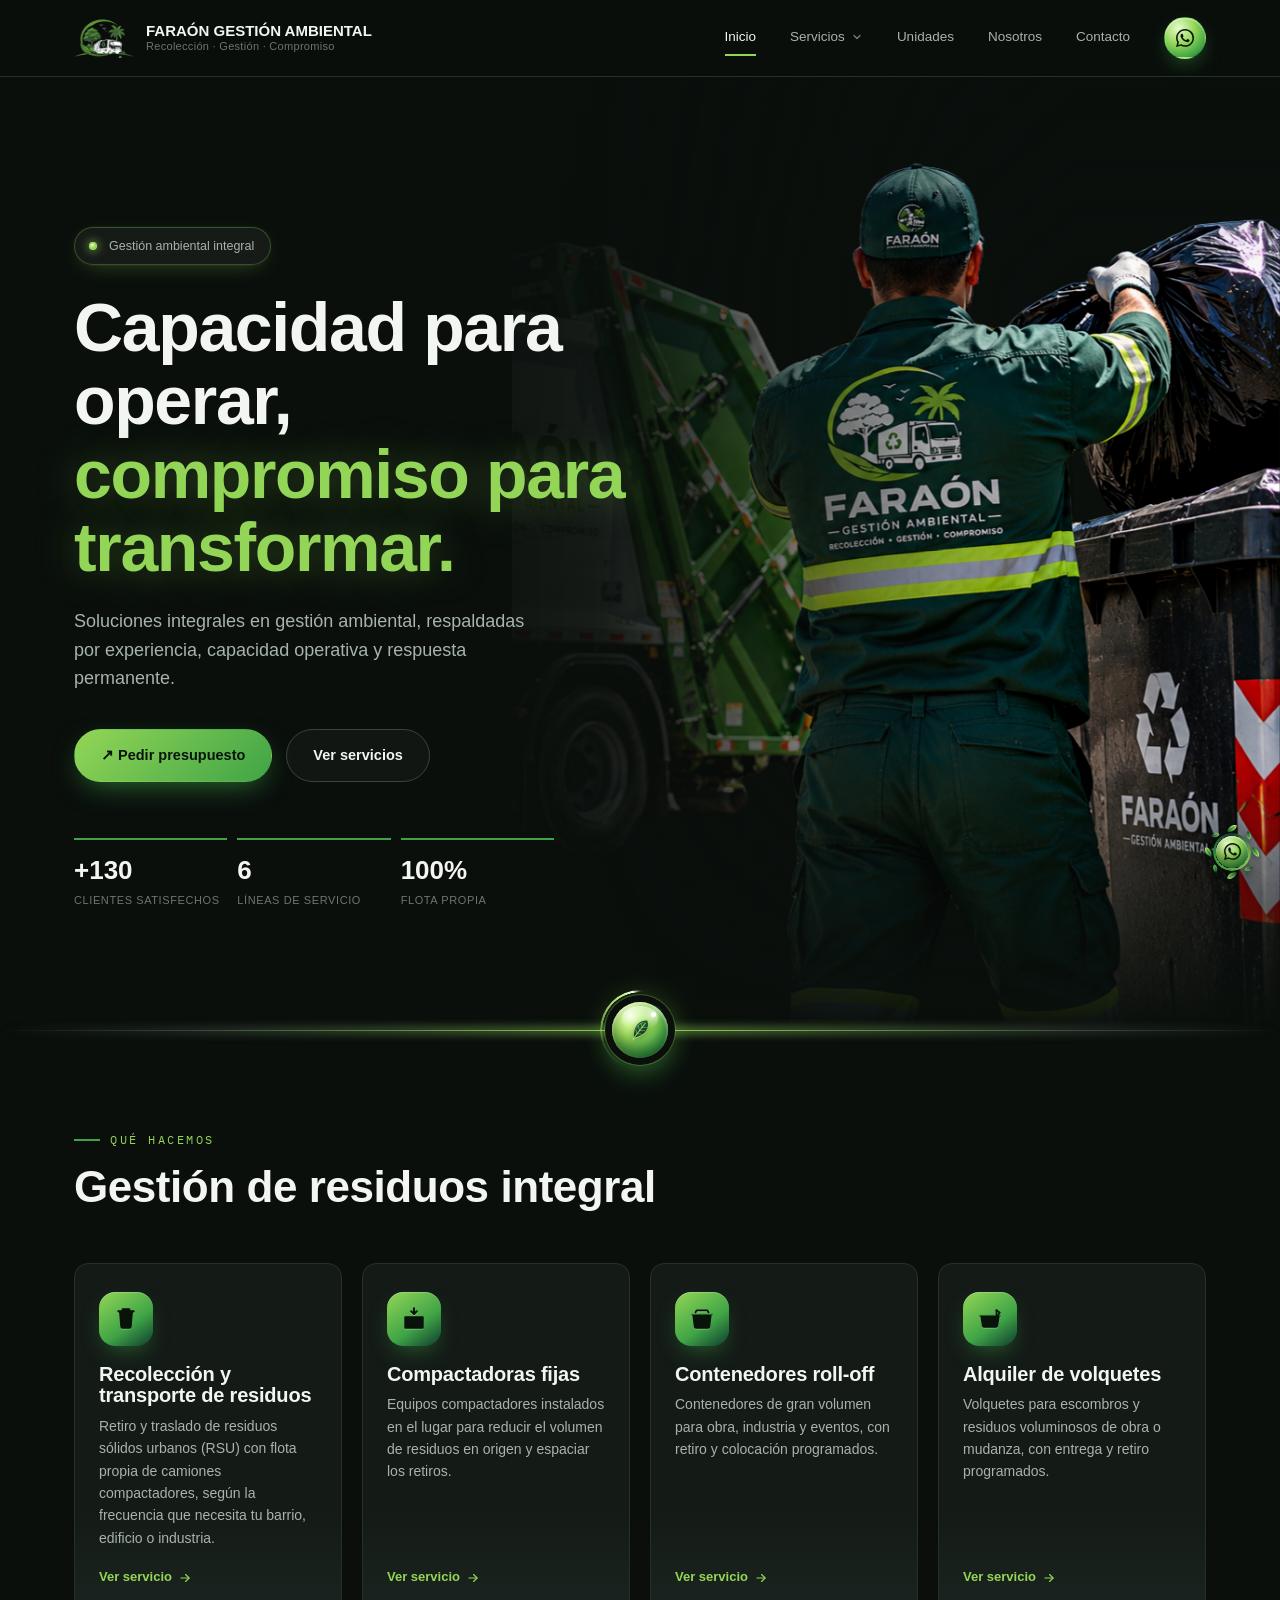
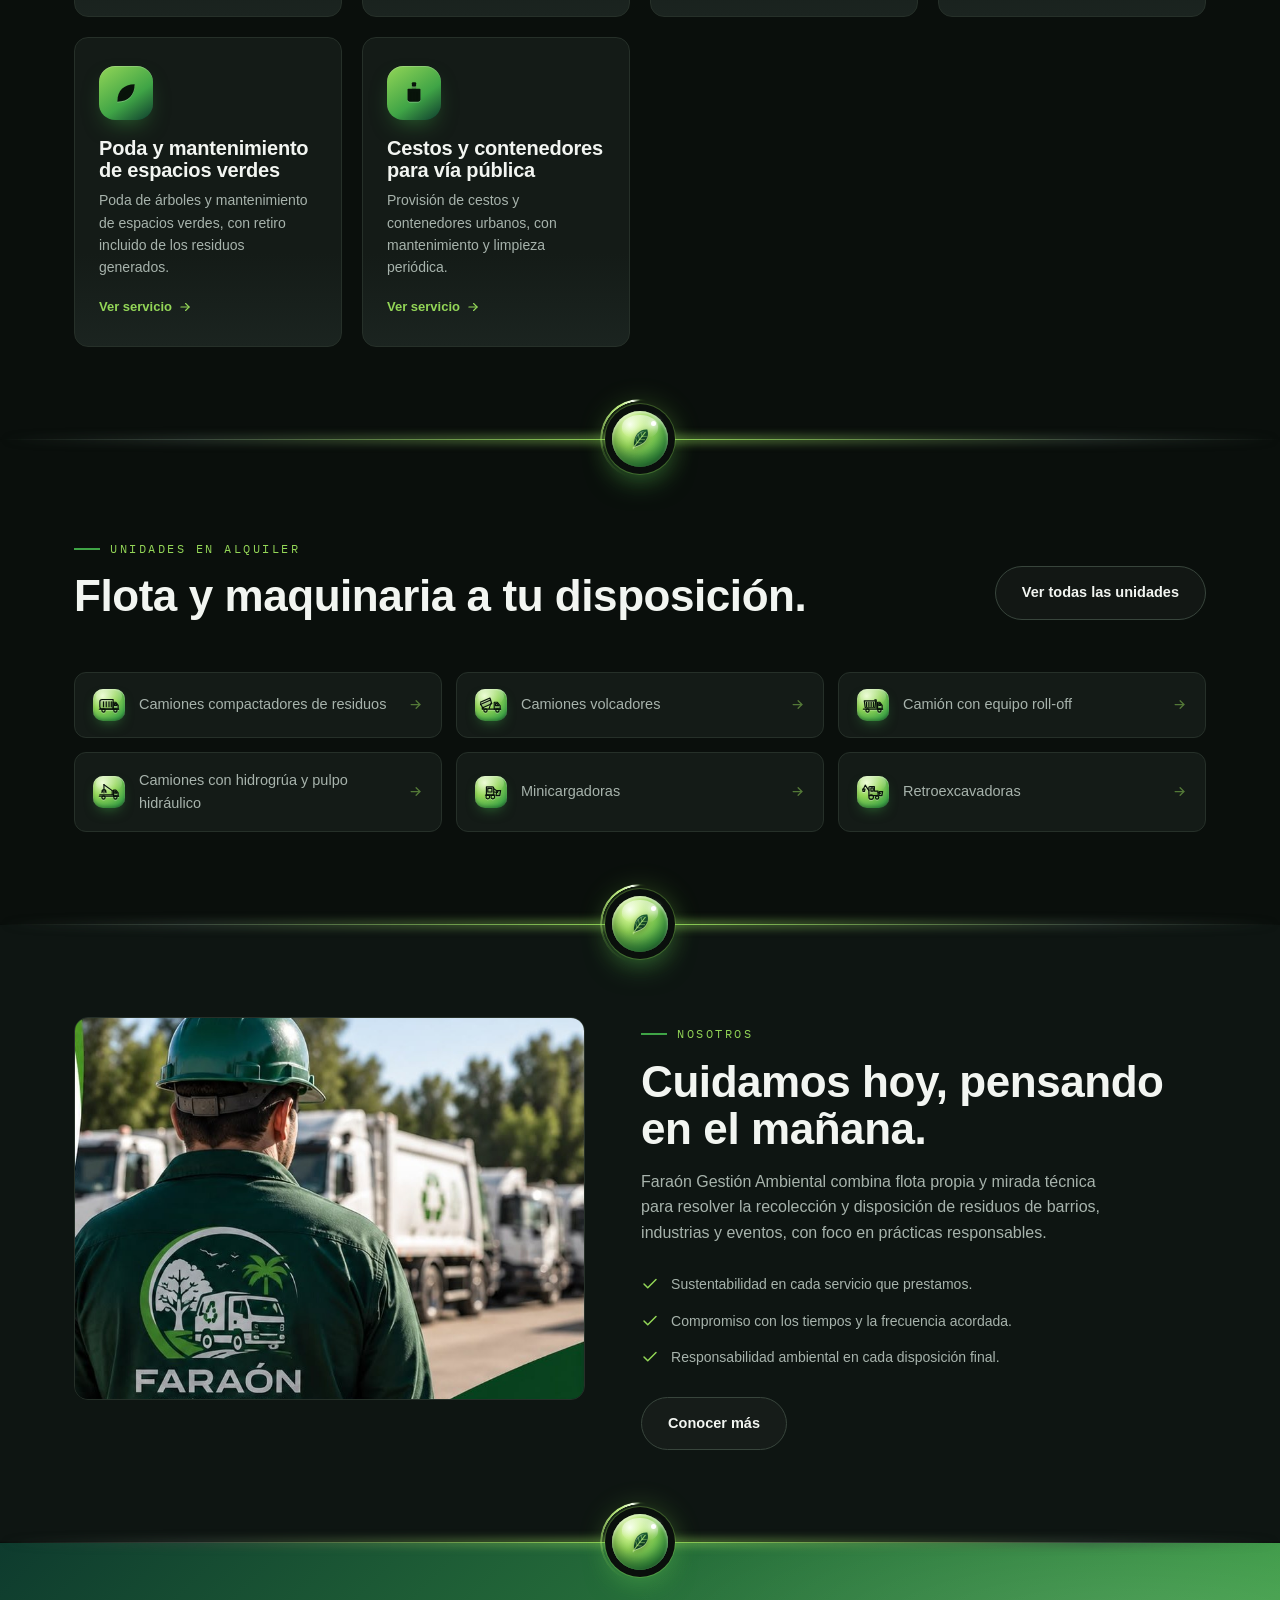
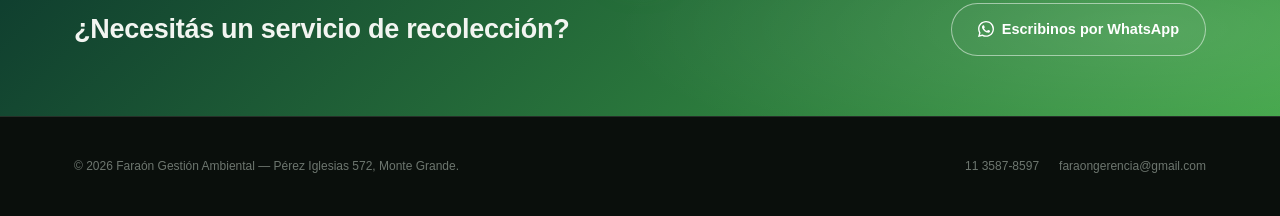
<file: index.html>
<!doctype html>
<html lang="es">
<head>
<meta charset="UTF-8" />
<meta name="viewport" content="width=device-width, initial-scale=1.0" />
<title>Faraón Gestión Ambiental — Recolección y gestión de residuos</title>
<meta name="description" content="Recolección y transporte de residuos sólidos urbanos (RSU), compactadoras fijas, contenedores roll-off, alquiler de volquetes y poda. Monte Grande, Buenos Aires." />
<link rel="icon" type="image/png" href="assets/logo-icon.png" />
<link rel="preconnect" href="https://fonts.googleapis.com" />
<link rel="preconnect" href="https://fonts.gstatic.com" crossorigin />
<link rel="stylesheet" href="https://api.fontshare.com/v2/css?f[]=clash-display@500,600,700&f[]=general-sans@400,500,600,700&display=swap" />
<link href="https://fonts.googleapis.com/css2?family=IBM+Plex+Mono:wght@500;600&display=swap" rel="stylesheet" />
<link rel="stylesheet" href="css/style.css?v=32" />
</head>
<body class="home">

<header class="site-header">
  <div class="container">
    <a href="index.html" class="brand">
      <img src="assets/logo-icon.png" alt="Faraón Gestión Ambiental" />
      <span class="brand-text">FARAÓN GESTIÓN AMBIENTAL<small>Recolección · Gestión · Compromiso</small></span>
    </a>
    <nav class="main-nav">
      <a href="index.html" class="active">Inicio</a>
      <a href="servicios.html">Servicios</a>
      <a href="unidades.html">Unidades</a>
      <a href="nosotros.html">Nosotros</a>
      <a href="contacto.html">Contacto</a>
      <a href="https://wa.me/5491135878597" class="btn btn-primary nav-whatsapp" target="_blank" rel="noopener" aria-label="WhatsApp"><svg width="18" height="18" viewBox="0 0 24 24" fill="currentColor"><path d="M17.472 14.382c-.297-.149-1.758-.867-2.03-.967-.273-.099-.471-.148-.67.15-.197.297-.767.966-.94 1.164-.173.199-.347.223-.644.075-.297-.15-1.255-.463-2.39-1.475-.883-.788-1.48-1.761-1.653-2.059-.173-.297-.018-.458.13-.606.134-.133.298-.347.446-.52.149-.174.198-.298.298-.497.099-.198.05-.371-.025-.52-.075-.149-.669-1.612-.916-2.207-.242-.579-.487-.5-.669-.51-.173-.008-.371-.01-.57-.01-.198 0-.52.074-.792.372-.272.297-1.04 1.016-1.04 2.479 0 1.462 1.065 2.875 1.213 3.074.149.198 2.096 3.2 5.077 4.487.709.306 1.262.489 1.694.625.712.227 1.36.195 1.871.118.571-.085 1.758-.719 2.006-1.413.248-.694.248-1.289.173-1.413-.074-.124-.272-.198-.57-.347m-5.421 7.403h-.004a9.87 9.87 0 0 1-5.031-1.378l-.361-.214-3.741.982.998-3.648-.235-.374a9.86 9.86 0 0 1-1.51-5.26c.001-5.45 4.436-9.884 9.888-9.884 2.64 0 5.122 1.03 6.988 2.898a9.825 9.825 0 0 1 2.893 6.994c-.003 5.45-4.437 9.884-9.885 9.884M20.52 3.449C18.24 1.245 15.24 0 12.045 0 5.463 0 .102 5.36.1 11.943c0 2.105.549 4.16 1.595 5.976L0 24l6.335-1.652c1.746.943 3.706 1.444 5.71 1.444h.005c6.585 0 11.946-5.36 11.949-11.944 0-3.19-1.24-6.19-3.502-8.4"/></svg></a>
    </nav>
    <button class="nav-toggle" aria-label="Abrir menú">
      <svg width="20" height="20" viewBox="0 0 24 24" fill="none" stroke="currentColor" stroke-width="1.8" stroke-linecap="round"><line x1="3" y1="6" x2="21" y2="6"/><line x1="3" y1="12" x2="21" y2="12"/><line x1="3" y1="18" x2="21" y2="18"/></svg>
    </button>
  </div>
</header>

<section class="hero">
  <div class="hero-photo">
    <img src="assets/camion-obrero.png" alt="Camión recolector y operario de Faraón Gestión Ambiental trabajando" />
  </div>
  <div class="hero-photo-fade"></div>
  <div class="container">
    <div class="hero-content">
      <div class="pill-badge hero-enter" style="animation-delay:.05s"><span class="dot"></span>Gestión ambiental integral</div>
      <h1 class="hero-enter" style="animation-delay:.16s">Capacidad para operar,<br /><span>compromiso para transformar.</span></h1>
      <p class="lead hero-enter" style="animation-delay:.27s">Soluciones integrales en gestión ambiental, respaldadas por experiencia, capacidad operativa y respuesta permanente.</p>
      <div class="hero-actions hero-enter" style="animation-delay:.38s">
        <a href="contacto.html" class="btn btn-primary">↗ Pedir presupuesto</a>
        <a href="servicios.html" class="btn btn-ghost">Ver servicios</a>
      </div>
      <div class="hero-stats hero-enter" style="animation-delay:.49s">
        <div class="hero-stat"><div class="num" data-count-to="130" data-prefix="+">0</div><div class="label">Clientes satisfechos</div></div>
        <div class="hero-stat"><div class="num" data-count-to="6">0</div><div class="label">Líneas de servicio</div></div>
        <div class="hero-stat"><div class="num" data-count-to="100" data-suffix="%">0</div><div class="label">Flota propia</div></div>
      </div>
    </div>
  </div>
</section>

<section>
  <div class="container">
    <div class="section-head reveal">
      <div class="eyebrow">Qué hacemos</div>
      <h2>Gestión de residuos integral</h2>
    </div>
    <div class="services-grid">
      <a href="recoleccion-rsu.html" class="service-card reveal">
        <div class="icon-badge">
          <svg width="26" height="26" viewBox="0 0 24 24" fill="currentColor"><path d="M9 2h6a1 1 0 0 1 1 1v1h3a1 1 0 1 1 0 2h-.6l-1.1 13.2A2 2 0 0 1 15.3 21H8.7a2 2 0 0 1-2-1.8L5.6 6H5a1 1 0 1 1 0-2h3V3a1 1 0 0 1 1-1Z"/><path d="M9 9v9M12 9v9M15 9v9" stroke="rgba(8,19,10,.35)" stroke-width="1.4" stroke-linecap="round"/></svg>
        </div>
        <h3>Recolección y transporte de residuos</h3>
        <p>Retiro y traslado de residuos sólidos urbanos (RSU) con flota propia de camiones compactadores, según la frecuencia que necesita tu barrio, edificio o industria.</p>
        <span class="card-more">Ver servicio <svg width="14" height="14" viewBox="0 0 24 24" fill="none" stroke="currentColor" stroke-width="2" stroke-linecap="round" stroke-linejoin="round"><line x1="5" y1="12" x2="19" y2="12"/><polyline points="13 6 19 12 13 18"/></svg></span>
      </a>
      <a href="compactadoras-fijas.html" class="service-card reveal">
        <div class="icon-badge">
          <svg width="26" height="26" viewBox="0 0 24 24" fill="currentColor"><path d="M4 9.5h16a1 1 0 0 1 1 1V20a1 1 0 0 1-1 1H4a1 1 0 0 1-1-1v-9.5a1 1 0 0 1 1-1Z"/><rect x="5.5" y="11.5" width="13" height="2.4" rx=".7" fill="rgba(8,19,10,.45)"/><path d="M7 17.2h10M7 19h10" stroke="rgba(8,19,10,.3)" stroke-width="1.2" stroke-linecap="round"/><path d="M12 2v5.2M9.4 4.8 12 7.4l2.6-2.6" fill="none" stroke="currentColor" stroke-width="1.8" stroke-linecap="round" stroke-linejoin="round"/></svg>
        </div>
        <h3>Compactadoras fijas</h3>
        <p>Equipos compactadores instalados en el lugar para reducir el volumen de residuos en origen y espaciar los retiros.</p>
        <span class="card-more">Ver servicio <svg width="14" height="14" viewBox="0 0 24 24" fill="none" stroke="currentColor" stroke-width="2" stroke-linecap="round" stroke-linejoin="round"><line x1="5" y1="12" x2="19" y2="12"/><polyline points="13 6 19 12 13 18"/></svg></span>
      </a>
      <a href="contenedores-roll-off.html" class="service-card reveal">
        <div class="icon-badge">
          <svg width="26" height="26" viewBox="0 0 24 24" fill="currentColor"><path d="M3 8h18l-1.4 11.2A2 2 0 0 1 17.6 21H6.4a2 2 0 0 1-2-1.8L3 8Z"/><path d="M2 8h20" stroke="rgba(8,19,10,.4)" stroke-width="1.6"/><path d="M6 6l1-2h10l1 2" fill="none" stroke="currentColor" stroke-width="1.6" stroke-linecap="round" stroke-linejoin="round"/></svg>
        </div>
        <h3>Contenedores roll-off</h3>
        <p>Contenedores de gran volumen para obra, industria y eventos, con retiro y colocación programados.</p>
        <span class="card-more">Ver servicio <svg width="14" height="14" viewBox="0 0 24 24" fill="none" stroke="currentColor" stroke-width="2" stroke-linecap="round" stroke-linejoin="round"><line x1="5" y1="12" x2="19" y2="12"/><polyline points="13 6 19 12 13 18"/></svg></span>
      </a>
      <a href="alquiler-volquetes.html" class="service-card reveal">
        <div class="icon-badge">
          <svg width="26" height="26" viewBox="0 0 24 24" fill="currentColor"><path d="M3 9h18l-1.5 9.4A2 2 0 0 1 17.5 20h-11a2 2 0 0 1-2-1.6L3 9Z"/><path d="M2 9h20" stroke="rgba(8,19,10,.4)" stroke-width="1.6"/><path d="M18 4l3 2.2-1.6 2.4" fill="none" stroke="currentColor" stroke-width="1.7" stroke-linecap="round" stroke-linejoin="round"/><path d="M18 4v4.4" stroke="currentColor" stroke-width="1.7" stroke-linecap="round"/></svg>
        </div>
        <h3>Alquiler de volquetes</h3>
        <p>Volquetes para escombros y residuos voluminosos de obra o mudanza, con entrega y retiro programados.</p>
        <span class="card-more">Ver servicio <svg width="14" height="14" viewBox="0 0 24 24" fill="none" stroke="currentColor" stroke-width="2" stroke-linecap="round" stroke-linejoin="round"><line x1="5" y1="12" x2="19" y2="12"/><polyline points="13 6 19 12 13 18"/></svg></span>
      </a>
      <a href="poda-espacios-verdes.html" class="service-card reveal">
        <div class="icon-badge">
          <svg width="26" height="26" viewBox="0 0 24 24" fill="currentColor"><path d="M20 4C10 4 4 10 4 20c10 0 16-6 16-16Z"/><path d="M7 17 17 7" stroke="rgba(8,19,10,.35)" stroke-width="1.4" stroke-linecap="round" fill="none"/></svg>
        </div>
        <h3>Poda y mantenimiento de espacios verdes</h3>
        <p>Poda de árboles y mantenimiento de espacios verdes, con retiro incluido de los residuos generados.</p>
        <span class="card-more">Ver servicio <svg width="14" height="14" viewBox="0 0 24 24" fill="none" stroke="currentColor" stroke-width="2" stroke-linecap="round" stroke-linejoin="round"><line x1="5" y1="12" x2="19" y2="12"/><polyline points="13 6 19 12 13 18"/></svg></span>
      </a>
      <a href="contenedores-urbanos.html" class="service-card reveal">
        <div class="icon-badge">
          <svg width="26" height="26" viewBox="0 0 24 24" fill="currentColor"><rect x="10" y="2" width="4" height="4" rx="1"/><rect x="10" y="5" width="4" height="12" rx="1" fill="rgba(8,19,10,.25)"/><path d="M6 9a1 1 0 0 1 1-1h10a1 1 0 0 1 1 1v9a2 2 0 0 1-2 2H8a2 2 0 0 1-2-2Z"/><path d="M9 12v6M12 12v6M15 12v6" stroke="rgba(8,19,10,.35)" stroke-width="1.3" stroke-linecap="round"/></svg>
        </div>
        <h3>Cestos y contenedores para vía pública</h3>
        <p>Provisión de cestos y contenedores urbanos, con mantenimiento y limpieza periódica.</p>
        <span class="card-more">Ver servicio <svg width="14" height="14" viewBox="0 0 24 24" fill="none" stroke="currentColor" stroke-width="2" stroke-linecap="round" stroke-linejoin="round"><line x1="5" y1="12" x2="19" y2="12"/><polyline points="13 6 19 12 13 18"/></svg></span>
      </a>
    </div>
  </div>
</section>

<section id="unidades-home">
  <div class="container">
    <div class="section-head reveal units-home-head">
      <div>
        <div class="eyebrow">Unidades en alquiler</div>
        <h2>Flota y maquinaria a tu disposición.</h2>
      </div>
      <a href="unidades.html" class="btn btn-ghost">Ver todas las unidades</a>
    </div>
    <div class="svc-tiles reveal">
        <a href="unidades.html#compactadores" class="svc-tile unit-tile"><span class="dd-icon"><svg width="22" height="22" viewBox="0 0 48 48" fill="none" stroke="currentColor" stroke-width="2" stroke-linecap="round" stroke-linejoin="round" aria-hidden="true"><path d="M9 12h24v21H9a5 5 0 0 1-5-5V17a5 5 0 0 1 5-5Z" fill="currentColor" fill-opacity=".14"/><path d="M12 17v11M18 17v11M24 17v11M29 17v11"/><path d="M33 18h6l5 7v8H33Z" fill="currentColor" fill-opacity=".14"/><path d="M36 21h3l2.5 4H36Z"/><path d="M3 33h42"/><circle cx="12" cy="36" r="3.5"/><circle cx="38" cy="36" r="3.5"/></svg></span><span class="svc-tile-title">Camiones compactadores de residuos</span><span class="svc-tile-arrow"><svg width="15" height="15" viewBox="0 0 24 24" fill="none" stroke="currentColor" stroke-width="2" stroke-linecap="round" stroke-linejoin="round"><line x1="5" y1="12" x2="19" y2="12"/><polyline points="13 6 19 12 13 18"/></svg></span></a>
        <a href="unidades.html#volcadores" class="svc-tile unit-tile"><span class="dd-icon"><svg width="22" height="22" viewBox="0 0 48 48" fill="none" stroke="currentColor" stroke-width="2" stroke-linecap="round" stroke-linejoin="round" aria-hidden="true"><g transform="rotate(-24 6 30)"><path d="M4 17h25l-1.5 13H6Z" fill="currentColor" fill-opacity=".14"/><path d="M4 21.5h24.5"/></g><path d="M20 32l3.5-11"/><circle cx="6" cy="30.5" r="1.3" fill="currentColor"/><path d="M31 18h7l6 8v7H31Z" fill="currentColor" fill-opacity=".14"/><path d="M34 21h3.5l3 4.5H34Z"/><path d="M5 33h40"/><circle cx="12" cy="36" r="3.5"/><circle cx="38" cy="36" r="3.5"/></svg></span><span class="svc-tile-title">Camiones volcadores</span><span class="svc-tile-arrow"><svg width="15" height="15" viewBox="0 0 24 24" fill="none" stroke="currentColor" stroke-width="2" stroke-linecap="round" stroke-linejoin="round"><line x1="5" y1="12" x2="19" y2="12"/><polyline points="13 6 19 12 13 18"/></svg></span></a>
        <a href="unidades.html#roll-off" class="svc-tile unit-tile"><span class="dd-icon"><svg width="22" height="22" viewBox="0 0 48 48" fill="none" stroke="currentColor" stroke-width="2" stroke-linecap="round" stroke-linejoin="round" aria-hidden="true"><path d="M5 15h25l-2 15H7Z" fill="currentColor" fill-opacity=".14"/><path d="M10 18v9M15 18v9M20 18v9M25 18v9"/><path d="M31 31V13h-3"/><path d="M34 18h5l5 7v8H34Z" fill="currentColor" fill-opacity=".14"/><path d="M36.5 21h2.5l2.5 4h-5Z"/><path d="M3 33h42"/><circle cx="12" cy="36" r="3.5"/><circle cx="38" cy="36" r="3.5"/></svg></span><span class="svc-tile-title">Camión con equipo roll-off</span><span class="svc-tile-arrow"><svg width="15" height="15" viewBox="0 0 24 24" fill="none" stroke="currentColor" stroke-width="2" stroke-linecap="round" stroke-linejoin="round"><line x1="5" y1="12" x2="19" y2="12"/><polyline points="13 6 19 12 13 18"/></svg></span></a>
        <a href="unidades.html#hidrogrua" class="svc-tile unit-tile"><span class="dd-icon"><svg width="22" height="22" viewBox="0 0 48 48" fill="none" stroke="currentColor" stroke-width="2" stroke-linecap="round" stroke-linejoin="round" aria-hidden="true"><path d="M34 20h5l5 6v7H34Z" fill="currentColor" fill-opacity=".14"/><path d="M36.5 23h2.5l2.5 3.5h-5Z"/><path d="M4 30h30"/><path d="M31 30v-9"/><path d="M31 21 13 8" stroke-width="2.6"/><path d="M13 8v11.5"/><path d="M8.5 22c1-4 8-4 9 0M10 22l-1.5 3.5M13 21.5V26M16 22l1.5 3.5"/><path d="M3 33h42"/><circle cx="12" cy="36" r="3.5"/><circle cx="38" cy="36" r="3.5"/></svg></span><span class="svc-tile-title">Camiones con hidrogrúa y pulpo hidráulico</span><span class="svc-tile-arrow"><svg width="15" height="15" viewBox="0 0 24 24" fill="none" stroke="currentColor" stroke-width="2" stroke-linecap="round" stroke-linejoin="round"><line x1="5" y1="12" x2="19" y2="12"/><polyline points="13 6 19 12 13 18"/></svg></span></a>
        <a href="unidades.html#minicargadoras" class="svc-tile unit-tile"><span class="dd-icon"><svg width="22" height="22" viewBox="0 0 48 48" fill="none" stroke="currentColor" stroke-width="2" stroke-linecap="round" stroke-linejoin="round" aria-hidden="true"><path d="M14 13h13a3 3 0 0 1 3 3v15H14Z" fill="currentColor" fill-opacity=".14"/><path d="M17 16h9v8h-9Z"/><path d="M30 17l9 6"/><path d="M30 24l8 1"/><path d="M37 21h8l-2 11h-8Z" fill="currentColor" fill-opacity=".14"/><path d="M12 31h20"/><circle cx="17" cy="35" r="4"/><circle cx="28" cy="35" r="4"/></svg></span><span class="svc-tile-title">Minicargadoras</span><span class="svc-tile-arrow"><svg width="15" height="15" viewBox="0 0 24 24" fill="none" stroke="currentColor" stroke-width="2" stroke-linecap="round" stroke-linejoin="round"><line x1="5" y1="12" x2="19" y2="12"/><polyline points="13 6 19 12 13 18"/></svg></span></a>
        <a href="unidades.html#retroexcavadoras" class="svc-tile unit-tile"><span class="dd-icon"><svg width="22" height="22" viewBox="0 0 48 48" fill="none" stroke="currentColor" stroke-width="2" stroke-linecap="round" stroke-linejoin="round" aria-hidden="true"><path d="M17 12h10v10h8v10H15V14a2 2 0 0 1 2-2Z" fill="currentColor" fill-opacity=".14"/><path d="M19.5 15h5v7h-5Z"/><path d="M35 25l5 2"/><path d="M38 23h7l-1.5 9H37Z" fill="currentColor" fill-opacity=".14"/><path d="M15 21 7 9l-4 9"/><path d="M1.5 17.5h5l-1 5h-3.5Z" fill="currentColor" fill-opacity=".14"/><circle cx="20" cy="35" r="5"/><circle cx="33" cy="36" r="3.5"/></svg></span><span class="svc-tile-title">Retroexcavadoras</span><span class="svc-tile-arrow"><svg width="15" height="15" viewBox="0 0 24 24" fill="none" stroke="currentColor" stroke-width="2" stroke-linecap="round" stroke-linejoin="round"><line x1="5" y1="12" x2="19" y2="12"/><polyline points="13 6 19 12 13 18"/></svg></span></a>
    </div>
  </div>
</section>

<section class="alt">
  <div class="container about-grid">
    <div class="about-art reveal-scale">
      <img src="assets/nosotros-foto.jpg" alt="Operario de Faraón Gestión Ambiental frente a la flota de camiones recolectores" style="position:absolute; inset:0; width:100%; height:100%; object-fit:cover;" />
    </div>
    <div class="reveal">
      <div class="eyebrow">Nosotros</div>
      <h2>Cuidamos hoy, pensando en el mañana.</h2>
      <p style="margin-top:16px; max-width:460px;">Faraón Gestión Ambiental combina flota propia y mirada técnica para resolver la recolección y disposición de residuos de barrios, industrias y eventos, con foco en prácticas responsables.</p>
      <ul class="about-list">
        <li><svg width="18" height="18" viewBox="0 0 24 24" fill="none" stroke="currentColor" stroke-width="2" stroke-linecap="round" stroke-linejoin="round"><polyline points="20 6 9 17 4 12"/></svg> Sustentabilidad en cada servicio que prestamos.</li>
        <li><svg width="18" height="18" viewBox="0 0 24 24" fill="none" stroke="currentColor" stroke-width="2" stroke-linecap="round" stroke-linejoin="round"><polyline points="20 6 9 17 4 12"/></svg> Compromiso con los tiempos y la frecuencia acordada.</li>
        <li><svg width="18" height="18" viewBox="0 0 24 24" fill="none" stroke="currentColor" stroke-width="2" stroke-linecap="round" stroke-linejoin="round"><polyline points="20 6 9 17 4 12"/></svg> Responsabilidad ambiental en cada disposición final.</li>
      </ul>
      <a href="nosotros.html" class="btn btn-ghost" style="margin-top:28px;">Conocer más</a>
    </div>
  </div>
</section>

<section class="cta-strip">
  <div class="container reveal">
    <h2>¿Necesitás un servicio de recolección?</h2>
    <a href="https://wa.me/5491135878597" class="btn btn-ghost" target="_blank" rel="noopener"><svg width="16" height="16" viewBox="0 0 24 24" fill="currentColor"><path d="M17.472 14.382c-.297-.149-1.758-.867-2.03-.967-.273-.099-.471-.148-.67.15-.197.297-.767.966-.94 1.164-.173.199-.347.223-.644.075-.297-.15-1.255-.463-2.39-1.475-.883-.788-1.48-1.761-1.653-2.059-.173-.297-.018-.458.13-.606.134-.133.298-.347.446-.52.149-.174.198-.298.298-.497.099-.198.05-.371-.025-.52-.075-.149-.669-1.612-.916-2.207-.242-.579-.487-.5-.669-.51-.173-.008-.371-.01-.57-.01-.198 0-.52.074-.792.372-.272.297-1.04 1.016-1.04 2.479 0 1.462 1.065 2.875 1.213 3.074.149.198 2.096 3.2 5.077 4.487.709.306 1.262.489 1.694.625.712.227 1.36.195 1.871.118.571-.085 1.758-.719 2.006-1.413.248-.694.248-1.289.173-1.413-.074-.124-.272-.198-.57-.347m-5.421 7.403h-.004a9.87 9.87 0 0 1-5.031-1.378l-.361-.214-3.741.982.998-3.648-.235-.374a9.86 9.86 0 0 1-1.51-5.26c.001-5.45 4.436-9.884 9.888-9.884 2.64 0 5.122 1.03 6.988 2.898a9.825 9.825 0 0 1 2.893 6.994c-.003 5.45-4.437 9.884-9.885 9.884M20.52 3.449C18.24 1.245 15.24 0 12.045 0 5.463 0 .102 5.36.1 11.943c0 2.105.549 4.16 1.595 5.976L0 24l6.335-1.652c1.746.943 3.706 1.444 5.71 1.444h.005c6.585 0 11.946-5.36 11.949-11.944 0-3.19-1.24-6.19-3.502-8.4"/></svg> Escribinos por WhatsApp</a>
  </div>
</section>

<footer>
  <div class="container">
    <p>&copy; 2026 Faraón Gestión Ambiental — Pérez Iglesias 572, Monte Grande.</p>
    <div class="footer-links">
      <a href="tel:+541135878597">11 3587-8597</a>
      <a href="mailto:faraongerencia@gmail.com">faraongerencia@gmail.com</a>
    </div>
  </div>
</footer>

<script src="js/main.js?v=22"></script>
</body>
</html>
</file>
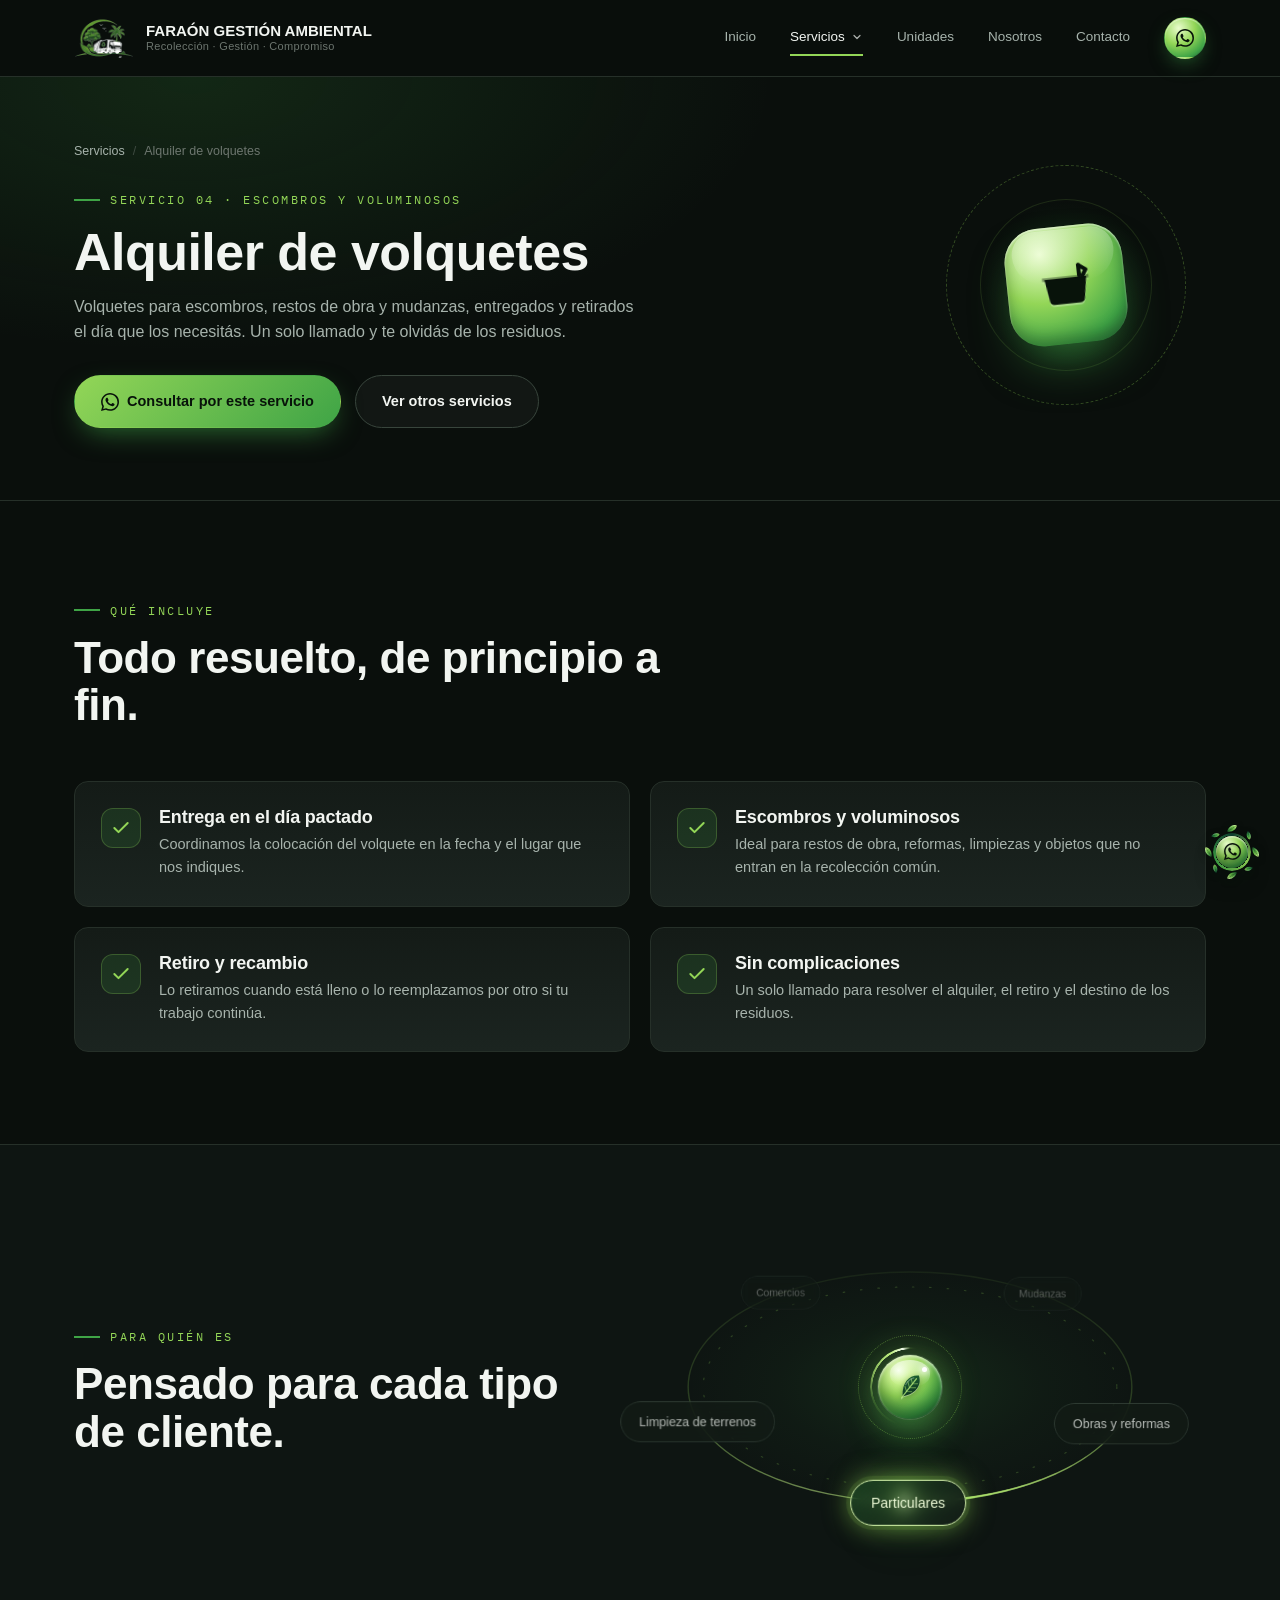
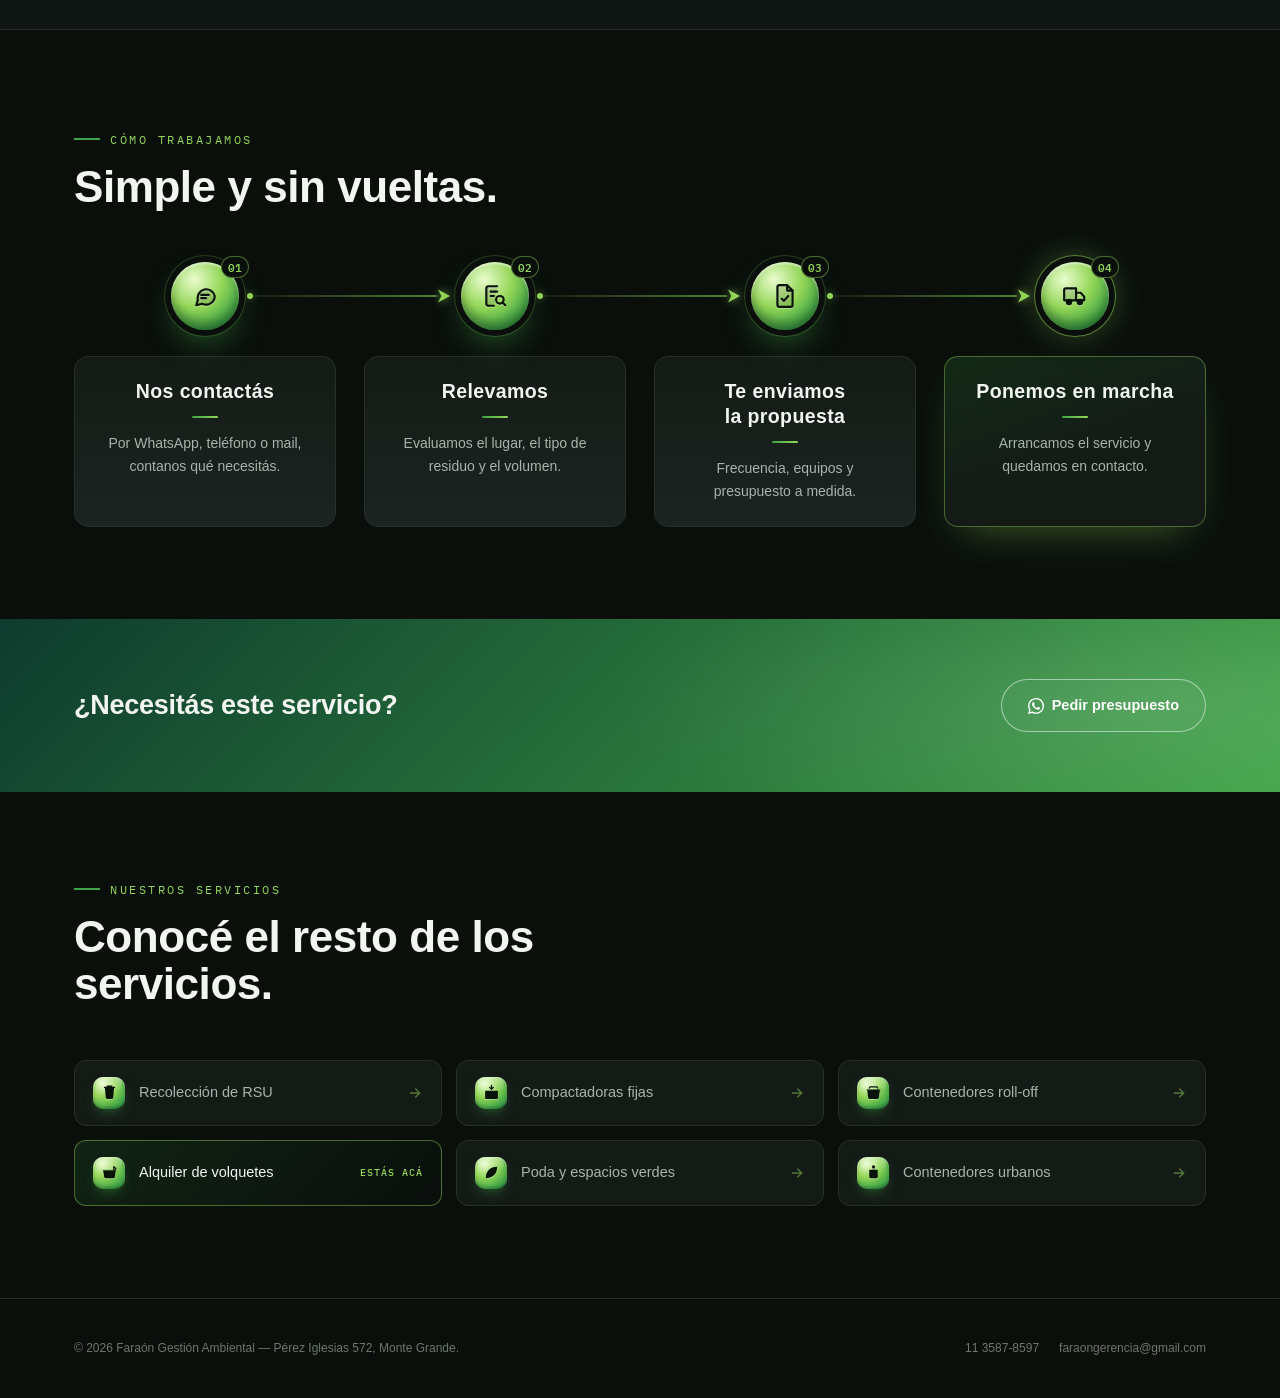
<file: alquiler-volquetes.html>
<!doctype html>
<html lang="es">
<head>
<meta charset="UTF-8" />
<meta name="viewport" content="width=device-width, initial-scale=1.0" />
<title>Alquiler de volquetes — Faraón Gestión Ambiental</title>
<meta name="description" content="Volquetes para escombros, restos de obra y mudanzas, entregados y retirados el día que los necesitás. Un solo llamado y te olvidás de los residuos." />
<link rel="icon" type="image/png" href="assets/logo-icon.png" />
<link rel="preconnect" href="https://fonts.googleapis.com" />
<link rel="preconnect" href="https://fonts.gstatic.com" crossorigin />
<link rel="stylesheet" href="https://api.fontshare.com/v2/css?f[]=clash-display@500,600,700&f[]=general-sans@400,500,600,700&display=swap" />
<link href="https://fonts.googleapis.com/css2?family=IBM+Plex+Mono:wght@500;600&display=swap" rel="stylesheet" />
<link rel="stylesheet" href="css/style.css?v=32" />
</head>
<body>

<header class="site-header">
  <div class="container">
    <a href="index.html" class="brand">
      <img src="assets/logo-icon.png" alt="Faraón Gestión Ambiental" />
      <span class="brand-text">FARAÓN GESTIÓN AMBIENTAL<small>Recolección · Gestión · Compromiso</small></span>
    </a>
    <nav class="main-nav">
      <a href="index.html">Inicio</a>
      <a href="servicios.html" class="active">Servicios</a>
      <a href="unidades.html">Unidades</a>
      <a href="nosotros.html">Nosotros</a>
      <a href="contacto.html">Contacto</a>
      <a href="https://wa.me/5491135878597" class="btn btn-primary nav-whatsapp" target="_blank" rel="noopener" aria-label="WhatsApp"><svg width="18" height="18" viewBox="0 0 24 24" fill="currentColor"><path d="M17.472 14.382c-.297-.149-1.758-.867-2.03-.967-.273-.099-.471-.148-.67.15-.197.297-.767.966-.94 1.164-.173.199-.347.223-.644.075-.297-.15-1.255-.463-2.39-1.475-.883-.788-1.48-1.761-1.653-2.059-.173-.297-.018-.458.13-.606.134-.133.298-.347.446-.52.149-.174.198-.298.298-.497.099-.198.05-.371-.025-.52-.075-.149-.669-1.612-.916-2.207-.242-.579-.487-.5-.669-.51-.173-.008-.371-.01-.57-.01-.198 0-.52.074-.792.372-.272.297-1.04 1.016-1.04 2.479 0 1.462 1.065 2.875 1.213 3.074.149.198 2.096 3.2 5.077 4.487.709.306 1.262.489 1.694.625.712.227 1.36.195 1.871.118.571-.085 1.758-.719 2.006-1.413.248-.694.248-1.289.173-1.413-.074-.124-.272-.198-.57-.347m-5.421 7.403h-.004a9.87 9.87 0 0 1-5.031-1.378l-.361-.214-3.741.982.998-3.648-.235-.374a9.86 9.86 0 0 1-1.51-5.26c.001-5.45 4.436-9.884 9.888-9.884 2.64 0 5.122 1.03 6.988 2.898a9.825 9.825 0 0 1 2.893 6.994c-.003 5.45-4.437 9.884-9.885 9.884M20.52 3.449C18.24 1.245 15.24 0 12.045 0 5.463 0 .102 5.36.1 11.943c0 2.105.549 4.16 1.595 5.976L0 24l6.335-1.652c1.746.943 3.706 1.444 5.71 1.444h.005c6.585 0 11.946-5.36 11.949-11.944 0-3.19-1.24-6.19-3.502-8.4"/></svg></a>
    </nav>
    <button class="nav-toggle" aria-label="Abrir menú">
      <svg width="20" height="20" viewBox="0 0 24 24" fill="none" stroke="currentColor" stroke-width="1.8" stroke-linecap="round"><line x1="3" y1="6" x2="21" y2="6"/><line x1="3" y1="12" x2="21" y2="12"/><line x1="3" y1="18" x2="21" y2="18"/></svg>
    </button>
  </div>
</header>

<section class="page-hero svc-hero">
  <div class="container svc-hero-grid">
    <div>
      <nav class="breadcrumb" aria-label="Ubicación"><a href="servicios.html">Servicios</a><span>/</span>Alquiler de volquetes</nav>
      <div class="eyebrow">Servicio 04 · Escombros y voluminosos</div>
      <h1>Alquiler de volquetes</h1>
      <p>Volquetes para escombros, restos de obra y mudanzas, entregados y retirados el día que los necesitás. Un solo llamado y te olvidás de los residuos.</p>
      <div class="hero-actions">
        <a href="https://wa.me/5491135878597?text=Hola%21%20Quiero%20consultar%20por%20el%20servicio%20de%20alquiler%20de%20volquetes." class="btn btn-primary" target="_blank" rel="noopener"><svg width="18" height="18" viewBox="0 0 24 24" fill="currentColor"><path d="M17.472 14.382c-.297-.149-1.758-.867-2.03-.967-.273-.099-.471-.148-.67.15-.197.297-.767.966-.94 1.164-.173.199-.347.223-.644.075-.297-.15-1.255-.463-2.39-1.475-.883-.788-1.48-1.761-1.653-2.059-.173-.297-.018-.458.13-.606.134-.133.298-.347.446-.52.149-.174.198-.298.298-.497.099-.198.05-.371-.025-.52-.075-.149-.669-1.612-.916-2.207-.242-.579-.487-.5-.669-.51-.173-.008-.371-.01-.57-.01-.198 0-.52.074-.792.372-.272.297-1.04 1.016-1.04 2.479 0 1.462 1.065 2.875 1.213 3.074.149.198 2.096 3.2 5.077 4.487.709.306 1.262.489 1.694.625.712.227 1.36.195 1.871.118.571-.085 1.758-.719 2.006-1.413.248-.694.248-1.289.173-1.413-.074-.124-.272-.198-.57-.347m-5.421 7.403h-.004a9.87 9.87 0 0 1-5.031-1.378l-.361-.214-3.741.982.998-3.648-.235-.374a9.86 9.86 0 0 1-1.51-5.26c.001-5.45 4.436-9.884 9.888-9.884 2.64 0 5.122 1.03 6.988 2.898a9.825 9.825 0 0 1 2.893 6.994c-.003 5.45-4.437 9.884-9.885 9.884M20.52 3.449C18.24 1.245 15.24 0 12.045 0 5.463 0 .102 5.36.1 11.943c0 2.105.549 4.16 1.595 5.976L0 24l6.335-1.652c1.746.943 3.706 1.444 5.71 1.444h.005c6.585 0 11.946-5.36 11.949-11.944 0-3.19-1.24-6.19-3.502-8.4"/></svg> Consultar por este servicio</a>
        <a href="#otros-servicios" class="btn btn-ghost">Ver otros servicios</a>
      </div>
    </div>
    <div class="svc-hero-art" aria-hidden="true">
      <span class="svc-hero-ring"></span><span class="svc-hero-ring r2"></span>
      <span class="svc-hero-badge"><svg width="56" height="56" viewBox="0 0 24 24" fill="currentColor"><path d="M3 9h18l-1.5 9.4A2 2 0 0 1 17.5 20h-11a2 2 0 0 1-2-1.6L3 9Z"/><path d="M2 9h20" stroke="rgba(8,19,10,.4)" stroke-width="1.6"/><path d="M18 4l3 2.2-1.6 2.4" fill="none" stroke="currentColor" stroke-width="1.7" stroke-linecap="round" stroke-linejoin="round"/><path d="M18 4v4.4" stroke="currentColor" stroke-width="1.7" stroke-linecap="round"/></svg></span>
    </div>
  </div>
</section>

<section>
  <div class="container">
    <div class="section-head reveal">
      <div class="eyebrow">Qué incluye</div>
      <h2>Todo resuelto, de principio a fin.</h2>
    </div>
    <div class="svc-features">
        <div class="svc-feature reveal"><span class="svc-feature-check"><svg width="20" height="20" viewBox="0 0 24 24" fill="none" stroke="currentColor" stroke-width="2.4" stroke-linecap="round" stroke-linejoin="round"><polyline points="20 6 9 17 4 12"/></svg></span><div><h3>Entrega en el día pactado</h3><p>Coordinamos la colocación del volquete en la fecha y el lugar que nos indiques.</p></div></div>
        <div class="svc-feature reveal"><span class="svc-feature-check"><svg width="20" height="20" viewBox="0 0 24 24" fill="none" stroke="currentColor" stroke-width="2.4" stroke-linecap="round" stroke-linejoin="round"><polyline points="20 6 9 17 4 12"/></svg></span><div><h3>Escombros y voluminosos</h3><p>Ideal para restos de obra, reformas, limpiezas y objetos que no entran en la recolección común.</p></div></div>
        <div class="svc-feature reveal"><span class="svc-feature-check"><svg width="20" height="20" viewBox="0 0 24 24" fill="none" stroke="currentColor" stroke-width="2.4" stroke-linecap="round" stroke-linejoin="round"><polyline points="20 6 9 17 4 12"/></svg></span><div><h3>Retiro y recambio</h3><p>Lo retiramos cuando está lleno o lo reemplazamos por otro si tu trabajo continúa.</p></div></div>
        <div class="svc-feature reveal"><span class="svc-feature-check"><svg width="20" height="20" viewBox="0 0 24 24" fill="none" stroke="currentColor" stroke-width="2.4" stroke-linecap="round" stroke-linejoin="round"><polyline points="20 6 9 17 4 12"/></svg></span><div><h3>Sin complicaciones</h3><p>Un solo llamado para resolver el alquiler, el retiro y el destino de los residuos.</p></div></div>
    </div>
  </div>
</section>

<section class="alt">
  <div class="container svc-audience reveal">
    <div>
      <div class="eyebrow">Para quién es</div>
      <h2>Pensado para cada tipo de cliente.</h2>
    </div>
    <div class="svc-tags"><span class="svc-tag">Particulares</span><span class="svc-tag">Obras y reformas</span><span class="svc-tag">Mudanzas</span><span class="svc-tag">Comercios</span><span class="svc-tag">Limpieza de terrenos</span></div>
  </div>
</section>

<section>
  <div class="container">
    <div class="section-head reveal">
      <div class="eyebrow">Cómo trabajamos</div>
      <h2>Simple y sin vueltas.</h2>
    </div>
    <div class="svc-steps">
        <div class="svc-step reveal"><span class="step-link" aria-hidden="true"><span class="step-flow"></span><svg class="step-arrow" width="14" height="16" viewBox="0 0 14 16"><path d="M1 1.5 13 8 1 14.5 4.4 8Z"/></svg></span><div class="step-node"><span class="step-icon"><svg width="26" height="26" viewBox="0 0 24 24" fill="none" stroke="currentColor" stroke-width="2" stroke-linecap="round" stroke-linejoin="round"><path d="M21 12a8 8 0 0 1-11.6 7.1L4 20.5l1.4-4.9A8 8 0 1 1 21 12Z" fill="rgba(8,19,10,.12)"/><path d="M8.5 11h7M8.5 14h4.5"/></svg></span><span class="step-num">01</span></div><div class="step-body"><h3>Nos contactás</h3><p>Por WhatsApp, teléfono o mail, contanos qué necesitás.</p></div></div>
        <div class="svc-step reveal"><span class="step-link" aria-hidden="true"><span class="step-flow"></span><svg class="step-arrow" width="14" height="16" viewBox="0 0 14 16"><path d="M1 1.5 13 8 1 14.5 4.4 8Z"/></svg></span><div class="step-node"><span class="step-icon"><svg width="26" height="26" viewBox="0 0 24 24" fill="none" stroke="currentColor" stroke-width="2" stroke-linecap="round" stroke-linejoin="round"><path d="M14 3H6a2 2 0 0 0-2 2v14a2 2 0 0 0 2 2h5" fill="rgba(8,19,10,.12)"/><path d="M8 8h6M8 12h3"/><circle cx="16.5" cy="15.5" r="3.5"/><path d="m19 18 2.5 2.5"/></svg></span><span class="step-num">02</span></div><div class="step-body"><h3>Relevamos</h3><p>Evaluamos el lugar, el tipo de residuo y el volumen.</p></div></div>
        <div class="svc-step reveal"><span class="step-link" aria-hidden="true"><span class="step-flow"></span><svg class="step-arrow" width="14" height="16" viewBox="0 0 14 16"><path d="M1 1.5 13 8 1 14.5 4.4 8Z"/></svg></span><div class="step-node"><span class="step-icon"><svg width="26" height="26" viewBox="0 0 24 24" fill="none" stroke="currentColor" stroke-width="2" stroke-linecap="round" stroke-linejoin="round"><path d="M14 2H7a2 2 0 0 0-2 2v16a2 2 0 0 0 2 2h10a2 2 0 0 0 2-2V7Z" fill="rgba(8,19,10,.12)"/><path d="M14 2v5h5"/><path d="m9 14.5 2 2 4-4.5"/></svg></span><span class="step-num">03</span></div><div class="step-body"><h3>Te enviamos la propuesta</h3><p>Frecuencia, equipos y presupuesto a medida.</p></div></div>
        <div class="svc-step reveal is-final"><div class="step-node"><span class="step-icon"><svg width="26" height="26" viewBox="0 0 24 24" fill="none" stroke="currentColor" stroke-width="2" stroke-linecap="round" stroke-linejoin="round"><path d="M2 6.5A1.5 1.5 0 0 1 3.5 5H13v11H2Z" fill="rgba(8,19,10,.12)"/><path d="M13 9h4.2l3.3 3.6V16H13"/><circle cx="6.5" cy="17.5" r="2" fill="currentColor"/><circle cx="16.5" cy="17.5" r="2" fill="currentColor"/></svg></span><span class="step-num">04</span></div><div class="step-body"><h3>Ponemos en marcha</h3><p>Arrancamos el servicio y quedamos en contacto.</p></div></div>
    </div>
  </div>
</section>

<section class="cta-strip">
  <div class="container reveal">
    <h2>¿Necesitás este servicio?</h2>
    <a href="https://wa.me/5491135878597?text=Hola%21%20Quiero%20consultar%20por%20el%20servicio%20de%20alquiler%20de%20volquetes." class="btn btn-ghost" target="_blank" rel="noopener"><svg width="16" height="16" viewBox="0 0 24 24" fill="currentColor"><path d="M17.472 14.382c-.297-.149-1.758-.867-2.03-.967-.273-.099-.471-.148-.67.15-.197.297-.767.966-.94 1.164-.173.199-.347.223-.644.075-.297-.15-1.255-.463-2.39-1.475-.883-.788-1.48-1.761-1.653-2.059-.173-.297-.018-.458.13-.606.134-.133.298-.347.446-.52.149-.174.198-.298.298-.497.099-.198.05-.371-.025-.52-.075-.149-.669-1.612-.916-2.207-.242-.579-.487-.5-.669-.51-.173-.008-.371-.01-.57-.01-.198 0-.52.074-.792.372-.272.297-1.04 1.016-1.04 2.479 0 1.462 1.065 2.875 1.213 3.074.149.198 2.096 3.2 5.077 4.487.709.306 1.262.489 1.694.625.712.227 1.36.195 1.871.118.571-.085 1.758-.719 2.006-1.413.248-.694.248-1.289.173-1.413-.074-.124-.272-.198-.57-.347m-5.421 7.403h-.004a9.87 9.87 0 0 1-5.031-1.378l-.361-.214-3.741.982.998-3.648-.235-.374a9.86 9.86 0 0 1-1.51-5.26c.001-5.45 4.436-9.884 9.888-9.884 2.64 0 5.122 1.03 6.988 2.898a9.825 9.825 0 0 1 2.893 6.994c-.003 5.45-4.437 9.884-9.885 9.884M20.52 3.449C18.24 1.245 15.24 0 12.045 0 5.463 0 .102 5.36.1 11.943c0 2.105.549 4.16 1.595 5.976L0 24l6.335-1.652c1.746.943 3.706 1.444 5.71 1.444h.005c6.585 0 11.946-5.36 11.949-11.944 0-3.19-1.24-6.19-3.502-8.4"/></svg> Pedir presupuesto</a>
  </div>
</section>

<section id="otros-servicios" class="svc-others">
  <div class="container">
    <div class="section-head reveal">
      <div class="eyebrow">Nuestros servicios</div>
      <h2>Conocé el resto de los servicios.</h2>
    </div>
    <div class="svc-tiles reveal">
        <a href="recoleccion-rsu.html" class="svc-tile"><span class="dd-icon"><svg width="17" height="17" viewBox="0 0 24 24" fill="currentColor"><path d="M9 2h6a1 1 0 0 1 1 1v1h3a1 1 0 1 1 0 2h-.6l-1.1 13.2A2 2 0 0 1 15.3 21H8.7a2 2 0 0 1-2-1.8L5.6 6H5a1 1 0 1 1 0-2h3V3a1 1 0 0 1 1-1Z"/><path d="M9 9v9M12 9v9M15 9v9" stroke="rgba(8,19,10,.35)" stroke-width="1.4" stroke-linecap="round"/></svg></span><span class="svc-tile-title">Recolección de RSU</span><span class="svc-tile-arrow"><svg width="16" height="16" viewBox="0 0 24 24" fill="none" stroke="currentColor" stroke-width="2" stroke-linecap="round" stroke-linejoin="round"><line x1="5" y1="12" x2="19" y2="12"/><polyline points="13 6 19 12 13 18"/></svg></span></a>
        <a href="compactadoras-fijas.html" class="svc-tile"><span class="dd-icon"><svg width="17" height="17" viewBox="0 0 24 24" fill="currentColor"><path d="M4 9.5h16a1 1 0 0 1 1 1V20a1 1 0 0 1-1 1H4a1 1 0 0 1-1-1v-9.5a1 1 0 0 1 1-1Z"/><rect x="5.5" y="11.5" width="13" height="2.4" rx=".7" fill="rgba(8,19,10,.45)"/><path d="M7 17.2h10M7 19h10" stroke="rgba(8,19,10,.3)" stroke-width="1.2" stroke-linecap="round"/><path d="M12 2v5.2M9.4 4.8 12 7.4l2.6-2.6" fill="none" stroke="currentColor" stroke-width="1.8" stroke-linecap="round" stroke-linejoin="round"/></svg></span><span class="svc-tile-title">Compactadoras fijas</span><span class="svc-tile-arrow"><svg width="16" height="16" viewBox="0 0 24 24" fill="none" stroke="currentColor" stroke-width="2" stroke-linecap="round" stroke-linejoin="round"><line x1="5" y1="12" x2="19" y2="12"/><polyline points="13 6 19 12 13 18"/></svg></span></a>
        <a href="contenedores-roll-off.html" class="svc-tile"><span class="dd-icon"><svg width="17" height="17" viewBox="0 0 24 24" fill="currentColor"><path d="M3 8h18l-1.4 11.2A2 2 0 0 1 17.6 21H6.4a2 2 0 0 1-2-1.8L3 8Z"/><path d="M2 8h20" stroke="rgba(8,19,10,.4)" stroke-width="1.6"/><path d="M6 6l1-2h10l1 2" fill="none" stroke="currentColor" stroke-width="1.6" stroke-linecap="round" stroke-linejoin="round"/></svg></span><span class="svc-tile-title">Contenedores roll-off</span><span class="svc-tile-arrow"><svg width="16" height="16" viewBox="0 0 24 24" fill="none" stroke="currentColor" stroke-width="2" stroke-linecap="round" stroke-linejoin="round"><line x1="5" y1="12" x2="19" y2="12"/><polyline points="13 6 19 12 13 18"/></svg></span></a>
        <span class="svc-tile current" aria-current="page"><span class="dd-icon"><svg width="17" height="17" viewBox="0 0 24 24" fill="currentColor"><path d="M3 9h18l-1.5 9.4A2 2 0 0 1 17.5 20h-11a2 2 0 0 1-2-1.6L3 9Z"/><path d="M2 9h20" stroke="rgba(8,19,10,.4)" stroke-width="1.6"/><path d="M18 4l3 2.2-1.6 2.4" fill="none" stroke="currentColor" stroke-width="1.7" stroke-linecap="round" stroke-linejoin="round"/><path d="M18 4v4.4" stroke="currentColor" stroke-width="1.7" stroke-linecap="round"/></svg></span><span class="svc-tile-title">Alquiler de volquetes</span><span class="svc-tile-here">Estás acá</span></span>
        <a href="poda-espacios-verdes.html" class="svc-tile"><span class="dd-icon"><svg width="17" height="17" viewBox="0 0 24 24" fill="currentColor"><path d="M20 4C10 4 4 10 4 20c10 0 16-6 16-16Z"/><path d="M7 17 17 7" stroke="rgba(8,19,10,.35)" stroke-width="1.4" stroke-linecap="round" fill="none"/></svg></span><span class="svc-tile-title">Poda y espacios verdes</span><span class="svc-tile-arrow"><svg width="16" height="16" viewBox="0 0 24 24" fill="none" stroke="currentColor" stroke-width="2" stroke-linecap="round" stroke-linejoin="round"><line x1="5" y1="12" x2="19" y2="12"/><polyline points="13 6 19 12 13 18"/></svg></span></a>
        <a href="contenedores-urbanos.html" class="svc-tile"><span class="dd-icon"><svg width="17" height="17" viewBox="0 0 24 24" fill="currentColor"><rect x="10" y="2" width="4" height="4" rx="1"/><rect x="10" y="5" width="4" height="12" rx="1" fill="rgba(8,19,10,.25)"/><path d="M6 9a1 1 0 0 1 1-1h10a1 1 0 0 1 1 1v9a2 2 0 0 1-2 2H8a2 2 0 0 1-2-2Z"/><path d="M9 12v6M12 12v6M15 12v6" stroke="rgba(8,19,10,.35)" stroke-width="1.3" stroke-linecap="round"/></svg></span><span class="svc-tile-title">Contenedores urbanos</span><span class="svc-tile-arrow"><svg width="16" height="16" viewBox="0 0 24 24" fill="none" stroke="currentColor" stroke-width="2" stroke-linecap="round" stroke-linejoin="round"><line x1="5" y1="12" x2="19" y2="12"/><polyline points="13 6 19 12 13 18"/></svg></span></a>
    </div>
  </div>
</section>

<footer>
  <div class="container">
    <p>&copy; 2026 Faraón Gestión Ambiental — Pérez Iglesias 572, Monte Grande.</p>
    <div class="footer-links">
      <a href="tel:+541135878597">11 3587-8597</a>
      <a href="mailto:faraongerencia@gmail.com">faraongerencia@gmail.com</a>
    </div>
  </div>
</footer>

<script src="js/main.js?v=22"></script>
</body>
</html>
</file>
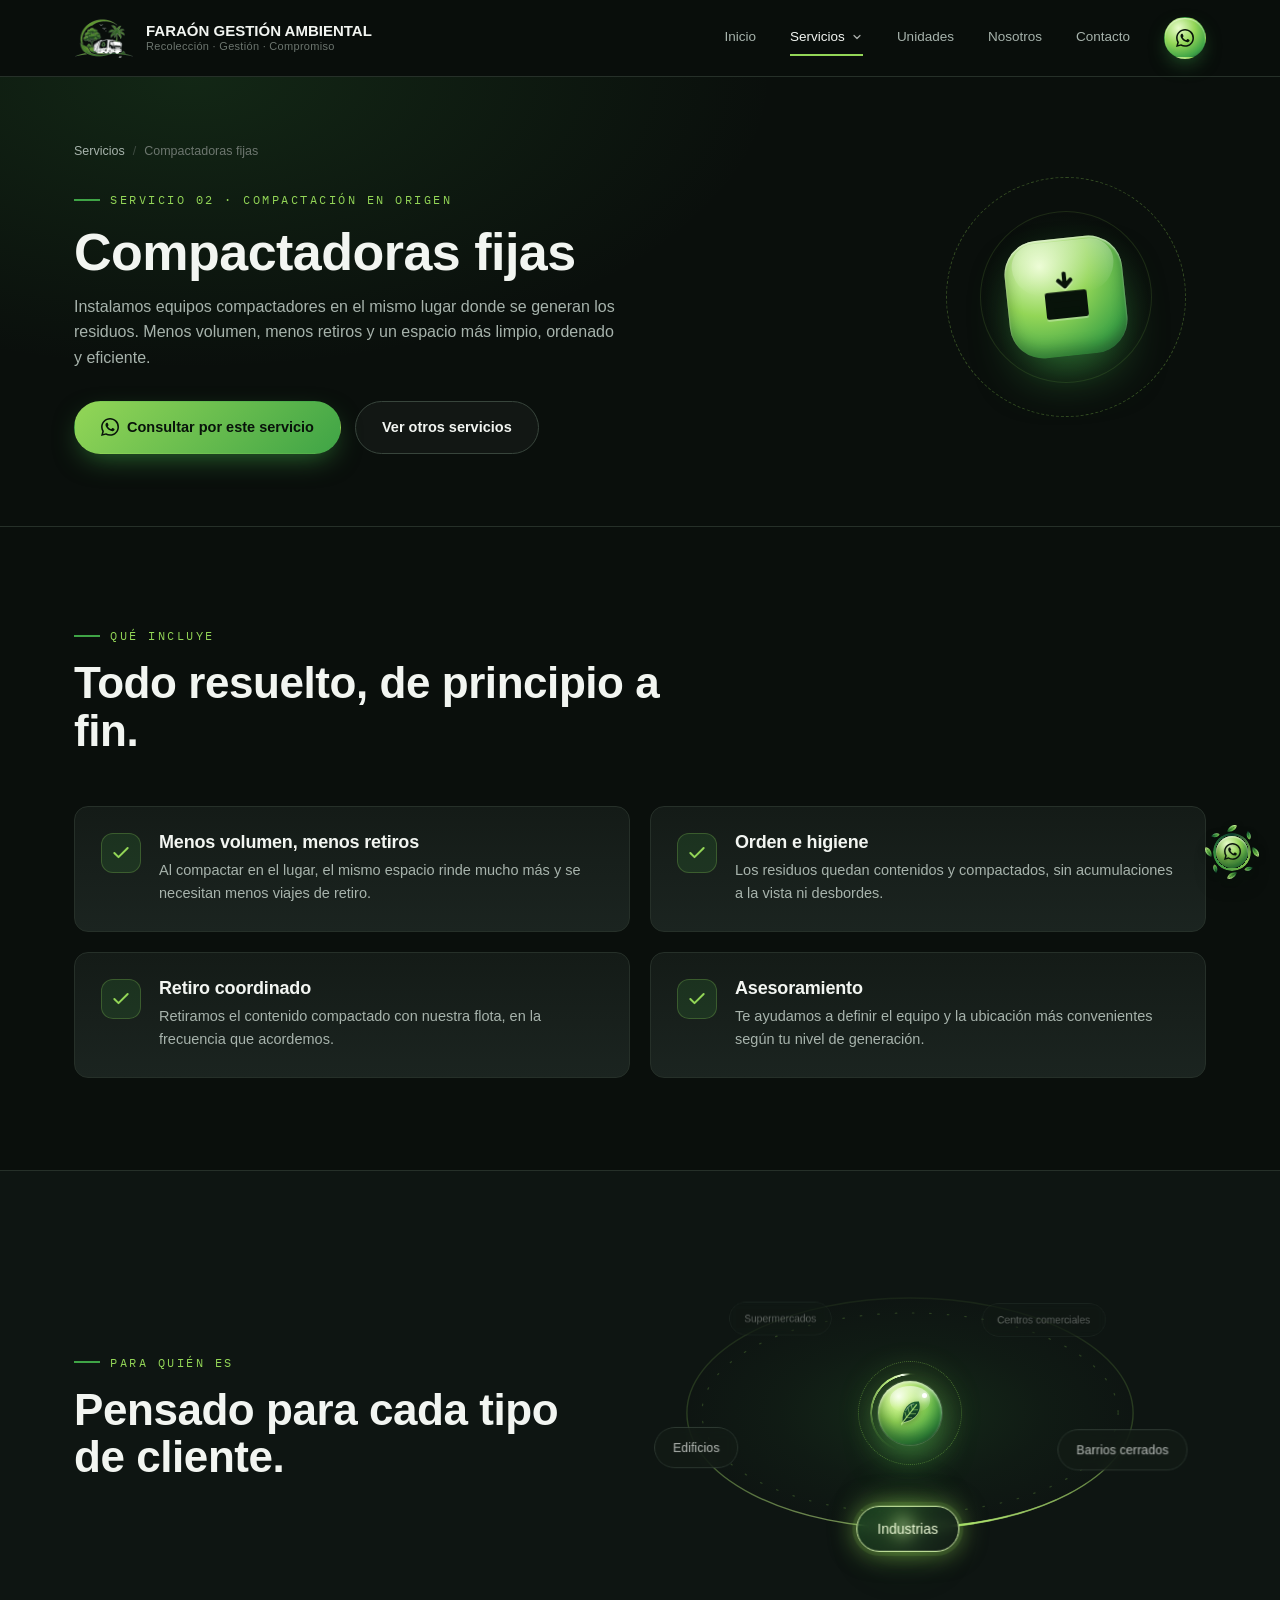
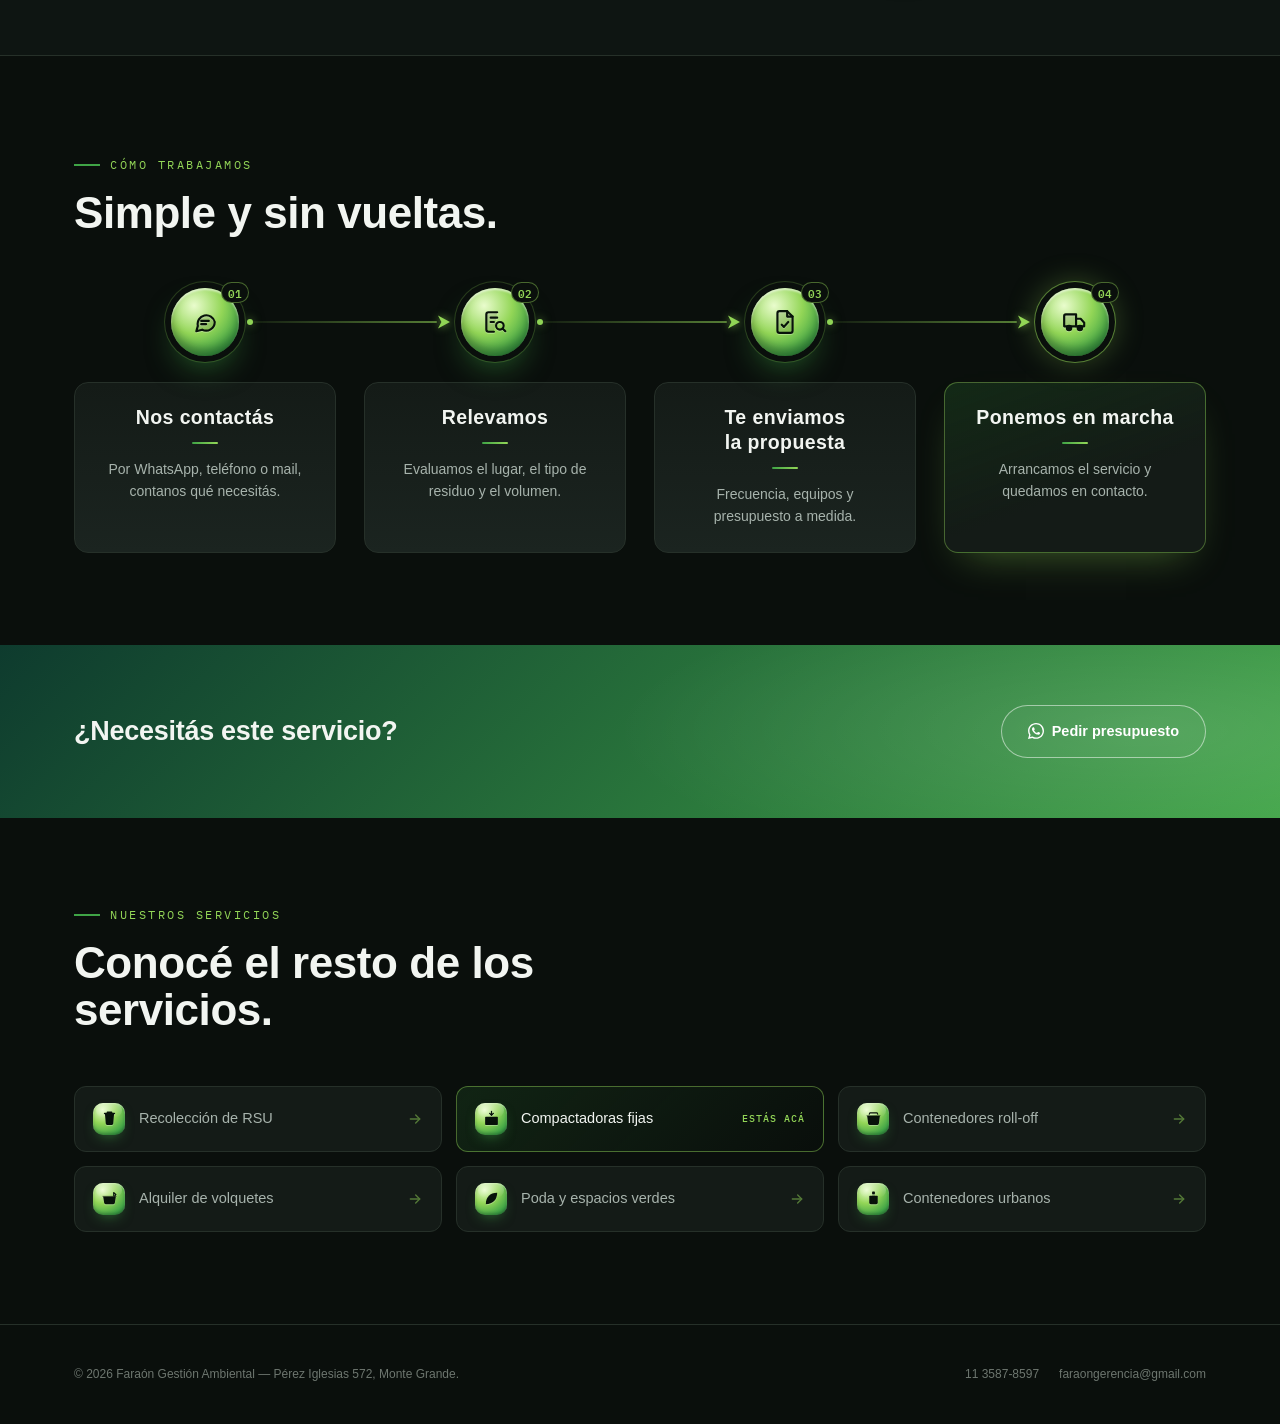
<file: compactadoras-fijas.html>
<!doctype html>
<html lang="es">
<head>
<meta charset="UTF-8" />
<meta name="viewport" content="width=device-width, initial-scale=1.0" />
<title>Compactadoras fijas — Faraón Gestión Ambiental</title>
<meta name="description" content="Instalamos equipos compactadores en el mismo lugar donde se generan los residuos. Menos volumen, menos retiros y un espacio más limpio, ordenado y eficiente." />
<link rel="icon" type="image/png" href="assets/logo-icon.png" />
<link rel="preconnect" href="https://fonts.googleapis.com" />
<link rel="preconnect" href="https://fonts.gstatic.com" crossorigin />
<link rel="stylesheet" href="https://api.fontshare.com/v2/css?f[]=clash-display@500,600,700&f[]=general-sans@400,500,600,700&display=swap" />
<link href="https://fonts.googleapis.com/css2?family=IBM+Plex+Mono:wght@500;600&display=swap" rel="stylesheet" />
<link rel="stylesheet" href="css/style.css?v=32" />
</head>
<body>

<header class="site-header">
  <div class="container">
    <a href="index.html" class="brand">
      <img src="assets/logo-icon.png" alt="Faraón Gestión Ambiental" />
      <span class="brand-text">FARAÓN GESTIÓN AMBIENTAL<small>Recolección · Gestión · Compromiso</small></span>
    </a>
    <nav class="main-nav">
      <a href="index.html">Inicio</a>
      <a href="servicios.html" class="active">Servicios</a>
      <a href="unidades.html">Unidades</a>
      <a href="nosotros.html">Nosotros</a>
      <a href="contacto.html">Contacto</a>
      <a href="https://wa.me/5491135878597" class="btn btn-primary nav-whatsapp" target="_blank" rel="noopener" aria-label="WhatsApp"><svg width="18" height="18" viewBox="0 0 24 24" fill="currentColor"><path d="M17.472 14.382c-.297-.149-1.758-.867-2.03-.967-.273-.099-.471-.148-.67.15-.197.297-.767.966-.94 1.164-.173.199-.347.223-.644.075-.297-.15-1.255-.463-2.39-1.475-.883-.788-1.48-1.761-1.653-2.059-.173-.297-.018-.458.13-.606.134-.133.298-.347.446-.52.149-.174.198-.298.298-.497.099-.198.05-.371-.025-.52-.075-.149-.669-1.612-.916-2.207-.242-.579-.487-.5-.669-.51-.173-.008-.371-.01-.57-.01-.198 0-.52.074-.792.372-.272.297-1.04 1.016-1.04 2.479 0 1.462 1.065 2.875 1.213 3.074.149.198 2.096 3.2 5.077 4.487.709.306 1.262.489 1.694.625.712.227 1.36.195 1.871.118.571-.085 1.758-.719 2.006-1.413.248-.694.248-1.289.173-1.413-.074-.124-.272-.198-.57-.347m-5.421 7.403h-.004a9.87 9.87 0 0 1-5.031-1.378l-.361-.214-3.741.982.998-3.648-.235-.374a9.86 9.86 0 0 1-1.51-5.26c.001-5.45 4.436-9.884 9.888-9.884 2.64 0 5.122 1.03 6.988 2.898a9.825 9.825 0 0 1 2.893 6.994c-.003 5.45-4.437 9.884-9.885 9.884M20.52 3.449C18.24 1.245 15.24 0 12.045 0 5.463 0 .102 5.36.1 11.943c0 2.105.549 4.16 1.595 5.976L0 24l6.335-1.652c1.746.943 3.706 1.444 5.71 1.444h.005c6.585 0 11.946-5.36 11.949-11.944 0-3.19-1.24-6.19-3.502-8.4"/></svg></a>
    </nav>
    <button class="nav-toggle" aria-label="Abrir menú">
      <svg width="20" height="20" viewBox="0 0 24 24" fill="none" stroke="currentColor" stroke-width="1.8" stroke-linecap="round"><line x1="3" y1="6" x2="21" y2="6"/><line x1="3" y1="12" x2="21" y2="12"/><line x1="3" y1="18" x2="21" y2="18"/></svg>
    </button>
  </div>
</header>

<section class="page-hero svc-hero">
  <div class="container svc-hero-grid">
    <div>
      <nav class="breadcrumb" aria-label="Ubicación"><a href="servicios.html">Servicios</a><span>/</span>Compactadoras fijas</nav>
      <div class="eyebrow">Servicio 02 · Compactación en origen</div>
      <h1>Compactadoras fijas</h1>
      <p>Instalamos equipos compactadores en el mismo lugar donde se generan los residuos. Menos volumen, menos retiros y un espacio más limpio, ordenado y eficiente.</p>
      <div class="hero-actions">
        <a href="https://wa.me/5491135878597?text=Hola%21%20Quiero%20consultar%20por%20el%20servicio%20de%20compactadoras%20fijas." class="btn btn-primary" target="_blank" rel="noopener"><svg width="18" height="18" viewBox="0 0 24 24" fill="currentColor"><path d="M17.472 14.382c-.297-.149-1.758-.867-2.03-.967-.273-.099-.471-.148-.67.15-.197.297-.767.966-.94 1.164-.173.199-.347.223-.644.075-.297-.15-1.255-.463-2.39-1.475-.883-.788-1.48-1.761-1.653-2.059-.173-.297-.018-.458.13-.606.134-.133.298-.347.446-.52.149-.174.198-.298.298-.497.099-.198.05-.371-.025-.52-.075-.149-.669-1.612-.916-2.207-.242-.579-.487-.5-.669-.51-.173-.008-.371-.01-.57-.01-.198 0-.52.074-.792.372-.272.297-1.04 1.016-1.04 2.479 0 1.462 1.065 2.875 1.213 3.074.149.198 2.096 3.2 5.077 4.487.709.306 1.262.489 1.694.625.712.227 1.36.195 1.871.118.571-.085 1.758-.719 2.006-1.413.248-.694.248-1.289.173-1.413-.074-.124-.272-.198-.57-.347m-5.421 7.403h-.004a9.87 9.87 0 0 1-5.031-1.378l-.361-.214-3.741.982.998-3.648-.235-.374a9.86 9.86 0 0 1-1.51-5.26c.001-5.45 4.436-9.884 9.888-9.884 2.64 0 5.122 1.03 6.988 2.898a9.825 9.825 0 0 1 2.893 6.994c-.003 5.45-4.437 9.884-9.885 9.884M20.52 3.449C18.24 1.245 15.24 0 12.045 0 5.463 0 .102 5.36.1 11.943c0 2.105.549 4.16 1.595 5.976L0 24l6.335-1.652c1.746.943 3.706 1.444 5.71 1.444h.005c6.585 0 11.946-5.36 11.949-11.944 0-3.19-1.24-6.19-3.502-8.4"/></svg> Consultar por este servicio</a>
        <a href="#otros-servicios" class="btn btn-ghost">Ver otros servicios</a>
      </div>
    </div>
    <div class="svc-hero-art" aria-hidden="true">
      <span class="svc-hero-ring"></span><span class="svc-hero-ring r2"></span>
      <span class="svc-hero-badge"><svg width="56" height="56" viewBox="0 0 24 24" fill="currentColor"><path d="M4 9.5h16a1 1 0 0 1 1 1V20a1 1 0 0 1-1 1H4a1 1 0 0 1-1-1v-9.5a1 1 0 0 1 1-1Z"/><rect x="5.5" y="11.5" width="13" height="2.4" rx=".7" fill="rgba(8,19,10,.45)"/><path d="M7 17.2h10M7 19h10" stroke="rgba(8,19,10,.3)" stroke-width="1.2" stroke-linecap="round"/><path d="M12 2v5.2M9.4 4.8 12 7.4l2.6-2.6" fill="none" stroke="currentColor" stroke-width="1.8" stroke-linecap="round" stroke-linejoin="round"/></svg></span>
    </div>
  </div>
</section>

<section>
  <div class="container">
    <div class="section-head reveal">
      <div class="eyebrow">Qué incluye</div>
      <h2>Todo resuelto, de principio a fin.</h2>
    </div>
    <div class="svc-features">
        <div class="svc-feature reveal"><span class="svc-feature-check"><svg width="20" height="20" viewBox="0 0 24 24" fill="none" stroke="currentColor" stroke-width="2.4" stroke-linecap="round" stroke-linejoin="round"><polyline points="20 6 9 17 4 12"/></svg></span><div><h3>Menos volumen, menos retiros</h3><p>Al compactar en el lugar, el mismo espacio rinde mucho más y se necesitan menos viajes de retiro.</p></div></div>
        <div class="svc-feature reveal"><span class="svc-feature-check"><svg width="20" height="20" viewBox="0 0 24 24" fill="none" stroke="currentColor" stroke-width="2.4" stroke-linecap="round" stroke-linejoin="round"><polyline points="20 6 9 17 4 12"/></svg></span><div><h3>Orden e higiene</h3><p>Los residuos quedan contenidos y compactados, sin acumulaciones a la vista ni desbordes.</p></div></div>
        <div class="svc-feature reveal"><span class="svc-feature-check"><svg width="20" height="20" viewBox="0 0 24 24" fill="none" stroke="currentColor" stroke-width="2.4" stroke-linecap="round" stroke-linejoin="round"><polyline points="20 6 9 17 4 12"/></svg></span><div><h3>Retiro coordinado</h3><p>Retiramos el contenido compactado con nuestra flota, en la frecuencia que acordemos.</p></div></div>
        <div class="svc-feature reveal"><span class="svc-feature-check"><svg width="20" height="20" viewBox="0 0 24 24" fill="none" stroke="currentColor" stroke-width="2.4" stroke-linecap="round" stroke-linejoin="round"><polyline points="20 6 9 17 4 12"/></svg></span><div><h3>Asesoramiento</h3><p>Te ayudamos a definir el equipo y la ubicación más convenientes según tu nivel de generación.</p></div></div>
    </div>
  </div>
</section>

<section class="alt">
  <div class="container svc-audience reveal">
    <div>
      <div class="eyebrow">Para quién es</div>
      <h2>Pensado para cada tipo de cliente.</h2>
    </div>
    <div class="svc-tags"><span class="svc-tag">Industrias</span><span class="svc-tag">Barrios cerrados</span><span class="svc-tag">Centros comerciales</span><span class="svc-tag">Supermercados</span><span class="svc-tag">Edificios</span></div>
  </div>
</section>

<section>
  <div class="container">
    <div class="section-head reveal">
      <div class="eyebrow">Cómo trabajamos</div>
      <h2>Simple y sin vueltas.</h2>
    </div>
    <div class="svc-steps">
        <div class="svc-step reveal"><span class="step-link" aria-hidden="true"><span class="step-flow"></span><svg class="step-arrow" width="14" height="16" viewBox="0 0 14 16"><path d="M1 1.5 13 8 1 14.5 4.4 8Z"/></svg></span><div class="step-node"><span class="step-icon"><svg width="26" height="26" viewBox="0 0 24 24" fill="none" stroke="currentColor" stroke-width="2" stroke-linecap="round" stroke-linejoin="round"><path d="M21 12a8 8 0 0 1-11.6 7.1L4 20.5l1.4-4.9A8 8 0 1 1 21 12Z" fill="rgba(8,19,10,.12)"/><path d="M8.5 11h7M8.5 14h4.5"/></svg></span><span class="step-num">01</span></div><div class="step-body"><h3>Nos contactás</h3><p>Por WhatsApp, teléfono o mail, contanos qué necesitás.</p></div></div>
        <div class="svc-step reveal"><span class="step-link" aria-hidden="true"><span class="step-flow"></span><svg class="step-arrow" width="14" height="16" viewBox="0 0 14 16"><path d="M1 1.5 13 8 1 14.5 4.4 8Z"/></svg></span><div class="step-node"><span class="step-icon"><svg width="26" height="26" viewBox="0 0 24 24" fill="none" stroke="currentColor" stroke-width="2" stroke-linecap="round" stroke-linejoin="round"><path d="M14 3H6a2 2 0 0 0-2 2v14a2 2 0 0 0 2 2h5" fill="rgba(8,19,10,.12)"/><path d="M8 8h6M8 12h3"/><circle cx="16.5" cy="15.5" r="3.5"/><path d="m19 18 2.5 2.5"/></svg></span><span class="step-num">02</span></div><div class="step-body"><h3>Relevamos</h3><p>Evaluamos el lugar, el tipo de residuo y el volumen.</p></div></div>
        <div class="svc-step reveal"><span class="step-link" aria-hidden="true"><span class="step-flow"></span><svg class="step-arrow" width="14" height="16" viewBox="0 0 14 16"><path d="M1 1.5 13 8 1 14.5 4.4 8Z"/></svg></span><div class="step-node"><span class="step-icon"><svg width="26" height="26" viewBox="0 0 24 24" fill="none" stroke="currentColor" stroke-width="2" stroke-linecap="round" stroke-linejoin="round"><path d="M14 2H7a2 2 0 0 0-2 2v16a2 2 0 0 0 2 2h10a2 2 0 0 0 2-2V7Z" fill="rgba(8,19,10,.12)"/><path d="M14 2v5h5"/><path d="m9 14.5 2 2 4-4.5"/></svg></span><span class="step-num">03</span></div><div class="step-body"><h3>Te enviamos la propuesta</h3><p>Frecuencia, equipos y presupuesto a medida.</p></div></div>
        <div class="svc-step reveal is-final"><div class="step-node"><span class="step-icon"><svg width="26" height="26" viewBox="0 0 24 24" fill="none" stroke="currentColor" stroke-width="2" stroke-linecap="round" stroke-linejoin="round"><path d="M2 6.5A1.5 1.5 0 0 1 3.5 5H13v11H2Z" fill="rgba(8,19,10,.12)"/><path d="M13 9h4.2l3.3 3.6V16H13"/><circle cx="6.5" cy="17.5" r="2" fill="currentColor"/><circle cx="16.5" cy="17.5" r="2" fill="currentColor"/></svg></span><span class="step-num">04</span></div><div class="step-body"><h3>Ponemos en marcha</h3><p>Arrancamos el servicio y quedamos en contacto.</p></div></div>
    </div>
  </div>
</section>

<section class="cta-strip">
  <div class="container reveal">
    <h2>¿Necesitás este servicio?</h2>
    <a href="https://wa.me/5491135878597?text=Hola%21%20Quiero%20consultar%20por%20el%20servicio%20de%20compactadoras%20fijas." class="btn btn-ghost" target="_blank" rel="noopener"><svg width="16" height="16" viewBox="0 0 24 24" fill="currentColor"><path d="M17.472 14.382c-.297-.149-1.758-.867-2.03-.967-.273-.099-.471-.148-.67.15-.197.297-.767.966-.94 1.164-.173.199-.347.223-.644.075-.297-.15-1.255-.463-2.39-1.475-.883-.788-1.48-1.761-1.653-2.059-.173-.297-.018-.458.13-.606.134-.133.298-.347.446-.52.149-.174.198-.298.298-.497.099-.198.05-.371-.025-.52-.075-.149-.669-1.612-.916-2.207-.242-.579-.487-.5-.669-.51-.173-.008-.371-.01-.57-.01-.198 0-.52.074-.792.372-.272.297-1.04 1.016-1.04 2.479 0 1.462 1.065 2.875 1.213 3.074.149.198 2.096 3.2 5.077 4.487.709.306 1.262.489 1.694.625.712.227 1.36.195 1.871.118.571-.085 1.758-.719 2.006-1.413.248-.694.248-1.289.173-1.413-.074-.124-.272-.198-.57-.347m-5.421 7.403h-.004a9.87 9.87 0 0 1-5.031-1.378l-.361-.214-3.741.982.998-3.648-.235-.374a9.86 9.86 0 0 1-1.51-5.26c.001-5.45 4.436-9.884 9.888-9.884 2.64 0 5.122 1.03 6.988 2.898a9.825 9.825 0 0 1 2.893 6.994c-.003 5.45-4.437 9.884-9.885 9.884M20.52 3.449C18.24 1.245 15.24 0 12.045 0 5.463 0 .102 5.36.1 11.943c0 2.105.549 4.16 1.595 5.976L0 24l6.335-1.652c1.746.943 3.706 1.444 5.71 1.444h.005c6.585 0 11.946-5.36 11.949-11.944 0-3.19-1.24-6.19-3.502-8.4"/></svg> Pedir presupuesto</a>
  </div>
</section>

<section id="otros-servicios" class="svc-others">
  <div class="container">
    <div class="section-head reveal">
      <div class="eyebrow">Nuestros servicios</div>
      <h2>Conocé el resto de los servicios.</h2>
    </div>
    <div class="svc-tiles reveal">
        <a href="recoleccion-rsu.html" class="svc-tile"><span class="dd-icon"><svg width="17" height="17" viewBox="0 0 24 24" fill="currentColor"><path d="M9 2h6a1 1 0 0 1 1 1v1h3a1 1 0 1 1 0 2h-.6l-1.1 13.2A2 2 0 0 1 15.3 21H8.7a2 2 0 0 1-2-1.8L5.6 6H5a1 1 0 1 1 0-2h3V3a1 1 0 0 1 1-1Z"/><path d="M9 9v9M12 9v9M15 9v9" stroke="rgba(8,19,10,.35)" stroke-width="1.4" stroke-linecap="round"/></svg></span><span class="svc-tile-title">Recolección de RSU</span><span class="svc-tile-arrow"><svg width="16" height="16" viewBox="0 0 24 24" fill="none" stroke="currentColor" stroke-width="2" stroke-linecap="round" stroke-linejoin="round"><line x1="5" y1="12" x2="19" y2="12"/><polyline points="13 6 19 12 13 18"/></svg></span></a>
        <span class="svc-tile current" aria-current="page"><span class="dd-icon"><svg width="17" height="17" viewBox="0 0 24 24" fill="currentColor"><path d="M4 9.5h16a1 1 0 0 1 1 1V20a1 1 0 0 1-1 1H4a1 1 0 0 1-1-1v-9.5a1 1 0 0 1 1-1Z"/><rect x="5.5" y="11.5" width="13" height="2.4" rx=".7" fill="rgba(8,19,10,.45)"/><path d="M7 17.2h10M7 19h10" stroke="rgba(8,19,10,.3)" stroke-width="1.2" stroke-linecap="round"/><path d="M12 2v5.2M9.4 4.8 12 7.4l2.6-2.6" fill="none" stroke="currentColor" stroke-width="1.8" stroke-linecap="round" stroke-linejoin="round"/></svg></span><span class="svc-tile-title">Compactadoras fijas</span><span class="svc-tile-here">Estás acá</span></span>
        <a href="contenedores-roll-off.html" class="svc-tile"><span class="dd-icon"><svg width="17" height="17" viewBox="0 0 24 24" fill="currentColor"><path d="M3 8h18l-1.4 11.2A2 2 0 0 1 17.6 21H6.4a2 2 0 0 1-2-1.8L3 8Z"/><path d="M2 8h20" stroke="rgba(8,19,10,.4)" stroke-width="1.6"/><path d="M6 6l1-2h10l1 2" fill="none" stroke="currentColor" stroke-width="1.6" stroke-linecap="round" stroke-linejoin="round"/></svg></span><span class="svc-tile-title">Contenedores roll-off</span><span class="svc-tile-arrow"><svg width="16" height="16" viewBox="0 0 24 24" fill="none" stroke="currentColor" stroke-width="2" stroke-linecap="round" stroke-linejoin="round"><line x1="5" y1="12" x2="19" y2="12"/><polyline points="13 6 19 12 13 18"/></svg></span></a>
        <a href="alquiler-volquetes.html" class="svc-tile"><span class="dd-icon"><svg width="17" height="17" viewBox="0 0 24 24" fill="currentColor"><path d="M3 9h18l-1.5 9.4A2 2 0 0 1 17.5 20h-11a2 2 0 0 1-2-1.6L3 9Z"/><path d="M2 9h20" stroke="rgba(8,19,10,.4)" stroke-width="1.6"/><path d="M18 4l3 2.2-1.6 2.4" fill="none" stroke="currentColor" stroke-width="1.7" stroke-linecap="round" stroke-linejoin="round"/><path d="M18 4v4.4" stroke="currentColor" stroke-width="1.7" stroke-linecap="round"/></svg></span><span class="svc-tile-title">Alquiler de volquetes</span><span class="svc-tile-arrow"><svg width="16" height="16" viewBox="0 0 24 24" fill="none" stroke="currentColor" stroke-width="2" stroke-linecap="round" stroke-linejoin="round"><line x1="5" y1="12" x2="19" y2="12"/><polyline points="13 6 19 12 13 18"/></svg></span></a>
        <a href="poda-espacios-verdes.html" class="svc-tile"><span class="dd-icon"><svg width="17" height="17" viewBox="0 0 24 24" fill="currentColor"><path d="M20 4C10 4 4 10 4 20c10 0 16-6 16-16Z"/><path d="M7 17 17 7" stroke="rgba(8,19,10,.35)" stroke-width="1.4" stroke-linecap="round" fill="none"/></svg></span><span class="svc-tile-title">Poda y espacios verdes</span><span class="svc-tile-arrow"><svg width="16" height="16" viewBox="0 0 24 24" fill="none" stroke="currentColor" stroke-width="2" stroke-linecap="round" stroke-linejoin="round"><line x1="5" y1="12" x2="19" y2="12"/><polyline points="13 6 19 12 13 18"/></svg></span></a>
        <a href="contenedores-urbanos.html" class="svc-tile"><span class="dd-icon"><svg width="17" height="17" viewBox="0 0 24 24" fill="currentColor"><rect x="10" y="2" width="4" height="4" rx="1"/><rect x="10" y="5" width="4" height="12" rx="1" fill="rgba(8,19,10,.25)"/><path d="M6 9a1 1 0 0 1 1-1h10a1 1 0 0 1 1 1v9a2 2 0 0 1-2 2H8a2 2 0 0 1-2-2Z"/><path d="M9 12v6M12 12v6M15 12v6" stroke="rgba(8,19,10,.35)" stroke-width="1.3" stroke-linecap="round"/></svg></span><span class="svc-tile-title">Contenedores urbanos</span><span class="svc-tile-arrow"><svg width="16" height="16" viewBox="0 0 24 24" fill="none" stroke="currentColor" stroke-width="2" stroke-linecap="round" stroke-linejoin="round"><line x1="5" y1="12" x2="19" y2="12"/><polyline points="13 6 19 12 13 18"/></svg></span></a>
    </div>
  </div>
</section>

<footer>
  <div class="container">
    <p>&copy; 2026 Faraón Gestión Ambiental — Pérez Iglesias 572, Monte Grande.</p>
    <div class="footer-links">
      <a href="tel:+541135878597">11 3587-8597</a>
      <a href="mailto:faraongerencia@gmail.com">faraongerencia@gmail.com</a>
    </div>
  </div>
</footer>

<script src="js/main.js?v=22"></script>
</body>
</html>
</file>
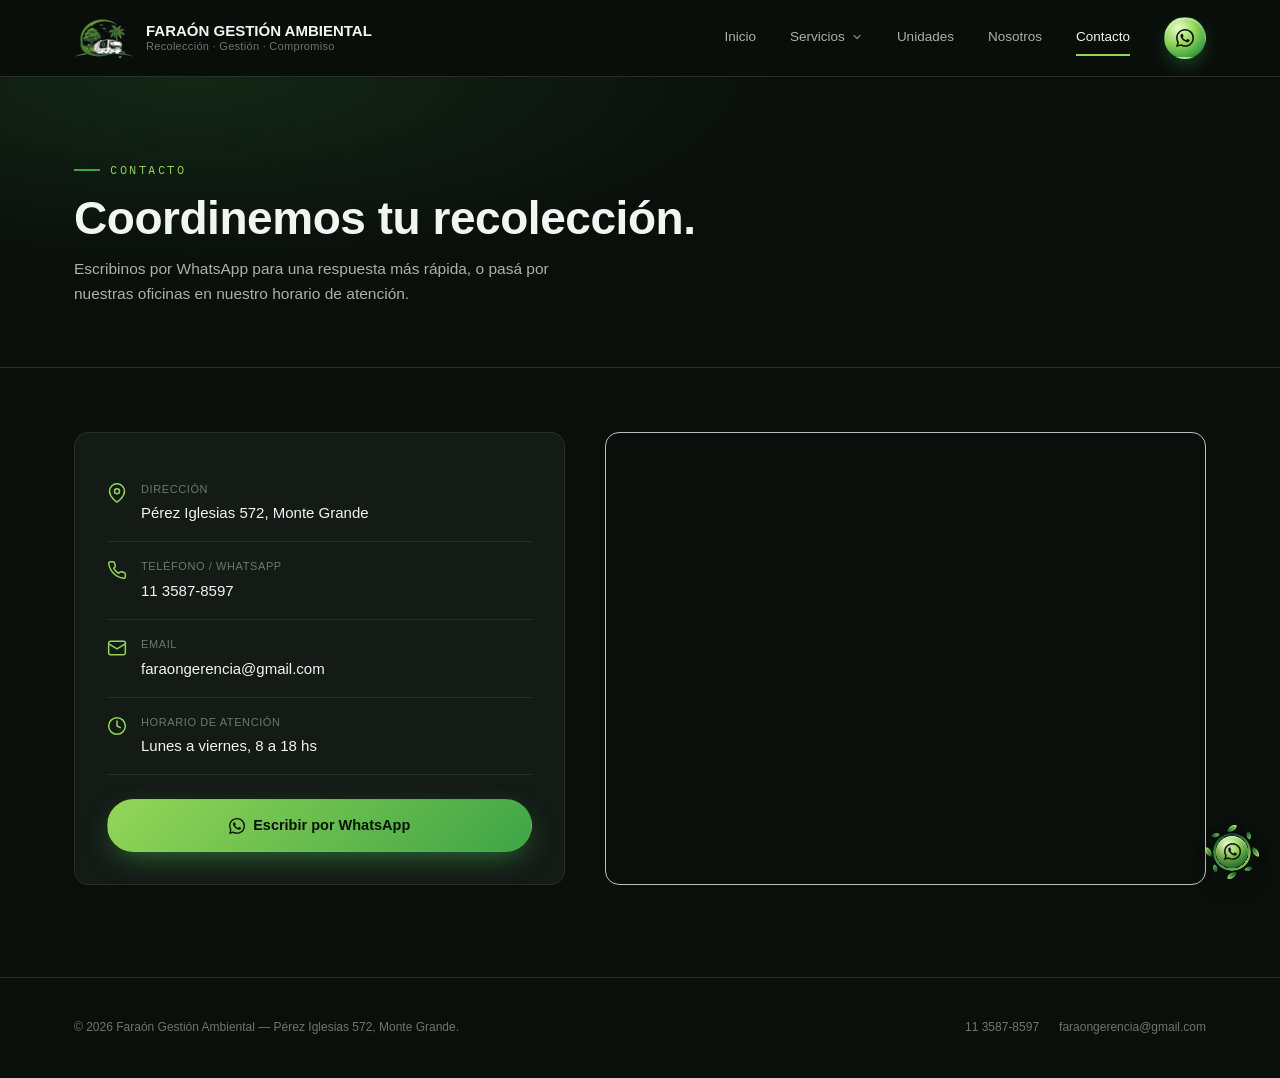
<file: contacto.html>
<!doctype html>
<html lang="es">
<head>
<meta charset="UTF-8" />
<meta name="viewport" content="width=device-width, initial-scale=1.0" />
<title>Contacto — Faraón Gestión Ambiental</title>
<meta name="description" content="Pérez Iglesias 572, Monte Grande. Tel/WhatsApp 11 3587-8597. Lunes a viernes de 8 a 18 hs." />
<link rel="icon" type="image/png" href="assets/logo-icon.png" />
<link rel="preconnect" href="https://fonts.googleapis.com" />
<link rel="preconnect" href="https://fonts.gstatic.com" crossorigin />
<link rel="stylesheet" href="https://api.fontshare.com/v2/css?f[]=clash-display@500,600,700&f[]=general-sans@400,500,600,700&display=swap" />
<link href="https://fonts.googleapis.com/css2?family=IBM+Plex+Mono:wght@500;600&display=swap" rel="stylesheet" />
<link rel="stylesheet" href="css/style.css?v=32" />
</head>
<body>

<header class="site-header">
  <div class="container">
    <a href="index.html" class="brand">
      <img src="assets/logo-icon.png" alt="Faraón Gestión Ambiental" />
      <span class="brand-text">FARAÓN GESTIÓN AMBIENTAL<small>Recolección · Gestión · Compromiso</small></span>
    </a>
    <nav class="main-nav">
      <a href="index.html">Inicio</a>
      <a href="servicios.html">Servicios</a>
      <a href="unidades.html">Unidades</a>
      <a href="nosotros.html">Nosotros</a>
      <a href="contacto.html" class="active">Contacto</a>
      <a href="https://wa.me/5491135878597" class="btn btn-primary nav-whatsapp" target="_blank" rel="noopener" aria-label="WhatsApp"><svg width="18" height="18" viewBox="0 0 24 24" fill="currentColor"><path d="M17.472 14.382c-.297-.149-1.758-.867-2.03-.967-.273-.099-.471-.148-.67.15-.197.297-.767.966-.94 1.164-.173.199-.347.223-.644.075-.297-.15-1.255-.463-2.39-1.475-.883-.788-1.48-1.761-1.653-2.059-.173-.297-.018-.458.13-.606.134-.133.298-.347.446-.52.149-.174.198-.298.298-.497.099-.198.05-.371-.025-.52-.075-.149-.669-1.612-.916-2.207-.242-.579-.487-.5-.669-.51-.173-.008-.371-.01-.57-.01-.198 0-.52.074-.792.372-.272.297-1.04 1.016-1.04 2.479 0 1.462 1.065 2.875 1.213 3.074.149.198 2.096 3.2 5.077 4.487.709.306 1.262.489 1.694.625.712.227 1.36.195 1.871.118.571-.085 1.758-.719 2.006-1.413.248-.694.248-1.289.173-1.413-.074-.124-.272-.198-.57-.347m-5.421 7.403h-.004a9.87 9.87 0 0 1-5.031-1.378l-.361-.214-3.741.982.998-3.648-.235-.374a9.86 9.86 0 0 1-1.51-5.26c.001-5.45 4.436-9.884 9.888-9.884 2.64 0 5.122 1.03 6.988 2.898a9.825 9.825 0 0 1 2.893 6.994c-.003 5.45-4.437 9.884-9.885 9.884M20.52 3.449C18.24 1.245 15.24 0 12.045 0 5.463 0 .102 5.36.1 11.943c0 2.105.549 4.16 1.595 5.976L0 24l6.335-1.652c1.746.943 3.706 1.444 5.71 1.444h.005c6.585 0 11.946-5.36 11.949-11.944 0-3.19-1.24-6.19-3.502-8.4"/></svg></a>
    </nav>
    <button class="nav-toggle" aria-label="Abrir menú">
      <svg width="20" height="20" viewBox="0 0 24 24" fill="none" stroke="currentColor" stroke-width="1.8" stroke-linecap="round"><line x1="3" y1="6" x2="21" y2="6"/><line x1="3" y1="12" x2="21" y2="12"/><line x1="3" y1="18" x2="21" y2="18"/></svg>
    </button>
  </div>
</header>

<section class="page-hero">
  <div class="container">
    <div class="eyebrow">Contacto</div>
    <h1 style="font-size: clamp(30px, 4.5vw, 46px);">Coordinemos tu recolección.</h1>
    <p>Escribinos por WhatsApp para una respuesta más rápida, o pasá por nuestras oficinas en nuestro horario de atención.</p>
  </div>
</section>

<section style="padding-top:64px;">
  <div class="container contact-grid">
    <div class="contact-card reveal">
      <div class="contact-row">
        <svg width="20" height="20" viewBox="0 0 24 24" fill="none" stroke="currentColor" stroke-width="1.8" stroke-linecap="round" stroke-linejoin="round"><path d="M21 10c0 7-9 13-9 13s-9-6-9-13a9 9 0 0 1 18 0Z"/><circle cx="12" cy="10" r="3"/></svg>
        <div><div class="label">Dirección</div><div class="value">Pérez Iglesias 572, Monte Grande</div></div>
      </div>
      <div class="contact-row">
        <svg width="20" height="20" viewBox="0 0 24 24" fill="none" stroke="currentColor" stroke-width="1.8" stroke-linecap="round" stroke-linejoin="round"><path d="M22 16.92v3a2 2 0 0 1-2.18 2 19.79 19.79 0 0 1-8.63-3.07 19.5 19.5 0 0 1-6-6 19.79 19.79 0 0 1-3.07-8.67A2 2 0 0 1 4.11 2h3a2 2 0 0 1 2 1.72c.127.96.361 1.903.7 2.81a2 2 0 0 1-.45 2.11L8.09 9.91a16 16 0 0 0 6 6l1.27-1.27a2 2 0 0 1 2.11-.45c.907.339 1.85.573 2.81.7A2 2 0 0 1 22 16.92Z"/></svg>
        <div><div class="label">Teléfono / WhatsApp</div><div class="value"><a href="tel:+541135878597">11 3587-8597</a></div></div>
      </div>
      <div class="contact-row">
        <svg width="20" height="20" viewBox="0 0 24 24" fill="none" stroke="currentColor" stroke-width="1.8" stroke-linecap="round" stroke-linejoin="round"><rect x="2" y="4" width="20" height="16" rx="2"/><path d="m2 7 10 6 10-6"/></svg>
        <div><div class="label">Email</div><div class="value"><a href="mailto:faraongerencia@gmail.com">faraongerencia@gmail.com</a></div></div>
      </div>
      <div class="contact-row">
        <svg width="20" height="20" viewBox="0 0 24 24" fill="none" stroke="currentColor" stroke-width="1.8" stroke-linecap="round" stroke-linejoin="round"><circle cx="12" cy="12" r="10"/><polyline points="12 6 12 12 16 14"/></svg>
        <div><div class="label">Horario de atención</div><div class="value">Lunes a viernes, 8 a 18 hs</div></div>
      </div>
      <a href="https://wa.me/5491135878597" target="_blank" rel="noopener" class="btn btn-primary" style="width:100%; justify-content:center; margin-top:24px;"><svg width="16" height="16" viewBox="0 0 24 24" fill="currentColor"><path d="M17.472 14.382c-.297-.149-1.758-.867-2.03-.967-.273-.099-.471-.148-.67.15-.197.297-.767.966-.94 1.164-.173.199-.347.223-.644.075-.297-.15-1.255-.463-2.39-1.475-.883-.788-1.48-1.761-1.653-2.059-.173-.297-.018-.458.13-.606.134-.133.298-.347.446-.52.149-.174.198-.298.298-.497.099-.198.05-.371-.025-.52-.075-.149-.669-1.612-.916-2.207-.242-.579-.487-.5-.669-.51-.173-.008-.371-.01-.57-.01-.198 0-.52.074-.792.372-.272.297-1.04 1.016-1.04 2.479 0 1.462 1.065 2.875 1.213 3.074.149.198 2.096 3.2 5.077 4.487.709.306 1.262.489 1.694.625.712.227 1.36.195 1.871.118.571-.085 1.758-.719 2.006-1.413.248-.694.248-1.289.173-1.413-.074-.124-.272-.198-.57-.347m-5.421 7.403h-.004a9.87 9.87 0 0 1-5.031-1.378l-.361-.214-3.741.982.998-3.648-.235-.374a9.86 9.86 0 0 1-1.51-5.26c.001-5.45 4.436-9.884 9.888-9.884 2.64 0 5.122 1.03 6.988 2.898a9.825 9.825 0 0 1 2.893 6.994c-.003 5.45-4.437 9.884-9.885 9.884M20.52 3.449C18.24 1.245 15.24 0 12.045 0 5.463 0 .102 5.36.1 11.943c0 2.105.549 4.16 1.595 5.976L0 24l6.335-1.652c1.746.943 3.706 1.444 5.71 1.444h.005c6.585 0 11.946-5.36 11.949-11.944 0-3.19-1.24-6.19-3.502-8.4"/></svg> Escribir por WhatsApp</a>
    </div>
    <div class="map-frame reveal">
      <iframe title="Ubicación Faraón Gestión Ambiental" loading="lazy" src="https://www.google.com/maps?q=P%C3%A9rez%20Iglesias%20572%2C%20Monte%20Grande%2C%20Buenos%20Aires&output=embed"></iframe>
    </div>
  </div>
</section>

<footer>
  <div class="container">
    <p>&copy; 2026 Faraón Gestión Ambiental — Pérez Iglesias 572, Monte Grande.</p>
    <div class="footer-links">
      <a href="tel:+541135878597">11 3587-8597</a>
      <a href="mailto:faraongerencia@gmail.com">faraongerencia@gmail.com</a>
    </div>
  </div>
</footer>

<script src="js/main.js?v=22"></script>
</body>
</html>
</file>
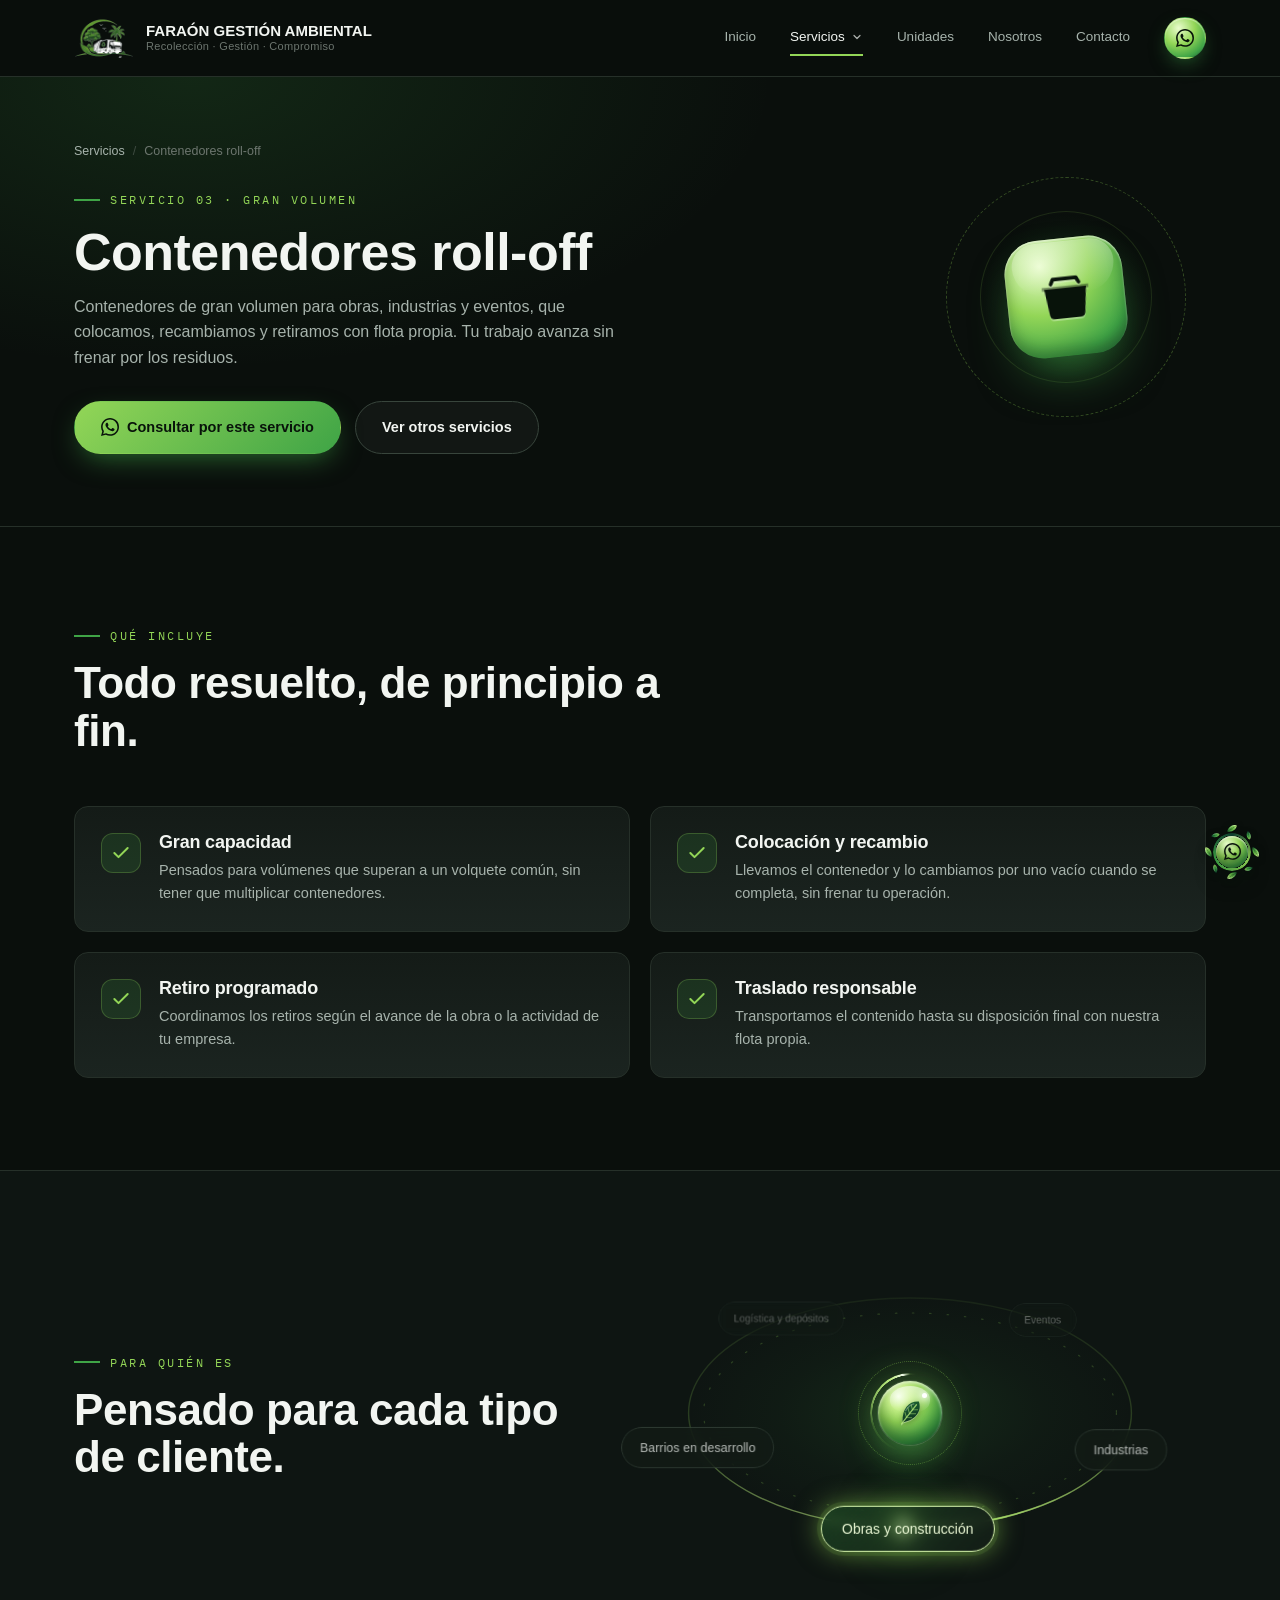
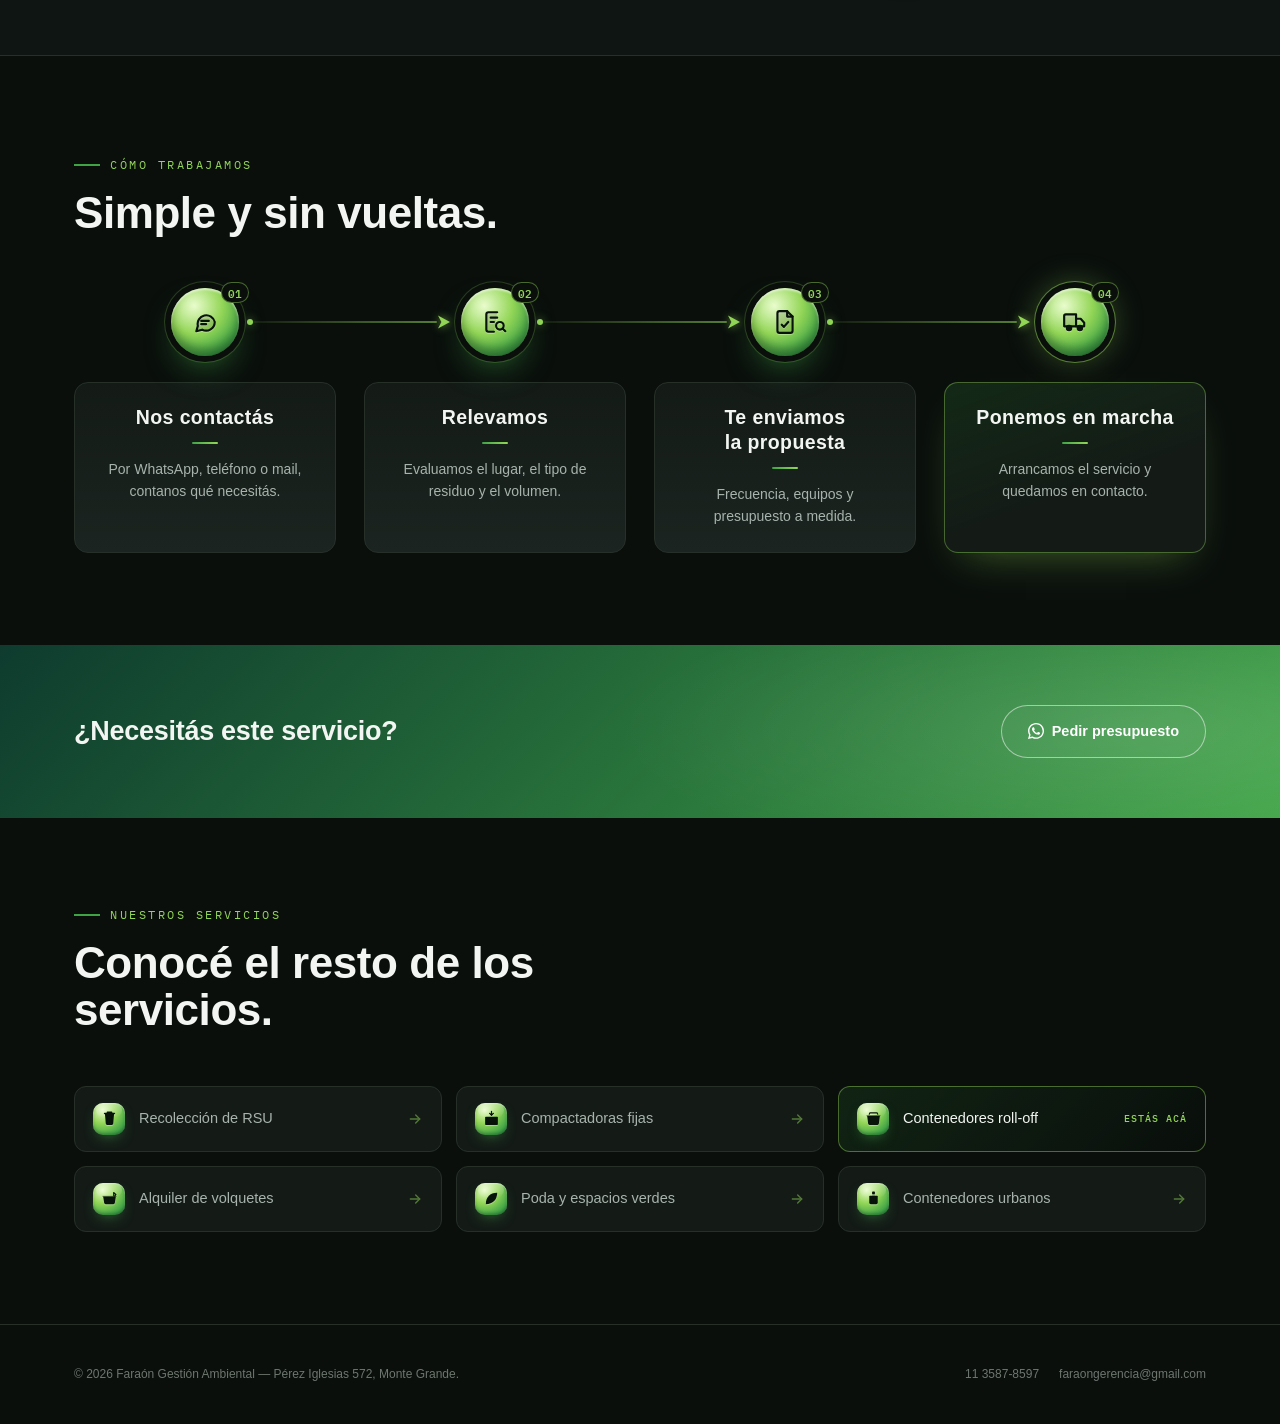
<file: contenedores-roll-off.html>
<!doctype html>
<html lang="es">
<head>
<meta charset="UTF-8" />
<meta name="viewport" content="width=device-width, initial-scale=1.0" />
<title>Contenedores roll-off — Faraón Gestión Ambiental</title>
<meta name="description" content="Contenedores de gran volumen para obras, industrias y eventos, que colocamos, recambiamos y retiramos con flota propia. Tu trabajo avanza sin frenar por los residuos." />
<link rel="icon" type="image/png" href="assets/logo-icon.png" />
<link rel="preconnect" href="https://fonts.googleapis.com" />
<link rel="preconnect" href="https://fonts.gstatic.com" crossorigin />
<link rel="stylesheet" href="https://api.fontshare.com/v2/css?f[]=clash-display@500,600,700&f[]=general-sans@400,500,600,700&display=swap" />
<link href="https://fonts.googleapis.com/css2?family=IBM+Plex+Mono:wght@500;600&display=swap" rel="stylesheet" />
<link rel="stylesheet" href="css/style.css?v=32" />
</head>
<body>

<header class="site-header">
  <div class="container">
    <a href="index.html" class="brand">
      <img src="assets/logo-icon.png" alt="Faraón Gestión Ambiental" />
      <span class="brand-text">FARAÓN GESTIÓN AMBIENTAL<small>Recolección · Gestión · Compromiso</small></span>
    </a>
    <nav class="main-nav">
      <a href="index.html">Inicio</a>
      <a href="servicios.html" class="active">Servicios</a>
      <a href="unidades.html">Unidades</a>
      <a href="nosotros.html">Nosotros</a>
      <a href="contacto.html">Contacto</a>
      <a href="https://wa.me/5491135878597" class="btn btn-primary nav-whatsapp" target="_blank" rel="noopener" aria-label="WhatsApp"><svg width="18" height="18" viewBox="0 0 24 24" fill="currentColor"><path d="M17.472 14.382c-.297-.149-1.758-.867-2.03-.967-.273-.099-.471-.148-.67.15-.197.297-.767.966-.94 1.164-.173.199-.347.223-.644.075-.297-.15-1.255-.463-2.39-1.475-.883-.788-1.48-1.761-1.653-2.059-.173-.297-.018-.458.13-.606.134-.133.298-.347.446-.52.149-.174.198-.298.298-.497.099-.198.05-.371-.025-.52-.075-.149-.669-1.612-.916-2.207-.242-.579-.487-.5-.669-.51-.173-.008-.371-.01-.57-.01-.198 0-.52.074-.792.372-.272.297-1.04 1.016-1.04 2.479 0 1.462 1.065 2.875 1.213 3.074.149.198 2.096 3.2 5.077 4.487.709.306 1.262.489 1.694.625.712.227 1.36.195 1.871.118.571-.085 1.758-.719 2.006-1.413.248-.694.248-1.289.173-1.413-.074-.124-.272-.198-.57-.347m-5.421 7.403h-.004a9.87 9.87 0 0 1-5.031-1.378l-.361-.214-3.741.982.998-3.648-.235-.374a9.86 9.86 0 0 1-1.51-5.26c.001-5.45 4.436-9.884 9.888-9.884 2.64 0 5.122 1.03 6.988 2.898a9.825 9.825 0 0 1 2.893 6.994c-.003 5.45-4.437 9.884-9.885 9.884M20.52 3.449C18.24 1.245 15.24 0 12.045 0 5.463 0 .102 5.36.1 11.943c0 2.105.549 4.16 1.595 5.976L0 24l6.335-1.652c1.746.943 3.706 1.444 5.71 1.444h.005c6.585 0 11.946-5.36 11.949-11.944 0-3.19-1.24-6.19-3.502-8.4"/></svg></a>
    </nav>
    <button class="nav-toggle" aria-label="Abrir menú">
      <svg width="20" height="20" viewBox="0 0 24 24" fill="none" stroke="currentColor" stroke-width="1.8" stroke-linecap="round"><line x1="3" y1="6" x2="21" y2="6"/><line x1="3" y1="12" x2="21" y2="12"/><line x1="3" y1="18" x2="21" y2="18"/></svg>
    </button>
  </div>
</header>

<section class="page-hero svc-hero">
  <div class="container svc-hero-grid">
    <div>
      <nav class="breadcrumb" aria-label="Ubicación"><a href="servicios.html">Servicios</a><span>/</span>Contenedores roll-off</nav>
      <div class="eyebrow">Servicio 03 · Gran volumen</div>
      <h1>Contenedores roll-off</h1>
      <p>Contenedores de gran volumen para obras, industrias y eventos, que colocamos, recambiamos y retiramos con flota propia. Tu trabajo avanza sin frenar por los residuos.</p>
      <div class="hero-actions">
        <a href="https://wa.me/5491135878597?text=Hola%21%20Quiero%20consultar%20por%20el%20servicio%20de%20contenedores%20roll-off." class="btn btn-primary" target="_blank" rel="noopener"><svg width="18" height="18" viewBox="0 0 24 24" fill="currentColor"><path d="M17.472 14.382c-.297-.149-1.758-.867-2.03-.967-.273-.099-.471-.148-.67.15-.197.297-.767.966-.94 1.164-.173.199-.347.223-.644.075-.297-.15-1.255-.463-2.39-1.475-.883-.788-1.48-1.761-1.653-2.059-.173-.297-.018-.458.13-.606.134-.133.298-.347.446-.52.149-.174.198-.298.298-.497.099-.198.05-.371-.025-.52-.075-.149-.669-1.612-.916-2.207-.242-.579-.487-.5-.669-.51-.173-.008-.371-.01-.57-.01-.198 0-.52.074-.792.372-.272.297-1.04 1.016-1.04 2.479 0 1.462 1.065 2.875 1.213 3.074.149.198 2.096 3.2 5.077 4.487.709.306 1.262.489 1.694.625.712.227 1.36.195 1.871.118.571-.085 1.758-.719 2.006-1.413.248-.694.248-1.289.173-1.413-.074-.124-.272-.198-.57-.347m-5.421 7.403h-.004a9.87 9.87 0 0 1-5.031-1.378l-.361-.214-3.741.982.998-3.648-.235-.374a9.86 9.86 0 0 1-1.51-5.26c.001-5.45 4.436-9.884 9.888-9.884 2.64 0 5.122 1.03 6.988 2.898a9.825 9.825 0 0 1 2.893 6.994c-.003 5.45-4.437 9.884-9.885 9.884M20.52 3.449C18.24 1.245 15.24 0 12.045 0 5.463 0 .102 5.36.1 11.943c0 2.105.549 4.16 1.595 5.976L0 24l6.335-1.652c1.746.943 3.706 1.444 5.71 1.444h.005c6.585 0 11.946-5.36 11.949-11.944 0-3.19-1.24-6.19-3.502-8.4"/></svg> Consultar por este servicio</a>
        <a href="#otros-servicios" class="btn btn-ghost">Ver otros servicios</a>
      </div>
    </div>
    <div class="svc-hero-art" aria-hidden="true">
      <span class="svc-hero-ring"></span><span class="svc-hero-ring r2"></span>
      <span class="svc-hero-badge"><svg width="56" height="56" viewBox="0 0 24 24" fill="currentColor"><path d="M3 8h18l-1.4 11.2A2 2 0 0 1 17.6 21H6.4a2 2 0 0 1-2-1.8L3 8Z"/><path d="M2 8h20" stroke="rgba(8,19,10,.4)" stroke-width="1.6"/><path d="M6 6l1-2h10l1 2" fill="none" stroke="currentColor" stroke-width="1.6" stroke-linecap="round" stroke-linejoin="round"/></svg></span>
    </div>
  </div>
</section>

<section>
  <div class="container">
    <div class="section-head reveal">
      <div class="eyebrow">Qué incluye</div>
      <h2>Todo resuelto, de principio a fin.</h2>
    </div>
    <div class="svc-features">
        <div class="svc-feature reveal"><span class="svc-feature-check"><svg width="20" height="20" viewBox="0 0 24 24" fill="none" stroke="currentColor" stroke-width="2.4" stroke-linecap="round" stroke-linejoin="round"><polyline points="20 6 9 17 4 12"/></svg></span><div><h3>Gran capacidad</h3><p>Pensados para volúmenes que superan a un volquete común, sin tener que multiplicar contenedores.</p></div></div>
        <div class="svc-feature reveal"><span class="svc-feature-check"><svg width="20" height="20" viewBox="0 0 24 24" fill="none" stroke="currentColor" stroke-width="2.4" stroke-linecap="round" stroke-linejoin="round"><polyline points="20 6 9 17 4 12"/></svg></span><div><h3>Colocación y recambio</h3><p>Llevamos el contenedor y lo cambiamos por uno vacío cuando se completa, sin frenar tu operación.</p></div></div>
        <div class="svc-feature reveal"><span class="svc-feature-check"><svg width="20" height="20" viewBox="0 0 24 24" fill="none" stroke="currentColor" stroke-width="2.4" stroke-linecap="round" stroke-linejoin="round"><polyline points="20 6 9 17 4 12"/></svg></span><div><h3>Retiro programado</h3><p>Coordinamos los retiros según el avance de la obra o la actividad de tu empresa.</p></div></div>
        <div class="svc-feature reveal"><span class="svc-feature-check"><svg width="20" height="20" viewBox="0 0 24 24" fill="none" stroke="currentColor" stroke-width="2.4" stroke-linecap="round" stroke-linejoin="round"><polyline points="20 6 9 17 4 12"/></svg></span><div><h3>Traslado responsable</h3><p>Transportamos el contenido hasta su disposición final con nuestra flota propia.</p></div></div>
    </div>
  </div>
</section>

<section class="alt">
  <div class="container svc-audience reveal">
    <div>
      <div class="eyebrow">Para quién es</div>
      <h2>Pensado para cada tipo de cliente.</h2>
    </div>
    <div class="svc-tags"><span class="svc-tag">Obras y construcción</span><span class="svc-tag">Industrias</span><span class="svc-tag">Eventos</span><span class="svc-tag">Logística y depósitos</span><span class="svc-tag">Barrios en desarrollo</span></div>
  </div>
</section>

<section>
  <div class="container">
    <div class="section-head reveal">
      <div class="eyebrow">Cómo trabajamos</div>
      <h2>Simple y sin vueltas.</h2>
    </div>
    <div class="svc-steps">
        <div class="svc-step reveal"><span class="step-link" aria-hidden="true"><span class="step-flow"></span><svg class="step-arrow" width="14" height="16" viewBox="0 0 14 16"><path d="M1 1.5 13 8 1 14.5 4.4 8Z"/></svg></span><div class="step-node"><span class="step-icon"><svg width="26" height="26" viewBox="0 0 24 24" fill="none" stroke="currentColor" stroke-width="2" stroke-linecap="round" stroke-linejoin="round"><path d="M21 12a8 8 0 0 1-11.6 7.1L4 20.5l1.4-4.9A8 8 0 1 1 21 12Z" fill="rgba(8,19,10,.12)"/><path d="M8.5 11h7M8.5 14h4.5"/></svg></span><span class="step-num">01</span></div><div class="step-body"><h3>Nos contactás</h3><p>Por WhatsApp, teléfono o mail, contanos qué necesitás.</p></div></div>
        <div class="svc-step reveal"><span class="step-link" aria-hidden="true"><span class="step-flow"></span><svg class="step-arrow" width="14" height="16" viewBox="0 0 14 16"><path d="M1 1.5 13 8 1 14.5 4.4 8Z"/></svg></span><div class="step-node"><span class="step-icon"><svg width="26" height="26" viewBox="0 0 24 24" fill="none" stroke="currentColor" stroke-width="2" stroke-linecap="round" stroke-linejoin="round"><path d="M14 3H6a2 2 0 0 0-2 2v14a2 2 0 0 0 2 2h5" fill="rgba(8,19,10,.12)"/><path d="M8 8h6M8 12h3"/><circle cx="16.5" cy="15.5" r="3.5"/><path d="m19 18 2.5 2.5"/></svg></span><span class="step-num">02</span></div><div class="step-body"><h3>Relevamos</h3><p>Evaluamos el lugar, el tipo de residuo y el volumen.</p></div></div>
        <div class="svc-step reveal"><span class="step-link" aria-hidden="true"><span class="step-flow"></span><svg class="step-arrow" width="14" height="16" viewBox="0 0 14 16"><path d="M1 1.5 13 8 1 14.5 4.4 8Z"/></svg></span><div class="step-node"><span class="step-icon"><svg width="26" height="26" viewBox="0 0 24 24" fill="none" stroke="currentColor" stroke-width="2" stroke-linecap="round" stroke-linejoin="round"><path d="M14 2H7a2 2 0 0 0-2 2v16a2 2 0 0 0 2 2h10a2 2 0 0 0 2-2V7Z" fill="rgba(8,19,10,.12)"/><path d="M14 2v5h5"/><path d="m9 14.5 2 2 4-4.5"/></svg></span><span class="step-num">03</span></div><div class="step-body"><h3>Te enviamos la propuesta</h3><p>Frecuencia, equipos y presupuesto a medida.</p></div></div>
        <div class="svc-step reveal is-final"><div class="step-node"><span class="step-icon"><svg width="26" height="26" viewBox="0 0 24 24" fill="none" stroke="currentColor" stroke-width="2" stroke-linecap="round" stroke-linejoin="round"><path d="M2 6.5A1.5 1.5 0 0 1 3.5 5H13v11H2Z" fill="rgba(8,19,10,.12)"/><path d="M13 9h4.2l3.3 3.6V16H13"/><circle cx="6.5" cy="17.5" r="2" fill="currentColor"/><circle cx="16.5" cy="17.5" r="2" fill="currentColor"/></svg></span><span class="step-num">04</span></div><div class="step-body"><h3>Ponemos en marcha</h3><p>Arrancamos el servicio y quedamos en contacto.</p></div></div>
    </div>
  </div>
</section>

<section class="cta-strip">
  <div class="container reveal">
    <h2>¿Necesitás este servicio?</h2>
    <a href="https://wa.me/5491135878597?text=Hola%21%20Quiero%20consultar%20por%20el%20servicio%20de%20contenedores%20roll-off." class="btn btn-ghost" target="_blank" rel="noopener"><svg width="16" height="16" viewBox="0 0 24 24" fill="currentColor"><path d="M17.472 14.382c-.297-.149-1.758-.867-2.03-.967-.273-.099-.471-.148-.67.15-.197.297-.767.966-.94 1.164-.173.199-.347.223-.644.075-.297-.15-1.255-.463-2.39-1.475-.883-.788-1.48-1.761-1.653-2.059-.173-.297-.018-.458.13-.606.134-.133.298-.347.446-.52.149-.174.198-.298.298-.497.099-.198.05-.371-.025-.52-.075-.149-.669-1.612-.916-2.207-.242-.579-.487-.5-.669-.51-.173-.008-.371-.01-.57-.01-.198 0-.52.074-.792.372-.272.297-1.04 1.016-1.04 2.479 0 1.462 1.065 2.875 1.213 3.074.149.198 2.096 3.2 5.077 4.487.709.306 1.262.489 1.694.625.712.227 1.36.195 1.871.118.571-.085 1.758-.719 2.006-1.413.248-.694.248-1.289.173-1.413-.074-.124-.272-.198-.57-.347m-5.421 7.403h-.004a9.87 9.87 0 0 1-5.031-1.378l-.361-.214-3.741.982.998-3.648-.235-.374a9.86 9.86 0 0 1-1.51-5.26c.001-5.45 4.436-9.884 9.888-9.884 2.64 0 5.122 1.03 6.988 2.898a9.825 9.825 0 0 1 2.893 6.994c-.003 5.45-4.437 9.884-9.885 9.884M20.52 3.449C18.24 1.245 15.24 0 12.045 0 5.463 0 .102 5.36.1 11.943c0 2.105.549 4.16 1.595 5.976L0 24l6.335-1.652c1.746.943 3.706 1.444 5.71 1.444h.005c6.585 0 11.946-5.36 11.949-11.944 0-3.19-1.24-6.19-3.502-8.4"/></svg> Pedir presupuesto</a>
  </div>
</section>

<section id="otros-servicios" class="svc-others">
  <div class="container">
    <div class="section-head reveal">
      <div class="eyebrow">Nuestros servicios</div>
      <h2>Conocé el resto de los servicios.</h2>
    </div>
    <div class="svc-tiles reveal">
        <a href="recoleccion-rsu.html" class="svc-tile"><span class="dd-icon"><svg width="17" height="17" viewBox="0 0 24 24" fill="currentColor"><path d="M9 2h6a1 1 0 0 1 1 1v1h3a1 1 0 1 1 0 2h-.6l-1.1 13.2A2 2 0 0 1 15.3 21H8.7a2 2 0 0 1-2-1.8L5.6 6H5a1 1 0 1 1 0-2h3V3a1 1 0 0 1 1-1Z"/><path d="M9 9v9M12 9v9M15 9v9" stroke="rgba(8,19,10,.35)" stroke-width="1.4" stroke-linecap="round"/></svg></span><span class="svc-tile-title">Recolección de RSU</span><span class="svc-tile-arrow"><svg width="16" height="16" viewBox="0 0 24 24" fill="none" stroke="currentColor" stroke-width="2" stroke-linecap="round" stroke-linejoin="round"><line x1="5" y1="12" x2="19" y2="12"/><polyline points="13 6 19 12 13 18"/></svg></span></a>
        <a href="compactadoras-fijas.html" class="svc-tile"><span class="dd-icon"><svg width="17" height="17" viewBox="0 0 24 24" fill="currentColor"><path d="M4 9.5h16a1 1 0 0 1 1 1V20a1 1 0 0 1-1 1H4a1 1 0 0 1-1-1v-9.5a1 1 0 0 1 1-1Z"/><rect x="5.5" y="11.5" width="13" height="2.4" rx=".7" fill="rgba(8,19,10,.45)"/><path d="M7 17.2h10M7 19h10" stroke="rgba(8,19,10,.3)" stroke-width="1.2" stroke-linecap="round"/><path d="M12 2v5.2M9.4 4.8 12 7.4l2.6-2.6" fill="none" stroke="currentColor" stroke-width="1.8" stroke-linecap="round" stroke-linejoin="round"/></svg></span><span class="svc-tile-title">Compactadoras fijas</span><span class="svc-tile-arrow"><svg width="16" height="16" viewBox="0 0 24 24" fill="none" stroke="currentColor" stroke-width="2" stroke-linecap="round" stroke-linejoin="round"><line x1="5" y1="12" x2="19" y2="12"/><polyline points="13 6 19 12 13 18"/></svg></span></a>
        <span class="svc-tile current" aria-current="page"><span class="dd-icon"><svg width="17" height="17" viewBox="0 0 24 24" fill="currentColor"><path d="M3 8h18l-1.4 11.2A2 2 0 0 1 17.6 21H6.4a2 2 0 0 1-2-1.8L3 8Z"/><path d="M2 8h20" stroke="rgba(8,19,10,.4)" stroke-width="1.6"/><path d="M6 6l1-2h10l1 2" fill="none" stroke="currentColor" stroke-width="1.6" stroke-linecap="round" stroke-linejoin="round"/></svg></span><span class="svc-tile-title">Contenedores roll-off</span><span class="svc-tile-here">Estás acá</span></span>
        <a href="alquiler-volquetes.html" class="svc-tile"><span class="dd-icon"><svg width="17" height="17" viewBox="0 0 24 24" fill="currentColor"><path d="M3 9h18l-1.5 9.4A2 2 0 0 1 17.5 20h-11a2 2 0 0 1-2-1.6L3 9Z"/><path d="M2 9h20" stroke="rgba(8,19,10,.4)" stroke-width="1.6"/><path d="M18 4l3 2.2-1.6 2.4" fill="none" stroke="currentColor" stroke-width="1.7" stroke-linecap="round" stroke-linejoin="round"/><path d="M18 4v4.4" stroke="currentColor" stroke-width="1.7" stroke-linecap="round"/></svg></span><span class="svc-tile-title">Alquiler de volquetes</span><span class="svc-tile-arrow"><svg width="16" height="16" viewBox="0 0 24 24" fill="none" stroke="currentColor" stroke-width="2" stroke-linecap="round" stroke-linejoin="round"><line x1="5" y1="12" x2="19" y2="12"/><polyline points="13 6 19 12 13 18"/></svg></span></a>
        <a href="poda-espacios-verdes.html" class="svc-tile"><span class="dd-icon"><svg width="17" height="17" viewBox="0 0 24 24" fill="currentColor"><path d="M20 4C10 4 4 10 4 20c10 0 16-6 16-16Z"/><path d="M7 17 17 7" stroke="rgba(8,19,10,.35)" stroke-width="1.4" stroke-linecap="round" fill="none"/></svg></span><span class="svc-tile-title">Poda y espacios verdes</span><span class="svc-tile-arrow"><svg width="16" height="16" viewBox="0 0 24 24" fill="none" stroke="currentColor" stroke-width="2" stroke-linecap="round" stroke-linejoin="round"><line x1="5" y1="12" x2="19" y2="12"/><polyline points="13 6 19 12 13 18"/></svg></span></a>
        <a href="contenedores-urbanos.html" class="svc-tile"><span class="dd-icon"><svg width="17" height="17" viewBox="0 0 24 24" fill="currentColor"><rect x="10" y="2" width="4" height="4" rx="1"/><rect x="10" y="5" width="4" height="12" rx="1" fill="rgba(8,19,10,.25)"/><path d="M6 9a1 1 0 0 1 1-1h10a1 1 0 0 1 1 1v9a2 2 0 0 1-2 2H8a2 2 0 0 1-2-2Z"/><path d="M9 12v6M12 12v6M15 12v6" stroke="rgba(8,19,10,.35)" stroke-width="1.3" stroke-linecap="round"/></svg></span><span class="svc-tile-title">Contenedores urbanos</span><span class="svc-tile-arrow"><svg width="16" height="16" viewBox="0 0 24 24" fill="none" stroke="currentColor" stroke-width="2" stroke-linecap="round" stroke-linejoin="round"><line x1="5" y1="12" x2="19" y2="12"/><polyline points="13 6 19 12 13 18"/></svg></span></a>
    </div>
  </div>
</section>

<footer>
  <div class="container">
    <p>&copy; 2026 Faraón Gestión Ambiental — Pérez Iglesias 572, Monte Grande.</p>
    <div class="footer-links">
      <a href="tel:+541135878597">11 3587-8597</a>
      <a href="mailto:faraongerencia@gmail.com">faraongerencia@gmail.com</a>
    </div>
  </div>
</footer>

<script src="js/main.js?v=22"></script>
</body>
</html>
</file>
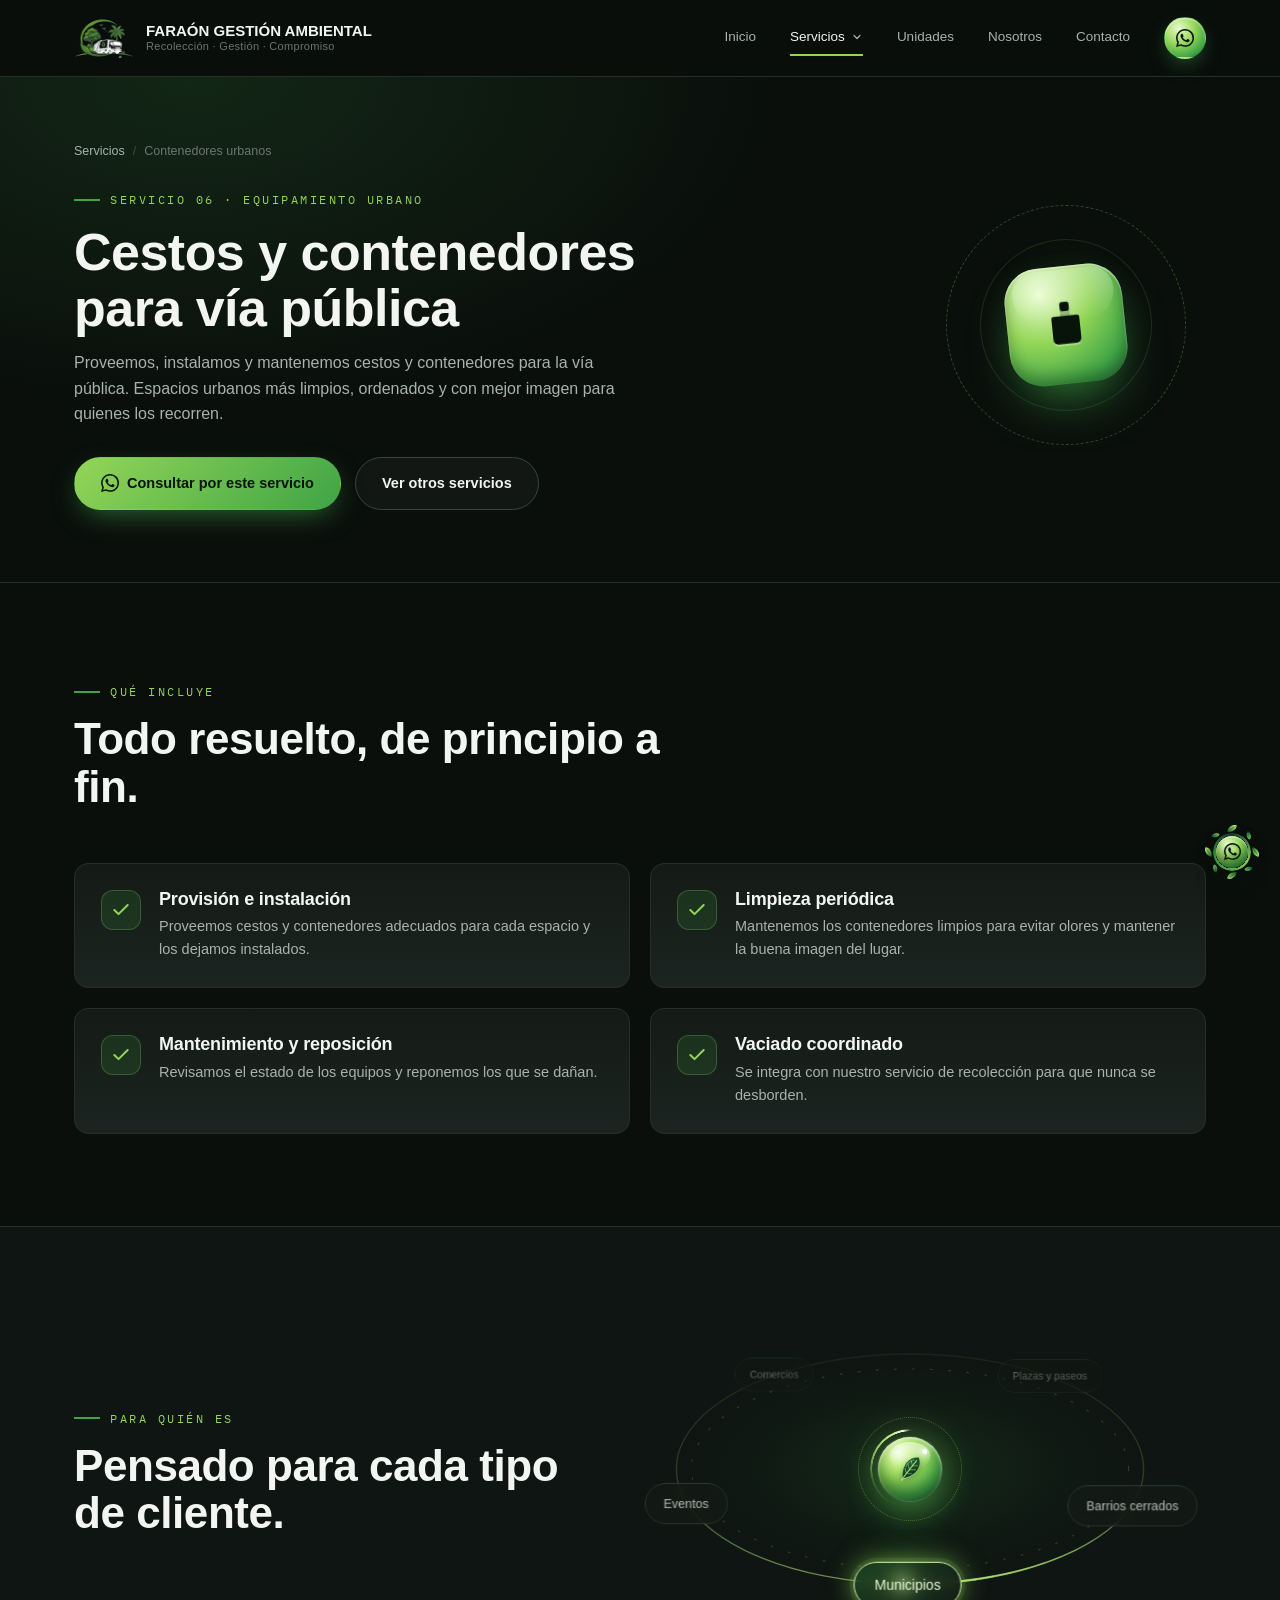
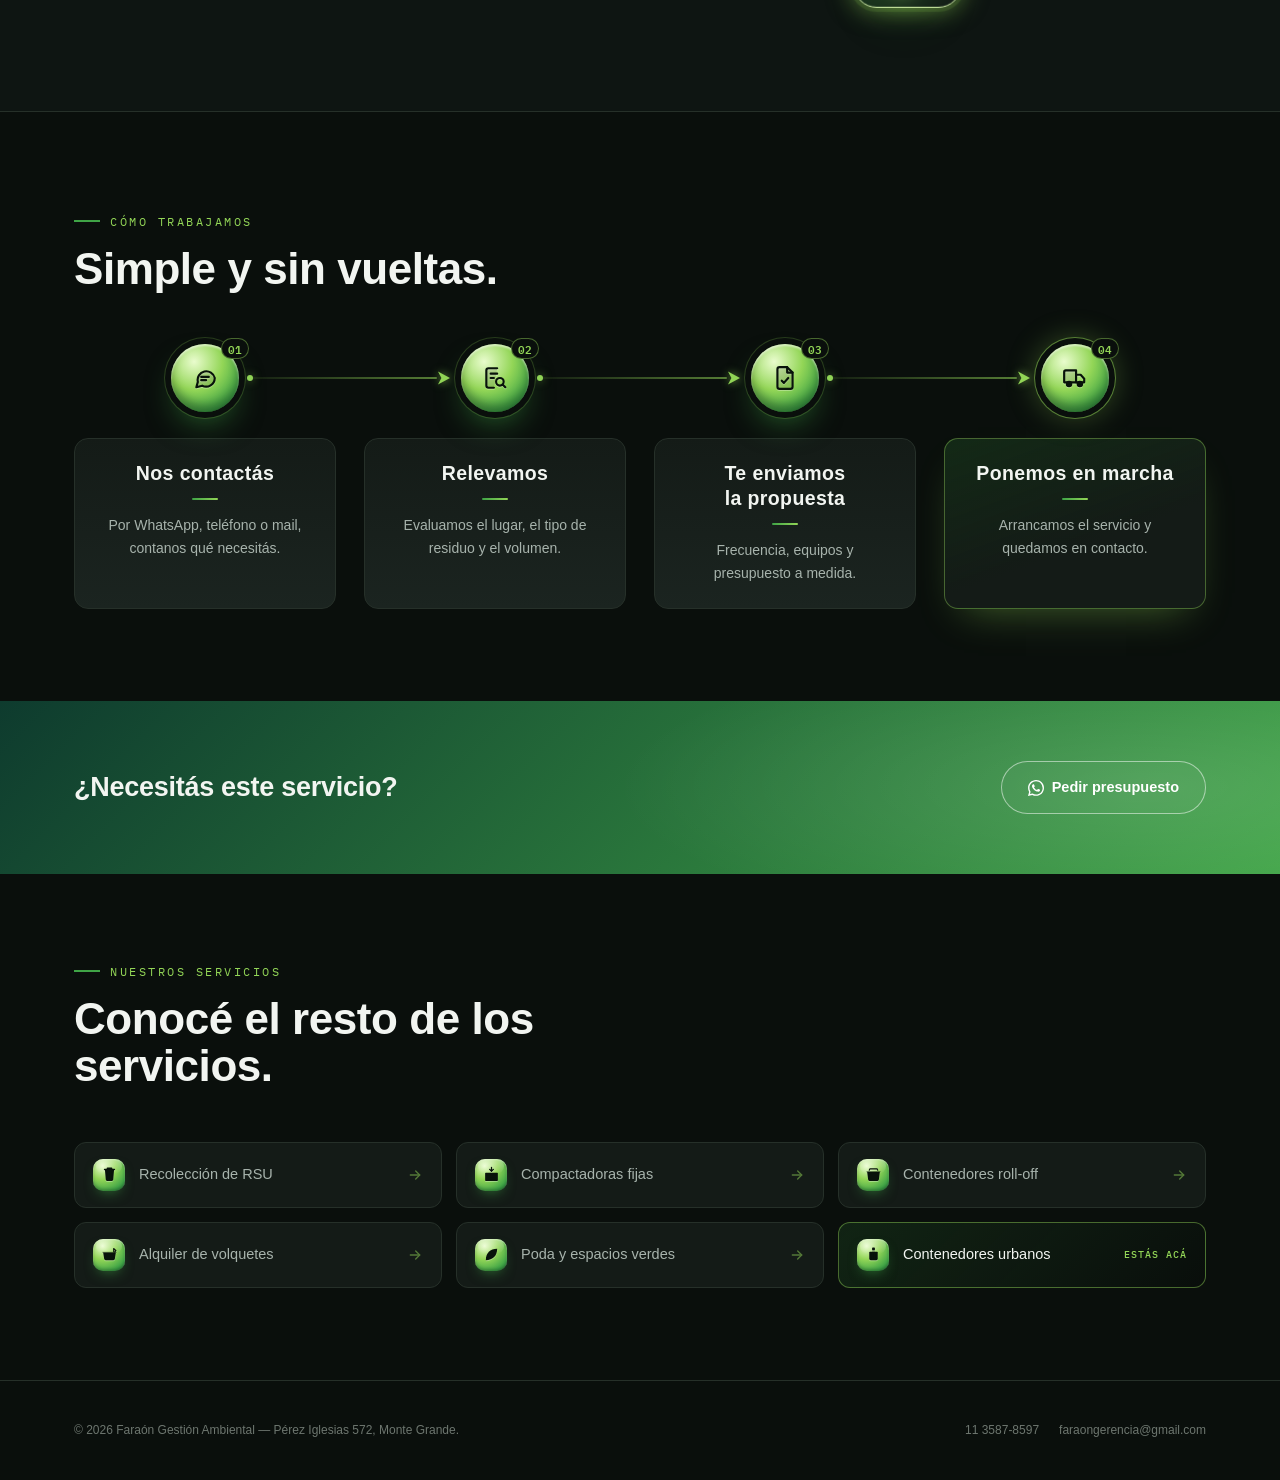
<file: contenedores-urbanos.html>
<!doctype html>
<html lang="es">
<head>
<meta charset="UTF-8" />
<meta name="viewport" content="width=device-width, initial-scale=1.0" />
<title>Cestos y contenedores para vía pública — Faraón Gestión Ambiental</title>
<meta name="description" content="Proveemos, instalamos y mantenemos cestos y contenedores para la vía pública. Espacios urbanos más limpios, ordenados y con mejor imagen para quienes los recorren." />
<link rel="icon" type="image/png" href="assets/logo-icon.png" />
<link rel="preconnect" href="https://fonts.googleapis.com" />
<link rel="preconnect" href="https://fonts.gstatic.com" crossorigin />
<link rel="stylesheet" href="https://api.fontshare.com/v2/css?f[]=clash-display@500,600,700&f[]=general-sans@400,500,600,700&display=swap" />
<link href="https://fonts.googleapis.com/css2?family=IBM+Plex+Mono:wght@500;600&display=swap" rel="stylesheet" />
<link rel="stylesheet" href="css/style.css?v=32" />
</head>
<body>

<header class="site-header">
  <div class="container">
    <a href="index.html" class="brand">
      <img src="assets/logo-icon.png" alt="Faraón Gestión Ambiental" />
      <span class="brand-text">FARAÓN GESTIÓN AMBIENTAL<small>Recolección · Gestión · Compromiso</small></span>
    </a>
    <nav class="main-nav">
      <a href="index.html">Inicio</a>
      <a href="servicios.html" class="active">Servicios</a>
      <a href="unidades.html">Unidades</a>
      <a href="nosotros.html">Nosotros</a>
      <a href="contacto.html">Contacto</a>
      <a href="https://wa.me/5491135878597" class="btn btn-primary nav-whatsapp" target="_blank" rel="noopener" aria-label="WhatsApp"><svg width="18" height="18" viewBox="0 0 24 24" fill="currentColor"><path d="M17.472 14.382c-.297-.149-1.758-.867-2.03-.967-.273-.099-.471-.148-.67.15-.197.297-.767.966-.94 1.164-.173.199-.347.223-.644.075-.297-.15-1.255-.463-2.39-1.475-.883-.788-1.48-1.761-1.653-2.059-.173-.297-.018-.458.13-.606.134-.133.298-.347.446-.52.149-.174.198-.298.298-.497.099-.198.05-.371-.025-.52-.075-.149-.669-1.612-.916-2.207-.242-.579-.487-.5-.669-.51-.173-.008-.371-.01-.57-.01-.198 0-.52.074-.792.372-.272.297-1.04 1.016-1.04 2.479 0 1.462 1.065 2.875 1.213 3.074.149.198 2.096 3.2 5.077 4.487.709.306 1.262.489 1.694.625.712.227 1.36.195 1.871.118.571-.085 1.758-.719 2.006-1.413.248-.694.248-1.289.173-1.413-.074-.124-.272-.198-.57-.347m-5.421 7.403h-.004a9.87 9.87 0 0 1-5.031-1.378l-.361-.214-3.741.982.998-3.648-.235-.374a9.86 9.86 0 0 1-1.51-5.26c.001-5.45 4.436-9.884 9.888-9.884 2.64 0 5.122 1.03 6.988 2.898a9.825 9.825 0 0 1 2.893 6.994c-.003 5.45-4.437 9.884-9.885 9.884M20.52 3.449C18.24 1.245 15.24 0 12.045 0 5.463 0 .102 5.36.1 11.943c0 2.105.549 4.16 1.595 5.976L0 24l6.335-1.652c1.746.943 3.706 1.444 5.71 1.444h.005c6.585 0 11.946-5.36 11.949-11.944 0-3.19-1.24-6.19-3.502-8.4"/></svg></a>
    </nav>
    <button class="nav-toggle" aria-label="Abrir menú">
      <svg width="20" height="20" viewBox="0 0 24 24" fill="none" stroke="currentColor" stroke-width="1.8" stroke-linecap="round"><line x1="3" y1="6" x2="21" y2="6"/><line x1="3" y1="12" x2="21" y2="12"/><line x1="3" y1="18" x2="21" y2="18"/></svg>
    </button>
  </div>
</header>

<section class="page-hero svc-hero">
  <div class="container svc-hero-grid">
    <div>
      <nav class="breadcrumb" aria-label="Ubicación"><a href="servicios.html">Servicios</a><span>/</span>Contenedores urbanos</nav>
      <div class="eyebrow">Servicio 06 · Equipamiento urbano</div>
      <h1>Cestos y contenedores para vía pública</h1>
      <p>Proveemos, instalamos y mantenemos cestos y contenedores para la vía pública. Espacios urbanos más limpios, ordenados y con mejor imagen para quienes los recorren.</p>
      <div class="hero-actions">
        <a href="https://wa.me/5491135878597?text=Hola%21%20Quiero%20consultar%20por%20el%20servicio%20de%20cestos%20y%20contenedores%20para%20v%C3%ADa%20p%C3%BAblica." class="btn btn-primary" target="_blank" rel="noopener"><svg width="18" height="18" viewBox="0 0 24 24" fill="currentColor"><path d="M17.472 14.382c-.297-.149-1.758-.867-2.03-.967-.273-.099-.471-.148-.67.15-.197.297-.767.966-.94 1.164-.173.199-.347.223-.644.075-.297-.15-1.255-.463-2.39-1.475-.883-.788-1.48-1.761-1.653-2.059-.173-.297-.018-.458.13-.606.134-.133.298-.347.446-.52.149-.174.198-.298.298-.497.099-.198.05-.371-.025-.52-.075-.149-.669-1.612-.916-2.207-.242-.579-.487-.5-.669-.51-.173-.008-.371-.01-.57-.01-.198 0-.52.074-.792.372-.272.297-1.04 1.016-1.04 2.479 0 1.462 1.065 2.875 1.213 3.074.149.198 2.096 3.2 5.077 4.487.709.306 1.262.489 1.694.625.712.227 1.36.195 1.871.118.571-.085 1.758-.719 2.006-1.413.248-.694.248-1.289.173-1.413-.074-.124-.272-.198-.57-.347m-5.421 7.403h-.004a9.87 9.87 0 0 1-5.031-1.378l-.361-.214-3.741.982.998-3.648-.235-.374a9.86 9.86 0 0 1-1.51-5.26c.001-5.45 4.436-9.884 9.888-9.884 2.64 0 5.122 1.03 6.988 2.898a9.825 9.825 0 0 1 2.893 6.994c-.003 5.45-4.437 9.884-9.885 9.884M20.52 3.449C18.24 1.245 15.24 0 12.045 0 5.463 0 .102 5.36.1 11.943c0 2.105.549 4.16 1.595 5.976L0 24l6.335-1.652c1.746.943 3.706 1.444 5.71 1.444h.005c6.585 0 11.946-5.36 11.949-11.944 0-3.19-1.24-6.19-3.502-8.4"/></svg> Consultar por este servicio</a>
        <a href="#otros-servicios" class="btn btn-ghost">Ver otros servicios</a>
      </div>
    </div>
    <div class="svc-hero-art" aria-hidden="true">
      <span class="svc-hero-ring"></span><span class="svc-hero-ring r2"></span>
      <span class="svc-hero-badge"><svg width="56" height="56" viewBox="0 0 24 24" fill="currentColor"><rect x="10" y="2" width="4" height="4" rx="1"/><rect x="10" y="5" width="4" height="12" rx="1" fill="rgba(8,19,10,.25)"/><path d="M6 9a1 1 0 0 1 1-1h10a1 1 0 0 1 1 1v9a2 2 0 0 1-2 2H8a2 2 0 0 1-2-2Z"/><path d="M9 12v6M12 12v6M15 12v6" stroke="rgba(8,19,10,.35)" stroke-width="1.3" stroke-linecap="round"/></svg></span>
    </div>
  </div>
</section>

<section>
  <div class="container">
    <div class="section-head reveal">
      <div class="eyebrow">Qué incluye</div>
      <h2>Todo resuelto, de principio a fin.</h2>
    </div>
    <div class="svc-features">
        <div class="svc-feature reveal"><span class="svc-feature-check"><svg width="20" height="20" viewBox="0 0 24 24" fill="none" stroke="currentColor" stroke-width="2.4" stroke-linecap="round" stroke-linejoin="round"><polyline points="20 6 9 17 4 12"/></svg></span><div><h3>Provisión e instalación</h3><p>Proveemos cestos y contenedores adecuados para cada espacio y los dejamos instalados.</p></div></div>
        <div class="svc-feature reveal"><span class="svc-feature-check"><svg width="20" height="20" viewBox="0 0 24 24" fill="none" stroke="currentColor" stroke-width="2.4" stroke-linecap="round" stroke-linejoin="round"><polyline points="20 6 9 17 4 12"/></svg></span><div><h3>Limpieza periódica</h3><p>Mantenemos los contenedores limpios para evitar olores y mantener la buena imagen del lugar.</p></div></div>
        <div class="svc-feature reveal"><span class="svc-feature-check"><svg width="20" height="20" viewBox="0 0 24 24" fill="none" stroke="currentColor" stroke-width="2.4" stroke-linecap="round" stroke-linejoin="round"><polyline points="20 6 9 17 4 12"/></svg></span><div><h3>Mantenimiento y reposición</h3><p>Revisamos el estado de los equipos y reponemos los que se dañan.</p></div></div>
        <div class="svc-feature reveal"><span class="svc-feature-check"><svg width="20" height="20" viewBox="0 0 24 24" fill="none" stroke="currentColor" stroke-width="2.4" stroke-linecap="round" stroke-linejoin="round"><polyline points="20 6 9 17 4 12"/></svg></span><div><h3>Vaciado coordinado</h3><p>Se integra con nuestro servicio de recolección para que nunca se desborden.</p></div></div>
    </div>
  </div>
</section>

<section class="alt">
  <div class="container svc-audience reveal">
    <div>
      <div class="eyebrow">Para quién es</div>
      <h2>Pensado para cada tipo de cliente.</h2>
    </div>
    <div class="svc-tags"><span class="svc-tag">Municipios</span><span class="svc-tag">Barrios cerrados</span><span class="svc-tag">Plazas y paseos</span><span class="svc-tag">Comercios</span><span class="svc-tag">Eventos</span></div>
  </div>
</section>

<section>
  <div class="container">
    <div class="section-head reveal">
      <div class="eyebrow">Cómo trabajamos</div>
      <h2>Simple y sin vueltas.</h2>
    </div>
    <div class="svc-steps">
        <div class="svc-step reveal"><span class="step-link" aria-hidden="true"><span class="step-flow"></span><svg class="step-arrow" width="14" height="16" viewBox="0 0 14 16"><path d="M1 1.5 13 8 1 14.5 4.4 8Z"/></svg></span><div class="step-node"><span class="step-icon"><svg width="26" height="26" viewBox="0 0 24 24" fill="none" stroke="currentColor" stroke-width="2" stroke-linecap="round" stroke-linejoin="round"><path d="M21 12a8 8 0 0 1-11.6 7.1L4 20.5l1.4-4.9A8 8 0 1 1 21 12Z" fill="rgba(8,19,10,.12)"/><path d="M8.5 11h7M8.5 14h4.5"/></svg></span><span class="step-num">01</span></div><div class="step-body"><h3>Nos contactás</h3><p>Por WhatsApp, teléfono o mail, contanos qué necesitás.</p></div></div>
        <div class="svc-step reveal"><span class="step-link" aria-hidden="true"><span class="step-flow"></span><svg class="step-arrow" width="14" height="16" viewBox="0 0 14 16"><path d="M1 1.5 13 8 1 14.5 4.4 8Z"/></svg></span><div class="step-node"><span class="step-icon"><svg width="26" height="26" viewBox="0 0 24 24" fill="none" stroke="currentColor" stroke-width="2" stroke-linecap="round" stroke-linejoin="round"><path d="M14 3H6a2 2 0 0 0-2 2v14a2 2 0 0 0 2 2h5" fill="rgba(8,19,10,.12)"/><path d="M8 8h6M8 12h3"/><circle cx="16.5" cy="15.5" r="3.5"/><path d="m19 18 2.5 2.5"/></svg></span><span class="step-num">02</span></div><div class="step-body"><h3>Relevamos</h3><p>Evaluamos el lugar, el tipo de residuo y el volumen.</p></div></div>
        <div class="svc-step reveal"><span class="step-link" aria-hidden="true"><span class="step-flow"></span><svg class="step-arrow" width="14" height="16" viewBox="0 0 14 16"><path d="M1 1.5 13 8 1 14.5 4.4 8Z"/></svg></span><div class="step-node"><span class="step-icon"><svg width="26" height="26" viewBox="0 0 24 24" fill="none" stroke="currentColor" stroke-width="2" stroke-linecap="round" stroke-linejoin="round"><path d="M14 2H7a2 2 0 0 0-2 2v16a2 2 0 0 0 2 2h10a2 2 0 0 0 2-2V7Z" fill="rgba(8,19,10,.12)"/><path d="M14 2v5h5"/><path d="m9 14.5 2 2 4-4.5"/></svg></span><span class="step-num">03</span></div><div class="step-body"><h3>Te enviamos la propuesta</h3><p>Frecuencia, equipos y presupuesto a medida.</p></div></div>
        <div class="svc-step reveal is-final"><div class="step-node"><span class="step-icon"><svg width="26" height="26" viewBox="0 0 24 24" fill="none" stroke="currentColor" stroke-width="2" stroke-linecap="round" stroke-linejoin="round"><path d="M2 6.5A1.5 1.5 0 0 1 3.5 5H13v11H2Z" fill="rgba(8,19,10,.12)"/><path d="M13 9h4.2l3.3 3.6V16H13"/><circle cx="6.5" cy="17.5" r="2" fill="currentColor"/><circle cx="16.5" cy="17.5" r="2" fill="currentColor"/></svg></span><span class="step-num">04</span></div><div class="step-body"><h3>Ponemos en marcha</h3><p>Arrancamos el servicio y quedamos en contacto.</p></div></div>
    </div>
  </div>
</section>

<section class="cta-strip">
  <div class="container reveal">
    <h2>¿Necesitás este servicio?</h2>
    <a href="https://wa.me/5491135878597?text=Hola%21%20Quiero%20consultar%20por%20el%20servicio%20de%20cestos%20y%20contenedores%20para%20v%C3%ADa%20p%C3%BAblica." class="btn btn-ghost" target="_blank" rel="noopener"><svg width="16" height="16" viewBox="0 0 24 24" fill="currentColor"><path d="M17.472 14.382c-.297-.149-1.758-.867-2.03-.967-.273-.099-.471-.148-.67.15-.197.297-.767.966-.94 1.164-.173.199-.347.223-.644.075-.297-.15-1.255-.463-2.39-1.475-.883-.788-1.48-1.761-1.653-2.059-.173-.297-.018-.458.13-.606.134-.133.298-.347.446-.52.149-.174.198-.298.298-.497.099-.198.05-.371-.025-.52-.075-.149-.669-1.612-.916-2.207-.242-.579-.487-.5-.669-.51-.173-.008-.371-.01-.57-.01-.198 0-.52.074-.792.372-.272.297-1.04 1.016-1.04 2.479 0 1.462 1.065 2.875 1.213 3.074.149.198 2.096 3.2 5.077 4.487.709.306 1.262.489 1.694.625.712.227 1.36.195 1.871.118.571-.085 1.758-.719 2.006-1.413.248-.694.248-1.289.173-1.413-.074-.124-.272-.198-.57-.347m-5.421 7.403h-.004a9.87 9.87 0 0 1-5.031-1.378l-.361-.214-3.741.982.998-3.648-.235-.374a9.86 9.86 0 0 1-1.51-5.26c.001-5.45 4.436-9.884 9.888-9.884 2.64 0 5.122 1.03 6.988 2.898a9.825 9.825 0 0 1 2.893 6.994c-.003 5.45-4.437 9.884-9.885 9.884M20.52 3.449C18.24 1.245 15.24 0 12.045 0 5.463 0 .102 5.36.1 11.943c0 2.105.549 4.16 1.595 5.976L0 24l6.335-1.652c1.746.943 3.706 1.444 5.71 1.444h.005c6.585 0 11.946-5.36 11.949-11.944 0-3.19-1.24-6.19-3.502-8.4"/></svg> Pedir presupuesto</a>
  </div>
</section>

<section id="otros-servicios" class="svc-others">
  <div class="container">
    <div class="section-head reveal">
      <div class="eyebrow">Nuestros servicios</div>
      <h2>Conocé el resto de los servicios.</h2>
    </div>
    <div class="svc-tiles reveal">
        <a href="recoleccion-rsu.html" class="svc-tile"><span class="dd-icon"><svg width="17" height="17" viewBox="0 0 24 24" fill="currentColor"><path d="M9 2h6a1 1 0 0 1 1 1v1h3a1 1 0 1 1 0 2h-.6l-1.1 13.2A2 2 0 0 1 15.3 21H8.7a2 2 0 0 1-2-1.8L5.6 6H5a1 1 0 1 1 0-2h3V3a1 1 0 0 1 1-1Z"/><path d="M9 9v9M12 9v9M15 9v9" stroke="rgba(8,19,10,.35)" stroke-width="1.4" stroke-linecap="round"/></svg></span><span class="svc-tile-title">Recolección de RSU</span><span class="svc-tile-arrow"><svg width="16" height="16" viewBox="0 0 24 24" fill="none" stroke="currentColor" stroke-width="2" stroke-linecap="round" stroke-linejoin="round"><line x1="5" y1="12" x2="19" y2="12"/><polyline points="13 6 19 12 13 18"/></svg></span></a>
        <a href="compactadoras-fijas.html" class="svc-tile"><span class="dd-icon"><svg width="17" height="17" viewBox="0 0 24 24" fill="currentColor"><path d="M4 9.5h16a1 1 0 0 1 1 1V20a1 1 0 0 1-1 1H4a1 1 0 0 1-1-1v-9.5a1 1 0 0 1 1-1Z"/><rect x="5.5" y="11.5" width="13" height="2.4" rx=".7" fill="rgba(8,19,10,.45)"/><path d="M7 17.2h10M7 19h10" stroke="rgba(8,19,10,.3)" stroke-width="1.2" stroke-linecap="round"/><path d="M12 2v5.2M9.4 4.8 12 7.4l2.6-2.6" fill="none" stroke="currentColor" stroke-width="1.8" stroke-linecap="round" stroke-linejoin="round"/></svg></span><span class="svc-tile-title">Compactadoras fijas</span><span class="svc-tile-arrow"><svg width="16" height="16" viewBox="0 0 24 24" fill="none" stroke="currentColor" stroke-width="2" stroke-linecap="round" stroke-linejoin="round"><line x1="5" y1="12" x2="19" y2="12"/><polyline points="13 6 19 12 13 18"/></svg></span></a>
        <a href="contenedores-roll-off.html" class="svc-tile"><span class="dd-icon"><svg width="17" height="17" viewBox="0 0 24 24" fill="currentColor"><path d="M3 8h18l-1.4 11.2A2 2 0 0 1 17.6 21H6.4a2 2 0 0 1-2-1.8L3 8Z"/><path d="M2 8h20" stroke="rgba(8,19,10,.4)" stroke-width="1.6"/><path d="M6 6l1-2h10l1 2" fill="none" stroke="currentColor" stroke-width="1.6" stroke-linecap="round" stroke-linejoin="round"/></svg></span><span class="svc-tile-title">Contenedores roll-off</span><span class="svc-tile-arrow"><svg width="16" height="16" viewBox="0 0 24 24" fill="none" stroke="currentColor" stroke-width="2" stroke-linecap="round" stroke-linejoin="round"><line x1="5" y1="12" x2="19" y2="12"/><polyline points="13 6 19 12 13 18"/></svg></span></a>
        <a href="alquiler-volquetes.html" class="svc-tile"><span class="dd-icon"><svg width="17" height="17" viewBox="0 0 24 24" fill="currentColor"><path d="M3 9h18l-1.5 9.4A2 2 0 0 1 17.5 20h-11a2 2 0 0 1-2-1.6L3 9Z"/><path d="M2 9h20" stroke="rgba(8,19,10,.4)" stroke-width="1.6"/><path d="M18 4l3 2.2-1.6 2.4" fill="none" stroke="currentColor" stroke-width="1.7" stroke-linecap="round" stroke-linejoin="round"/><path d="M18 4v4.4" stroke="currentColor" stroke-width="1.7" stroke-linecap="round"/></svg></span><span class="svc-tile-title">Alquiler de volquetes</span><span class="svc-tile-arrow"><svg width="16" height="16" viewBox="0 0 24 24" fill="none" stroke="currentColor" stroke-width="2" stroke-linecap="round" stroke-linejoin="round"><line x1="5" y1="12" x2="19" y2="12"/><polyline points="13 6 19 12 13 18"/></svg></span></a>
        <a href="poda-espacios-verdes.html" class="svc-tile"><span class="dd-icon"><svg width="17" height="17" viewBox="0 0 24 24" fill="currentColor"><path d="M20 4C10 4 4 10 4 20c10 0 16-6 16-16Z"/><path d="M7 17 17 7" stroke="rgba(8,19,10,.35)" stroke-width="1.4" stroke-linecap="round" fill="none"/></svg></span><span class="svc-tile-title">Poda y espacios verdes</span><span class="svc-tile-arrow"><svg width="16" height="16" viewBox="0 0 24 24" fill="none" stroke="currentColor" stroke-width="2" stroke-linecap="round" stroke-linejoin="round"><line x1="5" y1="12" x2="19" y2="12"/><polyline points="13 6 19 12 13 18"/></svg></span></a>
        <span class="svc-tile current" aria-current="page"><span class="dd-icon"><svg width="17" height="17" viewBox="0 0 24 24" fill="currentColor"><rect x="10" y="2" width="4" height="4" rx="1"/><rect x="10" y="5" width="4" height="12" rx="1" fill="rgba(8,19,10,.25)"/><path d="M6 9a1 1 0 0 1 1-1h10a1 1 0 0 1 1 1v9a2 2 0 0 1-2 2H8a2 2 0 0 1-2-2Z"/><path d="M9 12v6M12 12v6M15 12v6" stroke="rgba(8,19,10,.35)" stroke-width="1.3" stroke-linecap="round"/></svg></span><span class="svc-tile-title">Contenedores urbanos</span><span class="svc-tile-here">Estás acá</span></span>
    </div>
  </div>
</section>

<footer>
  <div class="container">
    <p>&copy; 2026 Faraón Gestión Ambiental — Pérez Iglesias 572, Monte Grande.</p>
    <div class="footer-links">
      <a href="tel:+541135878597">11 3587-8597</a>
      <a href="mailto:faraongerencia@gmail.com">faraongerencia@gmail.com</a>
    </div>
  </div>
</footer>

<script src="js/main.js?v=22"></script>
</body>
</html>
</file>
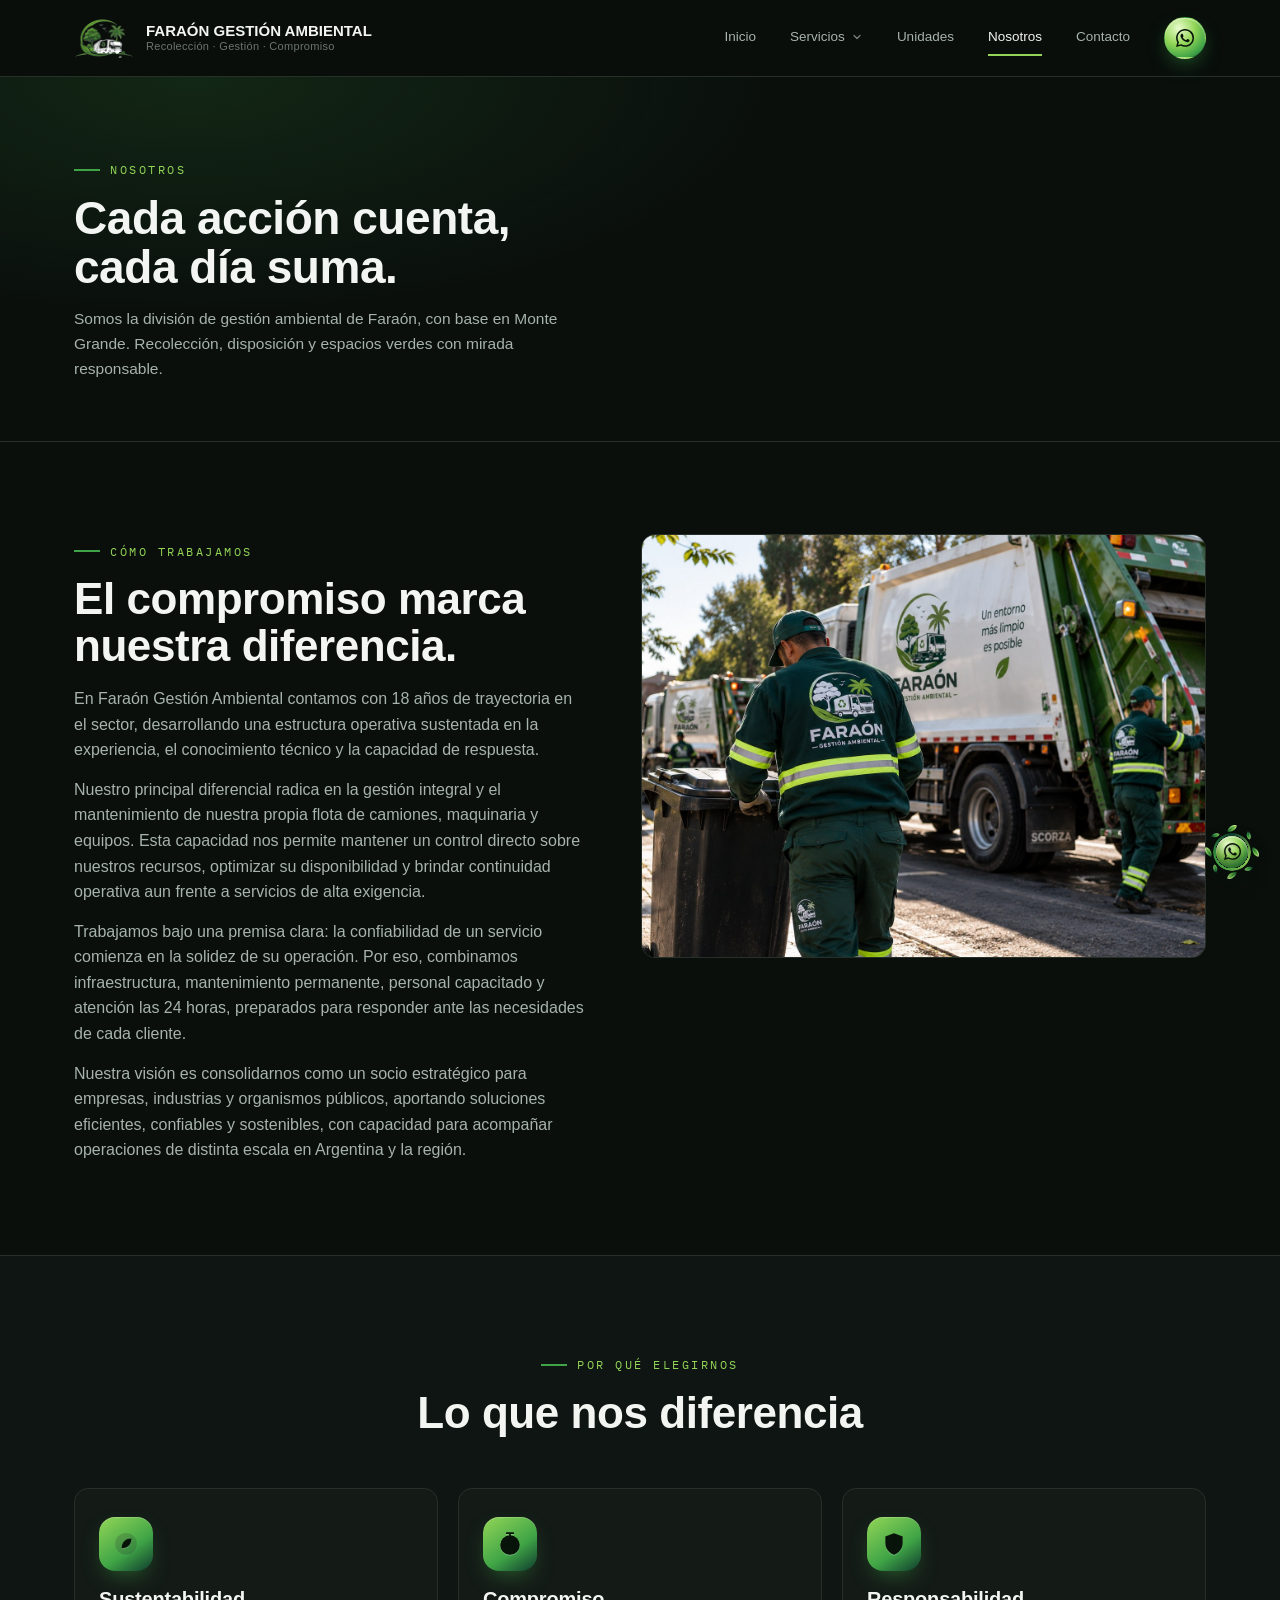
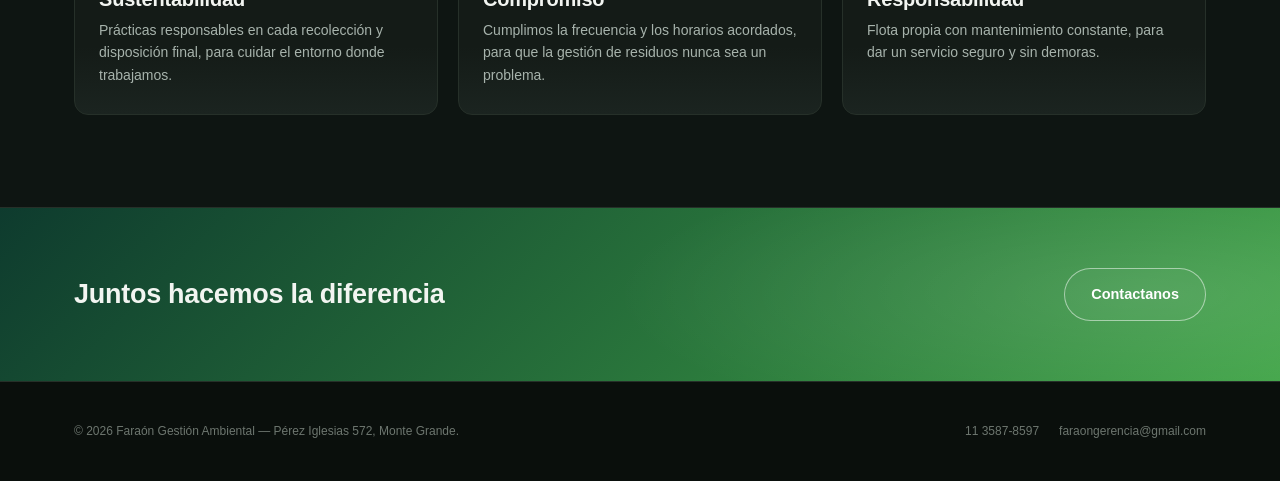
<file: nosotros.html>
<!doctype html>
<html lang="es">
<head>
<meta charset="UTF-8" />
<meta name="viewport" content="width=device-width, initial-scale=1.0" />
<title>Nosotros — Faraón Gestión Ambiental</title>
<meta name="description" content="Gestión ambiental con flota propia en Monte Grande: sustentabilidad, compromiso y responsabilidad en cada servicio." />
<link rel="icon" type="image/png" href="assets/logo-icon.png" />
<link rel="preconnect" href="https://fonts.googleapis.com" />
<link rel="preconnect" href="https://fonts.gstatic.com" crossorigin />
<link rel="stylesheet" href="https://api.fontshare.com/v2/css?f[]=clash-display@500,600,700&f[]=general-sans@400,500,600,700&display=swap" />
<link href="https://fonts.googleapis.com/css2?family=IBM+Plex+Mono:wght@500;600&display=swap" rel="stylesheet" />
<link rel="stylesheet" href="css/style.css?v=32" />
</head>
<body>

<header class="site-header">
  <div class="container">
    <a href="index.html" class="brand">
      <img src="assets/logo-icon.png" alt="Faraón Gestión Ambiental" />
      <span class="brand-text">FARAÓN GESTIÓN AMBIENTAL<small>Recolección · Gestión · Compromiso</small></span>
    </a>
    <nav class="main-nav">
      <a href="index.html">Inicio</a>
      <a href="servicios.html">Servicios</a>
      <a href="unidades.html">Unidades</a>
      <a href="nosotros.html" class="active">Nosotros</a>
      <a href="contacto.html">Contacto</a>
      <a href="https://wa.me/5491135878597" class="btn btn-primary nav-whatsapp" target="_blank" rel="noopener" aria-label="WhatsApp"><svg width="18" height="18" viewBox="0 0 24 24" fill="currentColor"><path d="M17.472 14.382c-.297-.149-1.758-.867-2.03-.967-.273-.099-.471-.148-.67.15-.197.297-.767.966-.94 1.164-.173.199-.347.223-.644.075-.297-.15-1.255-.463-2.39-1.475-.883-.788-1.48-1.761-1.653-2.059-.173-.297-.018-.458.13-.606.134-.133.298-.347.446-.52.149-.174.198-.298.298-.497.099-.198.05-.371-.025-.52-.075-.149-.669-1.612-.916-2.207-.242-.579-.487-.5-.669-.51-.173-.008-.371-.01-.57-.01-.198 0-.52.074-.792.372-.272.297-1.04 1.016-1.04 2.479 0 1.462 1.065 2.875 1.213 3.074.149.198 2.096 3.2 5.077 4.487.709.306 1.262.489 1.694.625.712.227 1.36.195 1.871.118.571-.085 1.758-.719 2.006-1.413.248-.694.248-1.289.173-1.413-.074-.124-.272-.198-.57-.347m-5.421 7.403h-.004a9.87 9.87 0 0 1-5.031-1.378l-.361-.214-3.741.982.998-3.648-.235-.374a9.86 9.86 0 0 1-1.51-5.26c.001-5.45 4.436-9.884 9.888-9.884 2.64 0 5.122 1.03 6.988 2.898a9.825 9.825 0 0 1 2.893 6.994c-.003 5.45-4.437 9.884-9.885 9.884M20.52 3.449C18.24 1.245 15.24 0 12.045 0 5.463 0 .102 5.36.1 11.943c0 2.105.549 4.16 1.595 5.976L0 24l6.335-1.652c1.746.943 3.706 1.444 5.71 1.444h.005c6.585 0 11.946-5.36 11.949-11.944 0-3.19-1.24-6.19-3.502-8.4"/></svg></a>
    </nav>
    <button class="nav-toggle" aria-label="Abrir menú">
      <svg width="20" height="20" viewBox="0 0 24 24" fill="none" stroke="currentColor" stroke-width="1.8" stroke-linecap="round"><line x1="3" y1="6" x2="21" y2="6"/><line x1="3" y1="12" x2="21" y2="12"/><line x1="3" y1="18" x2="21" y2="18"/></svg>
    </button>
  </div>
</header>

<section class="page-hero">
  <div class="container">
    <div class="eyebrow">Nosotros</div>
    <h1 style="font-size: clamp(30px, 4.5vw, 46px);">Cada acción cuenta,<br />cada día suma.</h1>
    <p>Somos la división de gestión ambiental de Faraón, con base en Monte Grande. Recolección, disposición y espacios verdes con mirada responsable.</p>
  </div>
</section>

<section>
  <div class="container about-grid">
    <div class="reveal">
      <div class="eyebrow">Cómo trabajamos</div>
      <h2>El compromiso marca nuestra diferencia.</h2>
      <p style="margin-top:16px; max-width:520px;">
        En Faraón Gestión Ambiental contamos con 18 años de trayectoria en el sector, desarrollando una estructura operativa sustentada en la experiencia, el conocimiento técnico y la capacidad de respuesta.
      </p>
      <p style="margin-top:14px; max-width:520px;">
        Nuestro principal diferencial radica en la gestión integral y el mantenimiento de nuestra propia flota de camiones, maquinaria y equipos. Esta capacidad nos permite mantener un control directo sobre nuestros recursos, optimizar su disponibilidad y brindar continuidad operativa aun frente a servicios de alta exigencia.
      </p>
      <p style="margin-top:14px; max-width:520px;">
        Trabajamos bajo una premisa clara: la confiabilidad de un servicio comienza en la solidez de su operación. Por eso, combinamos infraestructura, mantenimiento permanente, personal capacitado y atención las 24 horas, preparados para responder ante las necesidades de cada cliente.
      </p>
      <p style="margin-top:14px; max-width:520px;">
        Nuestra visión es consolidarnos como un socio estratégico para empresas, industrias y organismos públicos, aportando soluciones eficientes, confiables y sostenibles, con capacidad para acompañar operaciones de distinta escala en Argentina y la región.
      </p>
    </div>
    <div class="about-art reveal-scale">
      <img src="assets/nosotros-camiones.jpg" alt="Operarios de Faraón Gestión Ambiental junto a la flota de camiones recolectores" style="position:absolute; inset:0; width:100%; height:100%; object-fit:cover;" />
    </div>
  </div>
</section>

<section class="alt">
  <div class="container">
    <div class="section-head center reveal">
      <div class="eyebrow">Por qué elegirnos</div>
      <h2>Lo que nos diferencia</h2>
    </div>
    <div class="services-grid">
      <div class="service-card value-card reveal">
        <div class="icon-badge">
          <svg width="26" height="26" viewBox="0 0 24 24" fill="currentColor"><circle cx="12" cy="12" r="10" opacity=".18"/><path d="M17 7c-5 0-9 3-9 9 6 0 9-4 9-9Z"/><path d="M9.5 15 15 9.5" stroke="rgba(8,19,10,.35)" stroke-width="1.4" stroke-linecap="round" fill="none"/></svg>
        </div>
        <h3>Sustentabilidad</h3>
        <p>Prácticas responsables en cada recolección y disposición final, para cuidar el entorno donde trabajamos.</p>
      </div>
      <div class="service-card value-card reveal">
        <div class="icon-badge">
          <svg width="26" height="26" viewBox="0 0 24 24" fill="currentColor"><circle cx="12" cy="13" r="9"/><path d="M12 4V2M9 2h6" stroke="currentColor" stroke-width="1.6" stroke-linecap="round" fill="none"/><path d="M9 13.5 11.3 15.8 15.5 10.5" stroke="rgba(8,19,10,.55)" stroke-width="1.8" stroke-linecap="round" stroke-linejoin="round" fill="none"/></svg>
        </div>
        <h3>Compromiso</h3>
        <p>Cumplimos la frecuencia y los horarios acordados, para que la gestión de residuos nunca sea un problema.</p>
      </div>
      <div class="service-card value-card reveal">
        <div class="icon-badge">
          <svg width="26" height="26" viewBox="0 0 24 24" fill="currentColor"><path d="M12 2 4 5v6c0 5.2 3.4 9 8 11 4.6-2 8-5.8 8-11V5Z"/><path d="M12 7v6M12 16v.01" stroke="rgba(8,19,10,.55)" stroke-width="1.8" stroke-linecap="round" fill="none"/></svg>
        </div>
        <h3>Responsabilidad</h3>
        <p>Flota propia con mantenimiento constante, para dar un servicio seguro y sin demoras.</p>
      </div>
    </div>
  </div>
</section>

<section class="cta-strip">
  <div class="container reveal">
    <h2>Juntos hacemos la diferencia</h2>
    <a href="contacto.html" class="btn btn-ghost">Contactanos</a>
  </div>
</section>

<footer>
  <div class="container">
    <p>&copy; 2026 Faraón Gestión Ambiental — Pérez Iglesias 572, Monte Grande.</p>
    <div class="footer-links">
      <a href="tel:+541135878597">11 3587-8597</a>
      <a href="mailto:faraongerencia@gmail.com">faraongerencia@gmail.com</a>
    </div>
  </div>
</footer>

<script src="js/main.js?v=22"></script>
</body>
</html>
</file>
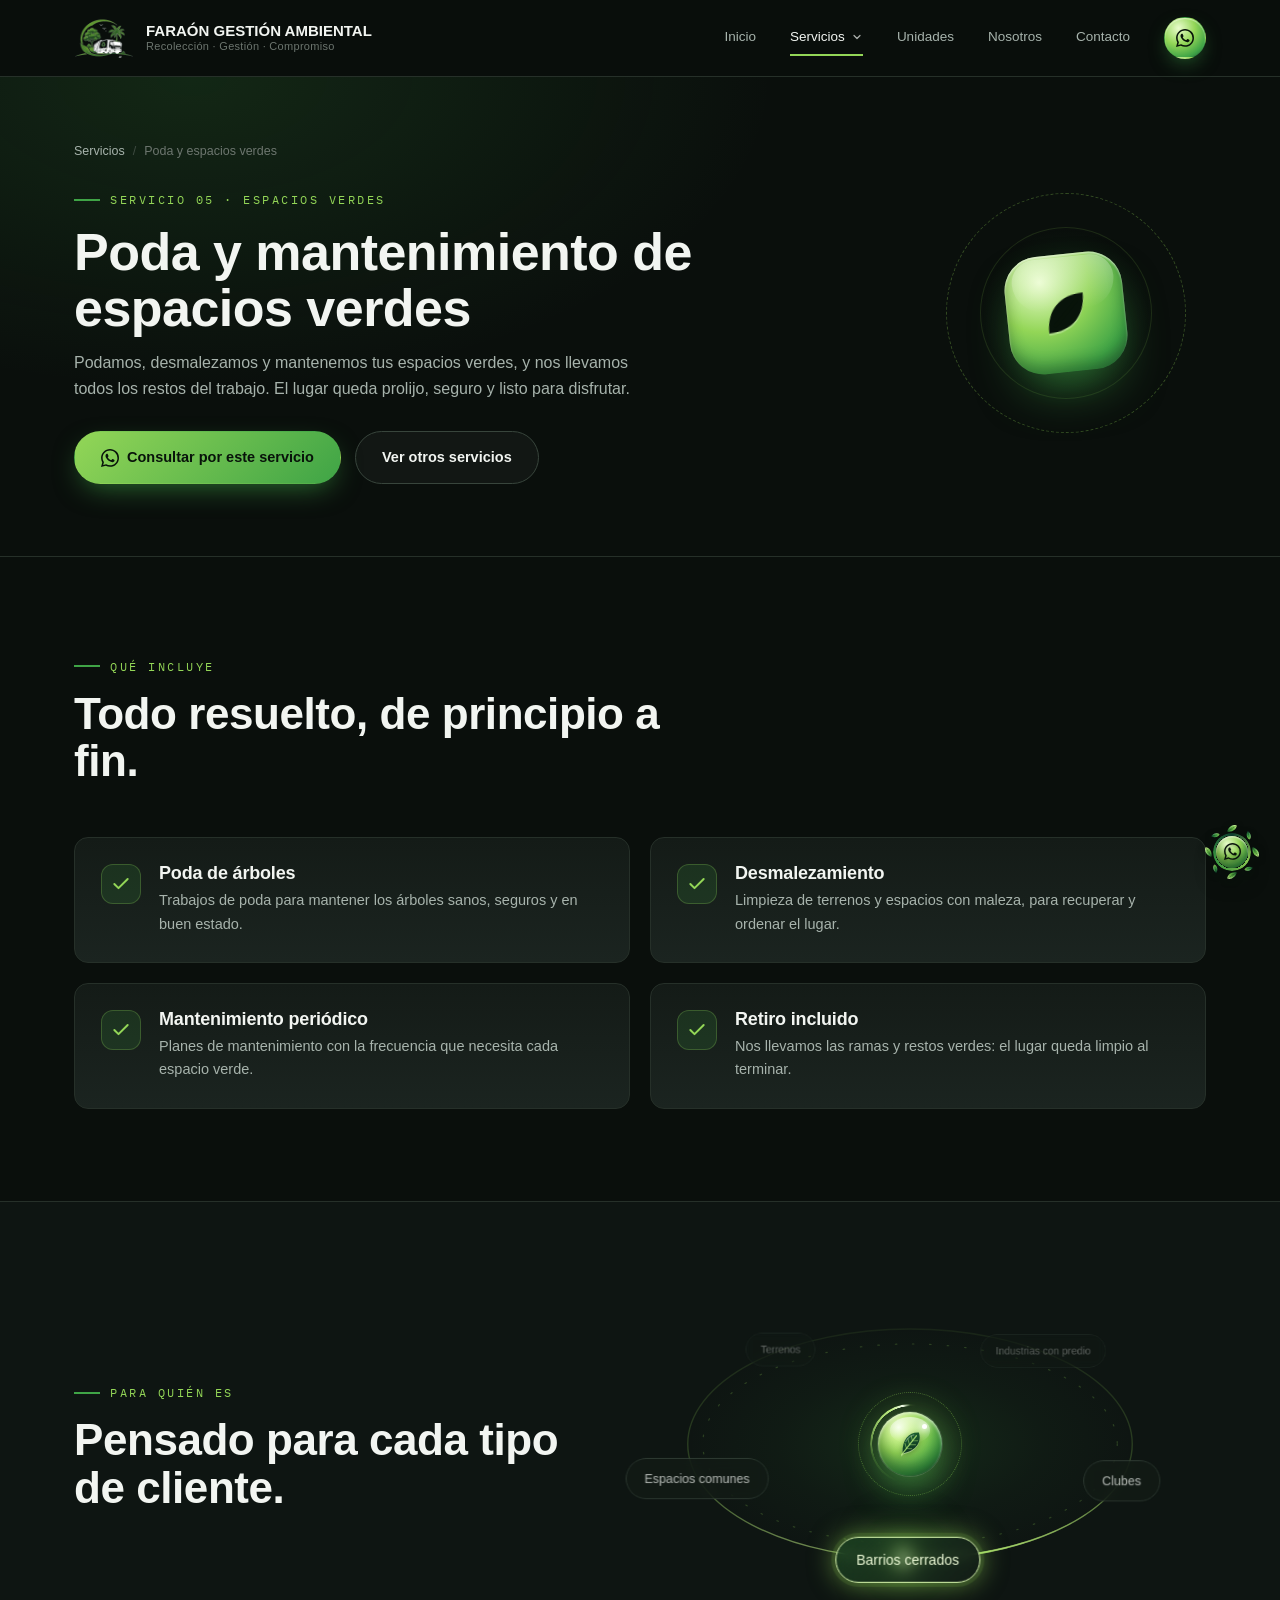
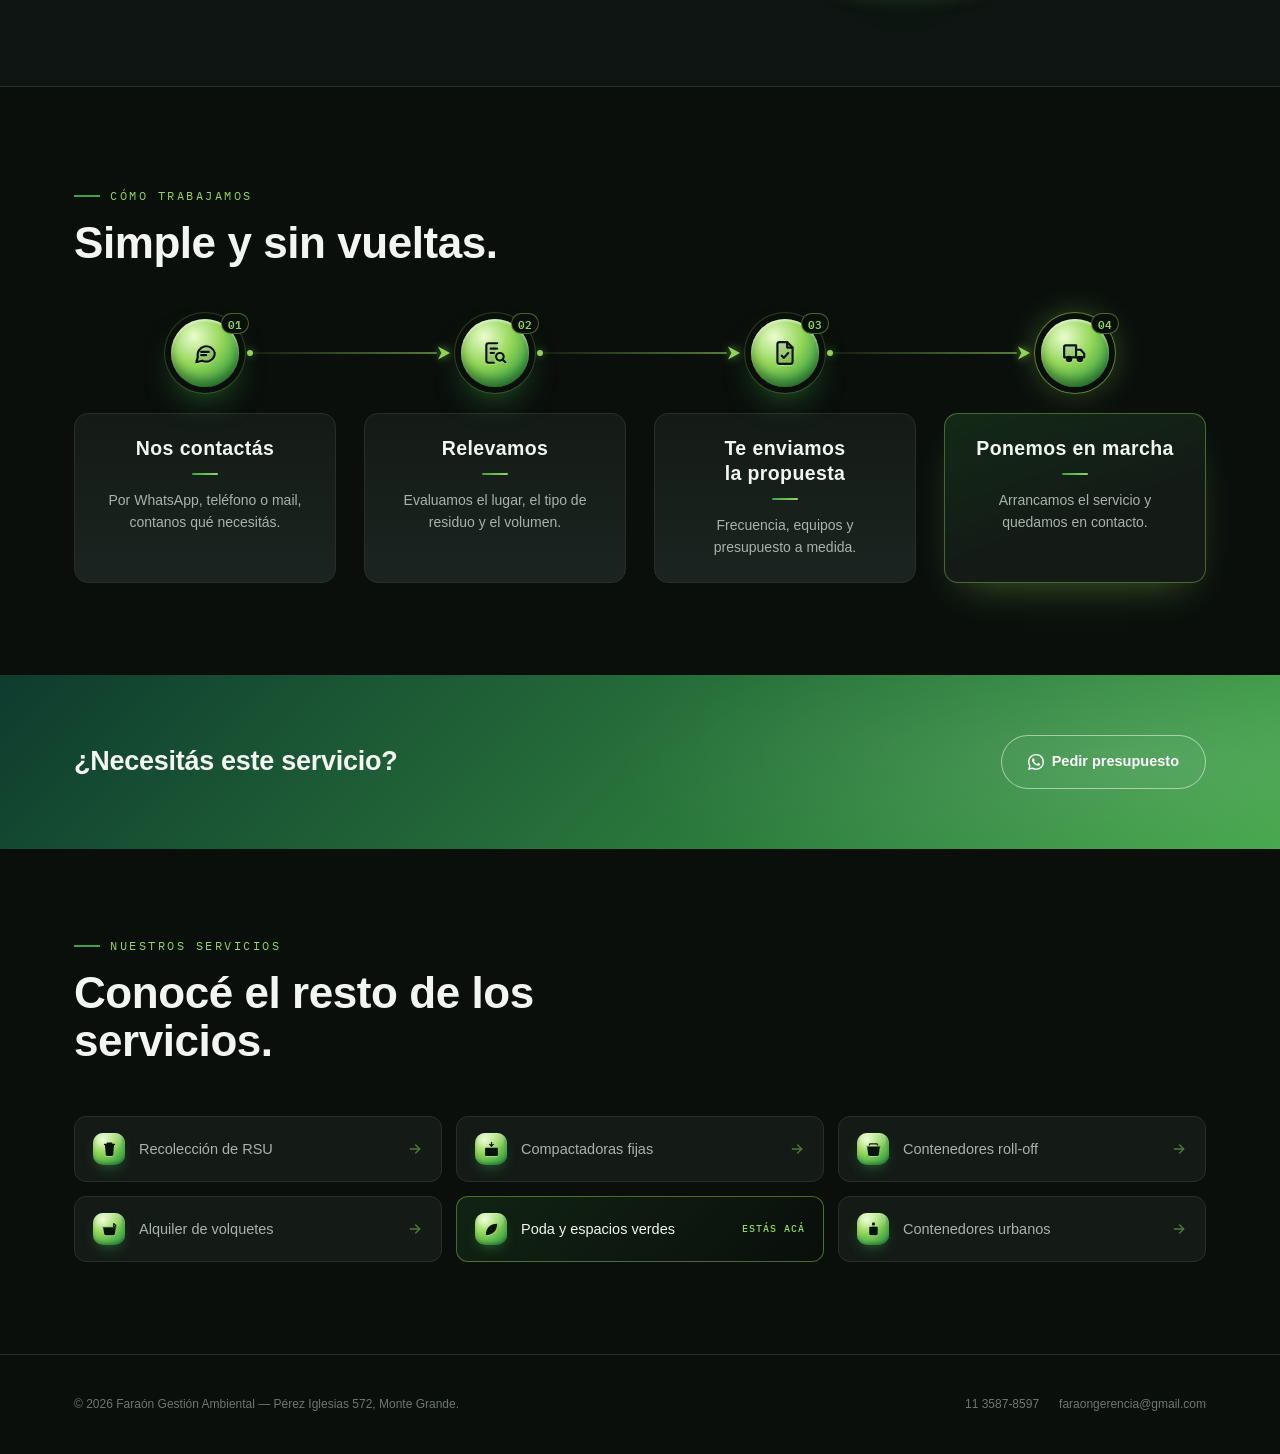
<file: poda-espacios-verdes.html>
<!doctype html>
<html lang="es">
<head>
<meta charset="UTF-8" />
<meta name="viewport" content="width=device-width, initial-scale=1.0" />
<title>Poda y mantenimiento de espacios verdes — Faraón Gestión Ambiental</title>
<meta name="description" content="Podamos, desmalezamos y mantenemos tus espacios verdes, y nos llevamos todos los restos del trabajo. El lugar queda prolijo, seguro y listo para disfrutar." />
<link rel="icon" type="image/png" href="assets/logo-icon.png" />
<link rel="preconnect" href="https://fonts.googleapis.com" />
<link rel="preconnect" href="https://fonts.gstatic.com" crossorigin />
<link rel="stylesheet" href="https://api.fontshare.com/v2/css?f[]=clash-display@500,600,700&f[]=general-sans@400,500,600,700&display=swap" />
<link href="https://fonts.googleapis.com/css2?family=IBM+Plex+Mono:wght@500;600&display=swap" rel="stylesheet" />
<link rel="stylesheet" href="css/style.css?v=32" />
</head>
<body>

<header class="site-header">
  <div class="container">
    <a href="index.html" class="brand">
      <img src="assets/logo-icon.png" alt="Faraón Gestión Ambiental" />
      <span class="brand-text">FARAÓN GESTIÓN AMBIENTAL<small>Recolección · Gestión · Compromiso</small></span>
    </a>
    <nav class="main-nav">
      <a href="index.html">Inicio</a>
      <a href="servicios.html" class="active">Servicios</a>
      <a href="unidades.html">Unidades</a>
      <a href="nosotros.html">Nosotros</a>
      <a href="contacto.html">Contacto</a>
      <a href="https://wa.me/5491135878597" class="btn btn-primary nav-whatsapp" target="_blank" rel="noopener" aria-label="WhatsApp"><svg width="18" height="18" viewBox="0 0 24 24" fill="currentColor"><path d="M17.472 14.382c-.297-.149-1.758-.867-2.03-.967-.273-.099-.471-.148-.67.15-.197.297-.767.966-.94 1.164-.173.199-.347.223-.644.075-.297-.15-1.255-.463-2.39-1.475-.883-.788-1.48-1.761-1.653-2.059-.173-.297-.018-.458.13-.606.134-.133.298-.347.446-.52.149-.174.198-.298.298-.497.099-.198.05-.371-.025-.52-.075-.149-.669-1.612-.916-2.207-.242-.579-.487-.5-.669-.51-.173-.008-.371-.01-.57-.01-.198 0-.52.074-.792.372-.272.297-1.04 1.016-1.04 2.479 0 1.462 1.065 2.875 1.213 3.074.149.198 2.096 3.2 5.077 4.487.709.306 1.262.489 1.694.625.712.227 1.36.195 1.871.118.571-.085 1.758-.719 2.006-1.413.248-.694.248-1.289.173-1.413-.074-.124-.272-.198-.57-.347m-5.421 7.403h-.004a9.87 9.87 0 0 1-5.031-1.378l-.361-.214-3.741.982.998-3.648-.235-.374a9.86 9.86 0 0 1-1.51-5.26c.001-5.45 4.436-9.884 9.888-9.884 2.64 0 5.122 1.03 6.988 2.898a9.825 9.825 0 0 1 2.893 6.994c-.003 5.45-4.437 9.884-9.885 9.884M20.52 3.449C18.24 1.245 15.24 0 12.045 0 5.463 0 .102 5.36.1 11.943c0 2.105.549 4.16 1.595 5.976L0 24l6.335-1.652c1.746.943 3.706 1.444 5.71 1.444h.005c6.585 0 11.946-5.36 11.949-11.944 0-3.19-1.24-6.19-3.502-8.4"/></svg></a>
    </nav>
    <button class="nav-toggle" aria-label="Abrir menú">
      <svg width="20" height="20" viewBox="0 0 24 24" fill="none" stroke="currentColor" stroke-width="1.8" stroke-linecap="round"><line x1="3" y1="6" x2="21" y2="6"/><line x1="3" y1="12" x2="21" y2="12"/><line x1="3" y1="18" x2="21" y2="18"/></svg>
    </button>
  </div>
</header>

<section class="page-hero svc-hero">
  <div class="container svc-hero-grid">
    <div>
      <nav class="breadcrumb" aria-label="Ubicación"><a href="servicios.html">Servicios</a><span>/</span>Poda y espacios verdes</nav>
      <div class="eyebrow">Servicio 05 · Espacios verdes</div>
      <h1>Poda y mantenimiento de espacios verdes</h1>
      <p>Podamos, desmalezamos y mantenemos tus espacios verdes, y nos llevamos todos los restos del trabajo. El lugar queda prolijo, seguro y listo para disfrutar.</p>
      <div class="hero-actions">
        <a href="https://wa.me/5491135878597?text=Hola%21%20Quiero%20consultar%20por%20el%20servicio%20de%20poda%20y%20mantenimiento%20de%20espacios%20verdes." class="btn btn-primary" target="_blank" rel="noopener"><svg width="18" height="18" viewBox="0 0 24 24" fill="currentColor"><path d="M17.472 14.382c-.297-.149-1.758-.867-2.03-.967-.273-.099-.471-.148-.67.15-.197.297-.767.966-.94 1.164-.173.199-.347.223-.644.075-.297-.15-1.255-.463-2.39-1.475-.883-.788-1.48-1.761-1.653-2.059-.173-.297-.018-.458.13-.606.134-.133.298-.347.446-.52.149-.174.198-.298.298-.497.099-.198.05-.371-.025-.52-.075-.149-.669-1.612-.916-2.207-.242-.579-.487-.5-.669-.51-.173-.008-.371-.01-.57-.01-.198 0-.52.074-.792.372-.272.297-1.04 1.016-1.04 2.479 0 1.462 1.065 2.875 1.213 3.074.149.198 2.096 3.2 5.077 4.487.709.306 1.262.489 1.694.625.712.227 1.36.195 1.871.118.571-.085 1.758-.719 2.006-1.413.248-.694.248-1.289.173-1.413-.074-.124-.272-.198-.57-.347m-5.421 7.403h-.004a9.87 9.87 0 0 1-5.031-1.378l-.361-.214-3.741.982.998-3.648-.235-.374a9.86 9.86 0 0 1-1.51-5.26c.001-5.45 4.436-9.884 9.888-9.884 2.64 0 5.122 1.03 6.988 2.898a9.825 9.825 0 0 1 2.893 6.994c-.003 5.45-4.437 9.884-9.885 9.884M20.52 3.449C18.24 1.245 15.24 0 12.045 0 5.463 0 .102 5.36.1 11.943c0 2.105.549 4.16 1.595 5.976L0 24l6.335-1.652c1.746.943 3.706 1.444 5.71 1.444h.005c6.585 0 11.946-5.36 11.949-11.944 0-3.19-1.24-6.19-3.502-8.4"/></svg> Consultar por este servicio</a>
        <a href="#otros-servicios" class="btn btn-ghost">Ver otros servicios</a>
      </div>
    </div>
    <div class="svc-hero-art" aria-hidden="true">
      <span class="svc-hero-ring"></span><span class="svc-hero-ring r2"></span>
      <span class="svc-hero-badge"><svg width="56" height="56" viewBox="0 0 24 24" fill="currentColor"><path d="M20 4C10 4 4 10 4 20c10 0 16-6 16-16Z"/><path d="M7 17 17 7" stroke="rgba(8,19,10,.35)" stroke-width="1.4" stroke-linecap="round" fill="none"/></svg></span>
    </div>
  </div>
</section>

<section>
  <div class="container">
    <div class="section-head reveal">
      <div class="eyebrow">Qué incluye</div>
      <h2>Todo resuelto, de principio a fin.</h2>
    </div>
    <div class="svc-features">
        <div class="svc-feature reveal"><span class="svc-feature-check"><svg width="20" height="20" viewBox="0 0 24 24" fill="none" stroke="currentColor" stroke-width="2.4" stroke-linecap="round" stroke-linejoin="round"><polyline points="20 6 9 17 4 12"/></svg></span><div><h3>Poda de árboles</h3><p>Trabajos de poda para mantener los árboles sanos, seguros y en buen estado.</p></div></div>
        <div class="svc-feature reveal"><span class="svc-feature-check"><svg width="20" height="20" viewBox="0 0 24 24" fill="none" stroke="currentColor" stroke-width="2.4" stroke-linecap="round" stroke-linejoin="round"><polyline points="20 6 9 17 4 12"/></svg></span><div><h3>Desmalezamiento</h3><p>Limpieza de terrenos y espacios con maleza, para recuperar y ordenar el lugar.</p></div></div>
        <div class="svc-feature reveal"><span class="svc-feature-check"><svg width="20" height="20" viewBox="0 0 24 24" fill="none" stroke="currentColor" stroke-width="2.4" stroke-linecap="round" stroke-linejoin="round"><polyline points="20 6 9 17 4 12"/></svg></span><div><h3>Mantenimiento periódico</h3><p>Planes de mantenimiento con la frecuencia que necesita cada espacio verde.</p></div></div>
        <div class="svc-feature reveal"><span class="svc-feature-check"><svg width="20" height="20" viewBox="0 0 24 24" fill="none" stroke="currentColor" stroke-width="2.4" stroke-linecap="round" stroke-linejoin="round"><polyline points="20 6 9 17 4 12"/></svg></span><div><h3>Retiro incluido</h3><p>Nos llevamos las ramas y restos verdes: el lugar queda limpio al terminar.</p></div></div>
    </div>
  </div>
</section>

<section class="alt">
  <div class="container svc-audience reveal">
    <div>
      <div class="eyebrow">Para quién es</div>
      <h2>Pensado para cada tipo de cliente.</h2>
    </div>
    <div class="svc-tags"><span class="svc-tag">Barrios cerrados</span><span class="svc-tag">Clubes</span><span class="svc-tag">Industrias con predio</span><span class="svc-tag">Terrenos</span><span class="svc-tag">Espacios comunes</span></div>
  </div>
</section>

<section>
  <div class="container">
    <div class="section-head reveal">
      <div class="eyebrow">Cómo trabajamos</div>
      <h2>Simple y sin vueltas.</h2>
    </div>
    <div class="svc-steps">
        <div class="svc-step reveal"><span class="step-link" aria-hidden="true"><span class="step-flow"></span><svg class="step-arrow" width="14" height="16" viewBox="0 0 14 16"><path d="M1 1.5 13 8 1 14.5 4.4 8Z"/></svg></span><div class="step-node"><span class="step-icon"><svg width="26" height="26" viewBox="0 0 24 24" fill="none" stroke="currentColor" stroke-width="2" stroke-linecap="round" stroke-linejoin="round"><path d="M21 12a8 8 0 0 1-11.6 7.1L4 20.5l1.4-4.9A8 8 0 1 1 21 12Z" fill="rgba(8,19,10,.12)"/><path d="M8.5 11h7M8.5 14h4.5"/></svg></span><span class="step-num">01</span></div><div class="step-body"><h3>Nos contactás</h3><p>Por WhatsApp, teléfono o mail, contanos qué necesitás.</p></div></div>
        <div class="svc-step reveal"><span class="step-link" aria-hidden="true"><span class="step-flow"></span><svg class="step-arrow" width="14" height="16" viewBox="0 0 14 16"><path d="M1 1.5 13 8 1 14.5 4.4 8Z"/></svg></span><div class="step-node"><span class="step-icon"><svg width="26" height="26" viewBox="0 0 24 24" fill="none" stroke="currentColor" stroke-width="2" stroke-linecap="round" stroke-linejoin="round"><path d="M14 3H6a2 2 0 0 0-2 2v14a2 2 0 0 0 2 2h5" fill="rgba(8,19,10,.12)"/><path d="M8 8h6M8 12h3"/><circle cx="16.5" cy="15.5" r="3.5"/><path d="m19 18 2.5 2.5"/></svg></span><span class="step-num">02</span></div><div class="step-body"><h3>Relevamos</h3><p>Evaluamos el lugar, el tipo de residuo y el volumen.</p></div></div>
        <div class="svc-step reveal"><span class="step-link" aria-hidden="true"><span class="step-flow"></span><svg class="step-arrow" width="14" height="16" viewBox="0 0 14 16"><path d="M1 1.5 13 8 1 14.5 4.4 8Z"/></svg></span><div class="step-node"><span class="step-icon"><svg width="26" height="26" viewBox="0 0 24 24" fill="none" stroke="currentColor" stroke-width="2" stroke-linecap="round" stroke-linejoin="round"><path d="M14 2H7a2 2 0 0 0-2 2v16a2 2 0 0 0 2 2h10a2 2 0 0 0 2-2V7Z" fill="rgba(8,19,10,.12)"/><path d="M14 2v5h5"/><path d="m9 14.5 2 2 4-4.5"/></svg></span><span class="step-num">03</span></div><div class="step-body"><h3>Te enviamos la propuesta</h3><p>Frecuencia, equipos y presupuesto a medida.</p></div></div>
        <div class="svc-step reveal is-final"><div class="step-node"><span class="step-icon"><svg width="26" height="26" viewBox="0 0 24 24" fill="none" stroke="currentColor" stroke-width="2" stroke-linecap="round" stroke-linejoin="round"><path d="M2 6.5A1.5 1.5 0 0 1 3.5 5H13v11H2Z" fill="rgba(8,19,10,.12)"/><path d="M13 9h4.2l3.3 3.6V16H13"/><circle cx="6.5" cy="17.5" r="2" fill="currentColor"/><circle cx="16.5" cy="17.5" r="2" fill="currentColor"/></svg></span><span class="step-num">04</span></div><div class="step-body"><h3>Ponemos en marcha</h3><p>Arrancamos el servicio y quedamos en contacto.</p></div></div>
    </div>
  </div>
</section>

<section class="cta-strip">
  <div class="container reveal">
    <h2>¿Necesitás este servicio?</h2>
    <a href="https://wa.me/5491135878597?text=Hola%21%20Quiero%20consultar%20por%20el%20servicio%20de%20poda%20y%20mantenimiento%20de%20espacios%20verdes." class="btn btn-ghost" target="_blank" rel="noopener"><svg width="16" height="16" viewBox="0 0 24 24" fill="currentColor"><path d="M17.472 14.382c-.297-.149-1.758-.867-2.03-.967-.273-.099-.471-.148-.67.15-.197.297-.767.966-.94 1.164-.173.199-.347.223-.644.075-.297-.15-1.255-.463-2.39-1.475-.883-.788-1.48-1.761-1.653-2.059-.173-.297-.018-.458.13-.606.134-.133.298-.347.446-.52.149-.174.198-.298.298-.497.099-.198.05-.371-.025-.52-.075-.149-.669-1.612-.916-2.207-.242-.579-.487-.5-.669-.51-.173-.008-.371-.01-.57-.01-.198 0-.52.074-.792.372-.272.297-1.04 1.016-1.04 2.479 0 1.462 1.065 2.875 1.213 3.074.149.198 2.096 3.2 5.077 4.487.709.306 1.262.489 1.694.625.712.227 1.36.195 1.871.118.571-.085 1.758-.719 2.006-1.413.248-.694.248-1.289.173-1.413-.074-.124-.272-.198-.57-.347m-5.421 7.403h-.004a9.87 9.87 0 0 1-5.031-1.378l-.361-.214-3.741.982.998-3.648-.235-.374a9.86 9.86 0 0 1-1.51-5.26c.001-5.45 4.436-9.884 9.888-9.884 2.64 0 5.122 1.03 6.988 2.898a9.825 9.825 0 0 1 2.893 6.994c-.003 5.45-4.437 9.884-9.885 9.884M20.52 3.449C18.24 1.245 15.24 0 12.045 0 5.463 0 .102 5.36.1 11.943c0 2.105.549 4.16 1.595 5.976L0 24l6.335-1.652c1.746.943 3.706 1.444 5.71 1.444h.005c6.585 0 11.946-5.36 11.949-11.944 0-3.19-1.24-6.19-3.502-8.4"/></svg> Pedir presupuesto</a>
  </div>
</section>

<section id="otros-servicios" class="svc-others">
  <div class="container">
    <div class="section-head reveal">
      <div class="eyebrow">Nuestros servicios</div>
      <h2>Conocé el resto de los servicios.</h2>
    </div>
    <div class="svc-tiles reveal">
        <a href="recoleccion-rsu.html" class="svc-tile"><span class="dd-icon"><svg width="17" height="17" viewBox="0 0 24 24" fill="currentColor"><path d="M9 2h6a1 1 0 0 1 1 1v1h3a1 1 0 1 1 0 2h-.6l-1.1 13.2A2 2 0 0 1 15.3 21H8.7a2 2 0 0 1-2-1.8L5.6 6H5a1 1 0 1 1 0-2h3V3a1 1 0 0 1 1-1Z"/><path d="M9 9v9M12 9v9M15 9v9" stroke="rgba(8,19,10,.35)" stroke-width="1.4" stroke-linecap="round"/></svg></span><span class="svc-tile-title">Recolección de RSU</span><span class="svc-tile-arrow"><svg width="16" height="16" viewBox="0 0 24 24" fill="none" stroke="currentColor" stroke-width="2" stroke-linecap="round" stroke-linejoin="round"><line x1="5" y1="12" x2="19" y2="12"/><polyline points="13 6 19 12 13 18"/></svg></span></a>
        <a href="compactadoras-fijas.html" class="svc-tile"><span class="dd-icon"><svg width="17" height="17" viewBox="0 0 24 24" fill="currentColor"><path d="M4 9.5h16a1 1 0 0 1 1 1V20a1 1 0 0 1-1 1H4a1 1 0 0 1-1-1v-9.5a1 1 0 0 1 1-1Z"/><rect x="5.5" y="11.5" width="13" height="2.4" rx=".7" fill="rgba(8,19,10,.45)"/><path d="M7 17.2h10M7 19h10" stroke="rgba(8,19,10,.3)" stroke-width="1.2" stroke-linecap="round"/><path d="M12 2v5.2M9.4 4.8 12 7.4l2.6-2.6" fill="none" stroke="currentColor" stroke-width="1.8" stroke-linecap="round" stroke-linejoin="round"/></svg></span><span class="svc-tile-title">Compactadoras fijas</span><span class="svc-tile-arrow"><svg width="16" height="16" viewBox="0 0 24 24" fill="none" stroke="currentColor" stroke-width="2" stroke-linecap="round" stroke-linejoin="round"><line x1="5" y1="12" x2="19" y2="12"/><polyline points="13 6 19 12 13 18"/></svg></span></a>
        <a href="contenedores-roll-off.html" class="svc-tile"><span class="dd-icon"><svg width="17" height="17" viewBox="0 0 24 24" fill="currentColor"><path d="M3 8h18l-1.4 11.2A2 2 0 0 1 17.6 21H6.4a2 2 0 0 1-2-1.8L3 8Z"/><path d="M2 8h20" stroke="rgba(8,19,10,.4)" stroke-width="1.6"/><path d="M6 6l1-2h10l1 2" fill="none" stroke="currentColor" stroke-width="1.6" stroke-linecap="round" stroke-linejoin="round"/></svg></span><span class="svc-tile-title">Contenedores roll-off</span><span class="svc-tile-arrow"><svg width="16" height="16" viewBox="0 0 24 24" fill="none" stroke="currentColor" stroke-width="2" stroke-linecap="round" stroke-linejoin="round"><line x1="5" y1="12" x2="19" y2="12"/><polyline points="13 6 19 12 13 18"/></svg></span></a>
        <a href="alquiler-volquetes.html" class="svc-tile"><span class="dd-icon"><svg width="17" height="17" viewBox="0 0 24 24" fill="currentColor"><path d="M3 9h18l-1.5 9.4A2 2 0 0 1 17.5 20h-11a2 2 0 0 1-2-1.6L3 9Z"/><path d="M2 9h20" stroke="rgba(8,19,10,.4)" stroke-width="1.6"/><path d="M18 4l3 2.2-1.6 2.4" fill="none" stroke="currentColor" stroke-width="1.7" stroke-linecap="round" stroke-linejoin="round"/><path d="M18 4v4.4" stroke="currentColor" stroke-width="1.7" stroke-linecap="round"/></svg></span><span class="svc-tile-title">Alquiler de volquetes</span><span class="svc-tile-arrow"><svg width="16" height="16" viewBox="0 0 24 24" fill="none" stroke="currentColor" stroke-width="2" stroke-linecap="round" stroke-linejoin="round"><line x1="5" y1="12" x2="19" y2="12"/><polyline points="13 6 19 12 13 18"/></svg></span></a>
        <span class="svc-tile current" aria-current="page"><span class="dd-icon"><svg width="17" height="17" viewBox="0 0 24 24" fill="currentColor"><path d="M20 4C10 4 4 10 4 20c10 0 16-6 16-16Z"/><path d="M7 17 17 7" stroke="rgba(8,19,10,.35)" stroke-width="1.4" stroke-linecap="round" fill="none"/></svg></span><span class="svc-tile-title">Poda y espacios verdes</span><span class="svc-tile-here">Estás acá</span></span>
        <a href="contenedores-urbanos.html" class="svc-tile"><span class="dd-icon"><svg width="17" height="17" viewBox="0 0 24 24" fill="currentColor"><rect x="10" y="2" width="4" height="4" rx="1"/><rect x="10" y="5" width="4" height="12" rx="1" fill="rgba(8,19,10,.25)"/><path d="M6 9a1 1 0 0 1 1-1h10a1 1 0 0 1 1 1v9a2 2 0 0 1-2 2H8a2 2 0 0 1-2-2Z"/><path d="M9 12v6M12 12v6M15 12v6" stroke="rgba(8,19,10,.35)" stroke-width="1.3" stroke-linecap="round"/></svg></span><span class="svc-tile-title">Contenedores urbanos</span><span class="svc-tile-arrow"><svg width="16" height="16" viewBox="0 0 24 24" fill="none" stroke="currentColor" stroke-width="2" stroke-linecap="round" stroke-linejoin="round"><line x1="5" y1="12" x2="19" y2="12"/><polyline points="13 6 19 12 13 18"/></svg></span></a>
    </div>
  </div>
</section>

<footer>
  <div class="container">
    <p>&copy; 2026 Faraón Gestión Ambiental — Pérez Iglesias 572, Monte Grande.</p>
    <div class="footer-links">
      <a href="tel:+541135878597">11 3587-8597</a>
      <a href="mailto:faraongerencia@gmail.com">faraongerencia@gmail.com</a>
    </div>
  </div>
</footer>

<script src="js/main.js?v=22"></script>
</body>
</html>
</file>
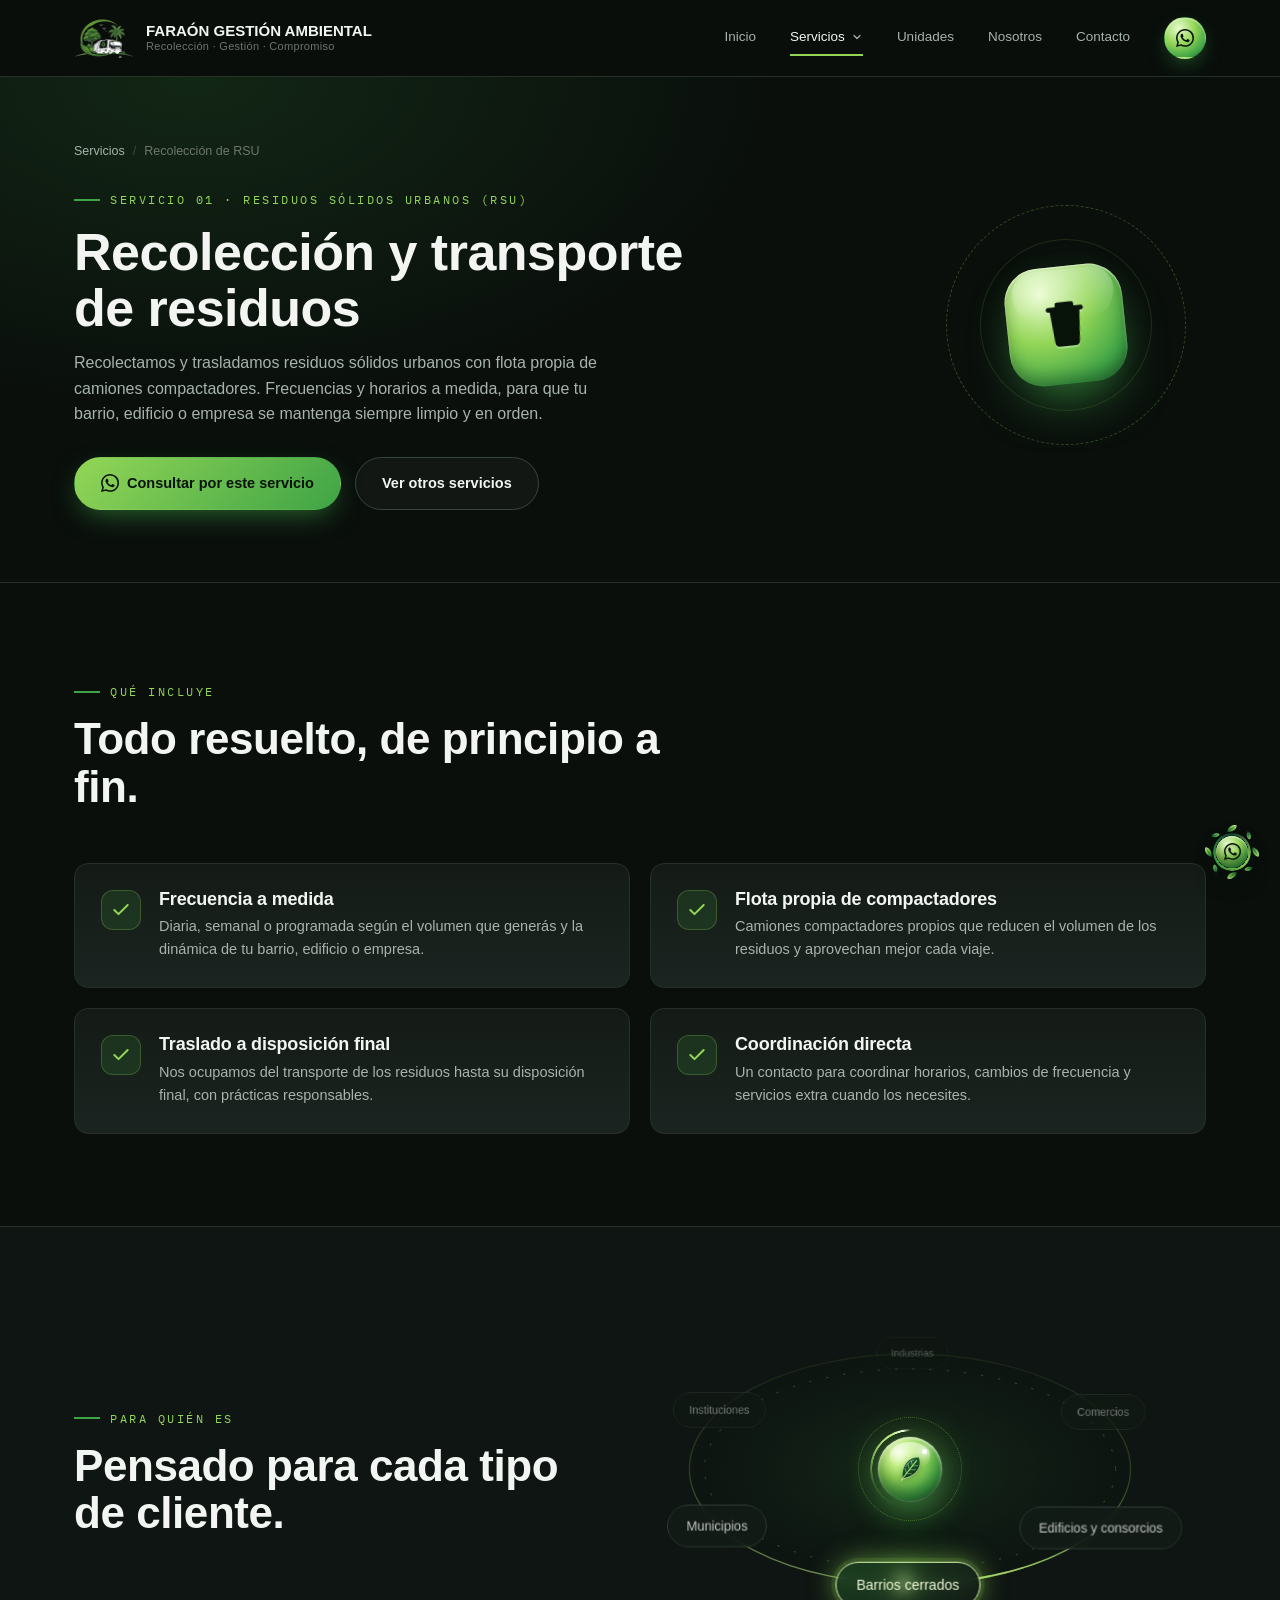
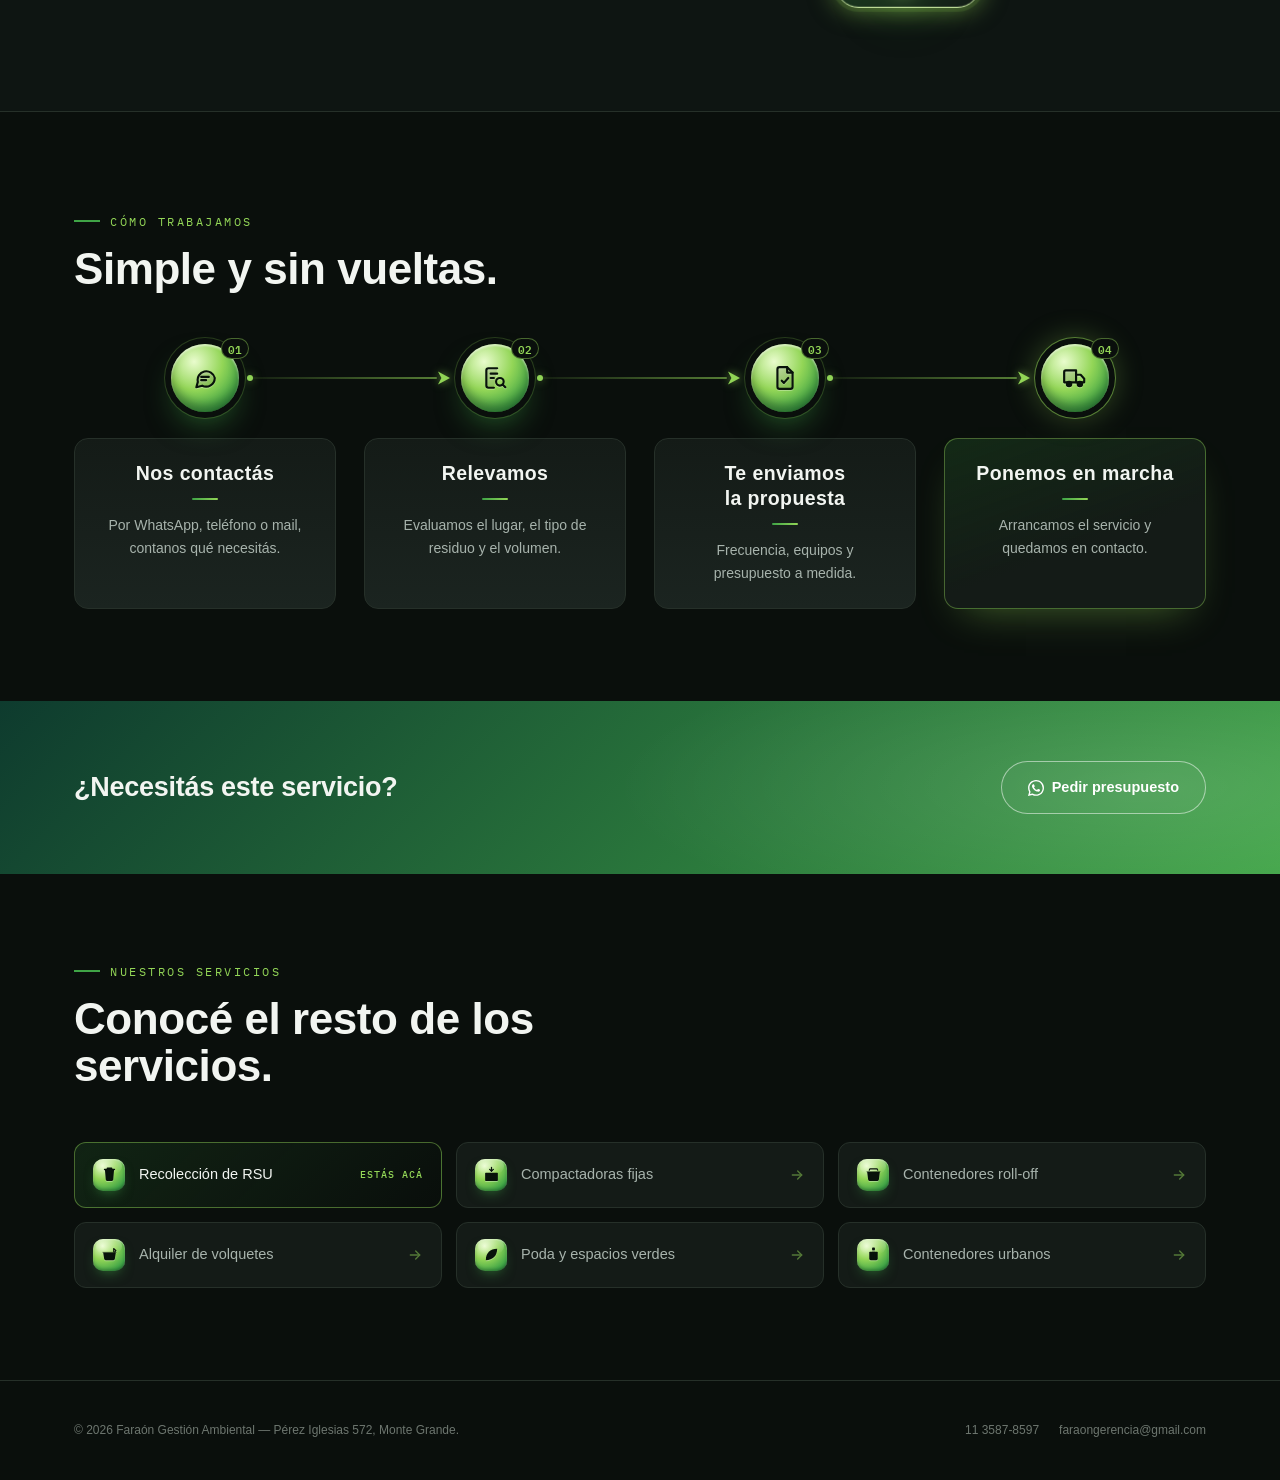
<file: recoleccion-rsu.html>
<!doctype html>
<html lang="es">
<head>
<meta charset="UTF-8" />
<meta name="viewport" content="width=device-width, initial-scale=1.0" />
<title>Recolección y transporte de residuos — Faraón Gestión Ambiental</title>
<meta name="description" content="Recolectamos y trasladamos residuos sólidos urbanos con flota propia de camiones compactadores. Frecuencias y horarios a medida, para que tu barrio, edificio o empresa se mantenga siempre limpio y en orden." />
<link rel="icon" type="image/png" href="assets/logo-icon.png" />
<link rel="preconnect" href="https://fonts.googleapis.com" />
<link rel="preconnect" href="https://fonts.gstatic.com" crossorigin />
<link rel="stylesheet" href="https://api.fontshare.com/v2/css?f[]=clash-display@500,600,700&f[]=general-sans@400,500,600,700&display=swap" />
<link href="https://fonts.googleapis.com/css2?family=IBM+Plex+Mono:wght@500;600&display=swap" rel="stylesheet" />
<link rel="stylesheet" href="css/style.css?v=32" />
</head>
<body>

<header class="site-header">
  <div class="container">
    <a href="index.html" class="brand">
      <img src="assets/logo-icon.png" alt="Faraón Gestión Ambiental" />
      <span class="brand-text">FARAÓN GESTIÓN AMBIENTAL<small>Recolección · Gestión · Compromiso</small></span>
    </a>
    <nav class="main-nav">
      <a href="index.html">Inicio</a>
      <a href="servicios.html" class="active">Servicios</a>
      <a href="unidades.html">Unidades</a>
      <a href="nosotros.html">Nosotros</a>
      <a href="contacto.html">Contacto</a>
      <a href="https://wa.me/5491135878597" class="btn btn-primary nav-whatsapp" target="_blank" rel="noopener" aria-label="WhatsApp"><svg width="18" height="18" viewBox="0 0 24 24" fill="currentColor"><path d="M17.472 14.382c-.297-.149-1.758-.867-2.03-.967-.273-.099-.471-.148-.67.15-.197.297-.767.966-.94 1.164-.173.199-.347.223-.644.075-.297-.15-1.255-.463-2.39-1.475-.883-.788-1.48-1.761-1.653-2.059-.173-.297-.018-.458.13-.606.134-.133.298-.347.446-.52.149-.174.198-.298.298-.497.099-.198.05-.371-.025-.52-.075-.149-.669-1.612-.916-2.207-.242-.579-.487-.5-.669-.51-.173-.008-.371-.01-.57-.01-.198 0-.52.074-.792.372-.272.297-1.04 1.016-1.04 2.479 0 1.462 1.065 2.875 1.213 3.074.149.198 2.096 3.2 5.077 4.487.709.306 1.262.489 1.694.625.712.227 1.36.195 1.871.118.571-.085 1.758-.719 2.006-1.413.248-.694.248-1.289.173-1.413-.074-.124-.272-.198-.57-.347m-5.421 7.403h-.004a9.87 9.87 0 0 1-5.031-1.378l-.361-.214-3.741.982.998-3.648-.235-.374a9.86 9.86 0 0 1-1.51-5.26c.001-5.45 4.436-9.884 9.888-9.884 2.64 0 5.122 1.03 6.988 2.898a9.825 9.825 0 0 1 2.893 6.994c-.003 5.45-4.437 9.884-9.885 9.884M20.52 3.449C18.24 1.245 15.24 0 12.045 0 5.463 0 .102 5.36.1 11.943c0 2.105.549 4.16 1.595 5.976L0 24l6.335-1.652c1.746.943 3.706 1.444 5.71 1.444h.005c6.585 0 11.946-5.36 11.949-11.944 0-3.19-1.24-6.19-3.502-8.4"/></svg></a>
    </nav>
    <button class="nav-toggle" aria-label="Abrir menú">
      <svg width="20" height="20" viewBox="0 0 24 24" fill="none" stroke="currentColor" stroke-width="1.8" stroke-linecap="round"><line x1="3" y1="6" x2="21" y2="6"/><line x1="3" y1="12" x2="21" y2="12"/><line x1="3" y1="18" x2="21" y2="18"/></svg>
    </button>
  </div>
</header>

<section class="page-hero svc-hero">
  <div class="container svc-hero-grid">
    <div>
      <nav class="breadcrumb" aria-label="Ubicación"><a href="servicios.html">Servicios</a><span>/</span>Recolección de RSU</nav>
      <div class="eyebrow">Servicio 01 · Residuos sólidos urbanos (RSU)</div>
      <h1>Recolección y transporte de residuos</h1>
      <p>Recolectamos y trasladamos residuos sólidos urbanos con flota propia de camiones compactadores. Frecuencias y horarios a medida, para que tu barrio, edificio o empresa se mantenga siempre limpio y en orden.</p>
      <div class="hero-actions">
        <a href="https://wa.me/5491135878597?text=Hola%21%20Quiero%20consultar%20por%20el%20servicio%20de%20recolecci%C3%B3n%20y%20transporte%20de%20residuos." class="btn btn-primary" target="_blank" rel="noopener"><svg width="18" height="18" viewBox="0 0 24 24" fill="currentColor"><path d="M17.472 14.382c-.297-.149-1.758-.867-2.03-.967-.273-.099-.471-.148-.67.15-.197.297-.767.966-.94 1.164-.173.199-.347.223-.644.075-.297-.15-1.255-.463-2.39-1.475-.883-.788-1.48-1.761-1.653-2.059-.173-.297-.018-.458.13-.606.134-.133.298-.347.446-.52.149-.174.198-.298.298-.497.099-.198.05-.371-.025-.52-.075-.149-.669-1.612-.916-2.207-.242-.579-.487-.5-.669-.51-.173-.008-.371-.01-.57-.01-.198 0-.52.074-.792.372-.272.297-1.04 1.016-1.04 2.479 0 1.462 1.065 2.875 1.213 3.074.149.198 2.096 3.2 5.077 4.487.709.306 1.262.489 1.694.625.712.227 1.36.195 1.871.118.571-.085 1.758-.719 2.006-1.413.248-.694.248-1.289.173-1.413-.074-.124-.272-.198-.57-.347m-5.421 7.403h-.004a9.87 9.87 0 0 1-5.031-1.378l-.361-.214-3.741.982.998-3.648-.235-.374a9.86 9.86 0 0 1-1.51-5.26c.001-5.45 4.436-9.884 9.888-9.884 2.64 0 5.122 1.03 6.988 2.898a9.825 9.825 0 0 1 2.893 6.994c-.003 5.45-4.437 9.884-9.885 9.884M20.52 3.449C18.24 1.245 15.24 0 12.045 0 5.463 0 .102 5.36.1 11.943c0 2.105.549 4.16 1.595 5.976L0 24l6.335-1.652c1.746.943 3.706 1.444 5.71 1.444h.005c6.585 0 11.946-5.36 11.949-11.944 0-3.19-1.24-6.19-3.502-8.4"/></svg> Consultar por este servicio</a>
        <a href="#otros-servicios" class="btn btn-ghost">Ver otros servicios</a>
      </div>
    </div>
    <div class="svc-hero-art" aria-hidden="true">
      <span class="svc-hero-ring"></span><span class="svc-hero-ring r2"></span>
      <span class="svc-hero-badge"><svg width="56" height="56" viewBox="0 0 24 24" fill="currentColor"><path d="M9 2h6a1 1 0 0 1 1 1v1h3a1 1 0 1 1 0 2h-.6l-1.1 13.2A2 2 0 0 1 15.3 21H8.7a2 2 0 0 1-2-1.8L5.6 6H5a1 1 0 1 1 0-2h3V3a1 1 0 0 1 1-1Z"/><path d="M9 9v9M12 9v9M15 9v9" stroke="rgba(8,19,10,.35)" stroke-width="1.4" stroke-linecap="round"/></svg></span>
    </div>
  </div>
</section>

<section>
  <div class="container">
    <div class="section-head reveal">
      <div class="eyebrow">Qué incluye</div>
      <h2>Todo resuelto, de principio a fin.</h2>
    </div>
    <div class="svc-features">
        <div class="svc-feature reveal"><span class="svc-feature-check"><svg width="20" height="20" viewBox="0 0 24 24" fill="none" stroke="currentColor" stroke-width="2.4" stroke-linecap="round" stroke-linejoin="round"><polyline points="20 6 9 17 4 12"/></svg></span><div><h3>Frecuencia a medida</h3><p>Diaria, semanal o programada según el volumen que generás y la dinámica de tu barrio, edificio o empresa.</p></div></div>
        <div class="svc-feature reveal"><span class="svc-feature-check"><svg width="20" height="20" viewBox="0 0 24 24" fill="none" stroke="currentColor" stroke-width="2.4" stroke-linecap="round" stroke-linejoin="round"><polyline points="20 6 9 17 4 12"/></svg></span><div><h3>Flota propia de compactadores</h3><p>Camiones compactadores propios que reducen el volumen de los residuos y aprovechan mejor cada viaje.</p></div></div>
        <div class="svc-feature reveal"><span class="svc-feature-check"><svg width="20" height="20" viewBox="0 0 24 24" fill="none" stroke="currentColor" stroke-width="2.4" stroke-linecap="round" stroke-linejoin="round"><polyline points="20 6 9 17 4 12"/></svg></span><div><h3>Traslado a disposición final</h3><p>Nos ocupamos del transporte de los residuos hasta su disposición final, con prácticas responsables.</p></div></div>
        <div class="svc-feature reveal"><span class="svc-feature-check"><svg width="20" height="20" viewBox="0 0 24 24" fill="none" stroke="currentColor" stroke-width="2.4" stroke-linecap="round" stroke-linejoin="round"><polyline points="20 6 9 17 4 12"/></svg></span><div><h3>Coordinación directa</h3><p>Un contacto para coordinar horarios, cambios de frecuencia y servicios extra cuando los necesites.</p></div></div>
    </div>
  </div>
</section>

<section class="alt">
  <div class="container svc-audience reveal">
    <div>
      <div class="eyebrow">Para quién es</div>
      <h2>Pensado para cada tipo de cliente.</h2>
    </div>
    <div class="svc-tags"><span class="svc-tag">Barrios cerrados</span><span class="svc-tag">Edificios y consorcios</span><span class="svc-tag">Comercios</span><span class="svc-tag">Industrias</span><span class="svc-tag">Instituciones</span><span class="svc-tag">Municipios</span></div>
  </div>
</section>

<section>
  <div class="container">
    <div class="section-head reveal">
      <div class="eyebrow">Cómo trabajamos</div>
      <h2>Simple y sin vueltas.</h2>
    </div>
    <div class="svc-steps">
        <div class="svc-step reveal"><span class="step-link" aria-hidden="true"><span class="step-flow"></span><svg class="step-arrow" width="14" height="16" viewBox="0 0 14 16"><path d="M1 1.5 13 8 1 14.5 4.4 8Z"/></svg></span><div class="step-node"><span class="step-icon"><svg width="26" height="26" viewBox="0 0 24 24" fill="none" stroke="currentColor" stroke-width="2" stroke-linecap="round" stroke-linejoin="round"><path d="M21 12a8 8 0 0 1-11.6 7.1L4 20.5l1.4-4.9A8 8 0 1 1 21 12Z" fill="rgba(8,19,10,.12)"/><path d="M8.5 11h7M8.5 14h4.5"/></svg></span><span class="step-num">01</span></div><div class="step-body"><h3>Nos contactás</h3><p>Por WhatsApp, teléfono o mail, contanos qué necesitás.</p></div></div>
        <div class="svc-step reveal"><span class="step-link" aria-hidden="true"><span class="step-flow"></span><svg class="step-arrow" width="14" height="16" viewBox="0 0 14 16"><path d="M1 1.5 13 8 1 14.5 4.4 8Z"/></svg></span><div class="step-node"><span class="step-icon"><svg width="26" height="26" viewBox="0 0 24 24" fill="none" stroke="currentColor" stroke-width="2" stroke-linecap="round" stroke-linejoin="round"><path d="M14 3H6a2 2 0 0 0-2 2v14a2 2 0 0 0 2 2h5" fill="rgba(8,19,10,.12)"/><path d="M8 8h6M8 12h3"/><circle cx="16.5" cy="15.5" r="3.5"/><path d="m19 18 2.5 2.5"/></svg></span><span class="step-num">02</span></div><div class="step-body"><h3>Relevamos</h3><p>Evaluamos el lugar, el tipo de residuo y el volumen.</p></div></div>
        <div class="svc-step reveal"><span class="step-link" aria-hidden="true"><span class="step-flow"></span><svg class="step-arrow" width="14" height="16" viewBox="0 0 14 16"><path d="M1 1.5 13 8 1 14.5 4.4 8Z"/></svg></span><div class="step-node"><span class="step-icon"><svg width="26" height="26" viewBox="0 0 24 24" fill="none" stroke="currentColor" stroke-width="2" stroke-linecap="round" stroke-linejoin="round"><path d="M14 2H7a2 2 0 0 0-2 2v16a2 2 0 0 0 2 2h10a2 2 0 0 0 2-2V7Z" fill="rgba(8,19,10,.12)"/><path d="M14 2v5h5"/><path d="m9 14.5 2 2 4-4.5"/></svg></span><span class="step-num">03</span></div><div class="step-body"><h3>Te enviamos la propuesta</h3><p>Frecuencia, equipos y presupuesto a medida.</p></div></div>
        <div class="svc-step reveal is-final"><div class="step-node"><span class="step-icon"><svg width="26" height="26" viewBox="0 0 24 24" fill="none" stroke="currentColor" stroke-width="2" stroke-linecap="round" stroke-linejoin="round"><path d="M2 6.5A1.5 1.5 0 0 1 3.5 5H13v11H2Z" fill="rgba(8,19,10,.12)"/><path d="M13 9h4.2l3.3 3.6V16H13"/><circle cx="6.5" cy="17.5" r="2" fill="currentColor"/><circle cx="16.5" cy="17.5" r="2" fill="currentColor"/></svg></span><span class="step-num">04</span></div><div class="step-body"><h3>Ponemos en marcha</h3><p>Arrancamos el servicio y quedamos en contacto.</p></div></div>
    </div>
  </div>
</section>

<section class="cta-strip">
  <div class="container reveal">
    <h2>¿Necesitás este servicio?</h2>
    <a href="https://wa.me/5491135878597?text=Hola%21%20Quiero%20consultar%20por%20el%20servicio%20de%20recolecci%C3%B3n%20y%20transporte%20de%20residuos." class="btn btn-ghost" target="_blank" rel="noopener"><svg width="16" height="16" viewBox="0 0 24 24" fill="currentColor"><path d="M17.472 14.382c-.297-.149-1.758-.867-2.03-.967-.273-.099-.471-.148-.67.15-.197.297-.767.966-.94 1.164-.173.199-.347.223-.644.075-.297-.15-1.255-.463-2.39-1.475-.883-.788-1.48-1.761-1.653-2.059-.173-.297-.018-.458.13-.606.134-.133.298-.347.446-.52.149-.174.198-.298.298-.497.099-.198.05-.371-.025-.52-.075-.149-.669-1.612-.916-2.207-.242-.579-.487-.5-.669-.51-.173-.008-.371-.01-.57-.01-.198 0-.52.074-.792.372-.272.297-1.04 1.016-1.04 2.479 0 1.462 1.065 2.875 1.213 3.074.149.198 2.096 3.2 5.077 4.487.709.306 1.262.489 1.694.625.712.227 1.36.195 1.871.118.571-.085 1.758-.719 2.006-1.413.248-.694.248-1.289.173-1.413-.074-.124-.272-.198-.57-.347m-5.421 7.403h-.004a9.87 9.87 0 0 1-5.031-1.378l-.361-.214-3.741.982.998-3.648-.235-.374a9.86 9.86 0 0 1-1.51-5.26c.001-5.45 4.436-9.884 9.888-9.884 2.64 0 5.122 1.03 6.988 2.898a9.825 9.825 0 0 1 2.893 6.994c-.003 5.45-4.437 9.884-9.885 9.884M20.52 3.449C18.24 1.245 15.24 0 12.045 0 5.463 0 .102 5.36.1 11.943c0 2.105.549 4.16 1.595 5.976L0 24l6.335-1.652c1.746.943 3.706 1.444 5.71 1.444h.005c6.585 0 11.946-5.36 11.949-11.944 0-3.19-1.24-6.19-3.502-8.4"/></svg> Pedir presupuesto</a>
  </div>
</section>

<section id="otros-servicios" class="svc-others">
  <div class="container">
    <div class="section-head reveal">
      <div class="eyebrow">Nuestros servicios</div>
      <h2>Conocé el resto de los servicios.</h2>
    </div>
    <div class="svc-tiles reveal">
        <span class="svc-tile current" aria-current="page"><span class="dd-icon"><svg width="17" height="17" viewBox="0 0 24 24" fill="currentColor"><path d="M9 2h6a1 1 0 0 1 1 1v1h3a1 1 0 1 1 0 2h-.6l-1.1 13.2A2 2 0 0 1 15.3 21H8.7a2 2 0 0 1-2-1.8L5.6 6H5a1 1 0 1 1 0-2h3V3a1 1 0 0 1 1-1Z"/><path d="M9 9v9M12 9v9M15 9v9" stroke="rgba(8,19,10,.35)" stroke-width="1.4" stroke-linecap="round"/></svg></span><span class="svc-tile-title">Recolección de RSU</span><span class="svc-tile-here">Estás acá</span></span>
        <a href="compactadoras-fijas.html" class="svc-tile"><span class="dd-icon"><svg width="17" height="17" viewBox="0 0 24 24" fill="currentColor"><path d="M4 9.5h16a1 1 0 0 1 1 1V20a1 1 0 0 1-1 1H4a1 1 0 0 1-1-1v-9.5a1 1 0 0 1 1-1Z"/><rect x="5.5" y="11.5" width="13" height="2.4" rx=".7" fill="rgba(8,19,10,.45)"/><path d="M7 17.2h10M7 19h10" stroke="rgba(8,19,10,.3)" stroke-width="1.2" stroke-linecap="round"/><path d="M12 2v5.2M9.4 4.8 12 7.4l2.6-2.6" fill="none" stroke="currentColor" stroke-width="1.8" stroke-linecap="round" stroke-linejoin="round"/></svg></span><span class="svc-tile-title">Compactadoras fijas</span><span class="svc-tile-arrow"><svg width="16" height="16" viewBox="0 0 24 24" fill="none" stroke="currentColor" stroke-width="2" stroke-linecap="round" stroke-linejoin="round"><line x1="5" y1="12" x2="19" y2="12"/><polyline points="13 6 19 12 13 18"/></svg></span></a>
        <a href="contenedores-roll-off.html" class="svc-tile"><span class="dd-icon"><svg width="17" height="17" viewBox="0 0 24 24" fill="currentColor"><path d="M3 8h18l-1.4 11.2A2 2 0 0 1 17.6 21H6.4a2 2 0 0 1-2-1.8L3 8Z"/><path d="M2 8h20" stroke="rgba(8,19,10,.4)" stroke-width="1.6"/><path d="M6 6l1-2h10l1 2" fill="none" stroke="currentColor" stroke-width="1.6" stroke-linecap="round" stroke-linejoin="round"/></svg></span><span class="svc-tile-title">Contenedores roll-off</span><span class="svc-tile-arrow"><svg width="16" height="16" viewBox="0 0 24 24" fill="none" stroke="currentColor" stroke-width="2" stroke-linecap="round" stroke-linejoin="round"><line x1="5" y1="12" x2="19" y2="12"/><polyline points="13 6 19 12 13 18"/></svg></span></a>
        <a href="alquiler-volquetes.html" class="svc-tile"><span class="dd-icon"><svg width="17" height="17" viewBox="0 0 24 24" fill="currentColor"><path d="M3 9h18l-1.5 9.4A2 2 0 0 1 17.5 20h-11a2 2 0 0 1-2-1.6L3 9Z"/><path d="M2 9h20" stroke="rgba(8,19,10,.4)" stroke-width="1.6"/><path d="M18 4l3 2.2-1.6 2.4" fill="none" stroke="currentColor" stroke-width="1.7" stroke-linecap="round" stroke-linejoin="round"/><path d="M18 4v4.4" stroke="currentColor" stroke-width="1.7" stroke-linecap="round"/></svg></span><span class="svc-tile-title">Alquiler de volquetes</span><span class="svc-tile-arrow"><svg width="16" height="16" viewBox="0 0 24 24" fill="none" stroke="currentColor" stroke-width="2" stroke-linecap="round" stroke-linejoin="round"><line x1="5" y1="12" x2="19" y2="12"/><polyline points="13 6 19 12 13 18"/></svg></span></a>
        <a href="poda-espacios-verdes.html" class="svc-tile"><span class="dd-icon"><svg width="17" height="17" viewBox="0 0 24 24" fill="currentColor"><path d="M20 4C10 4 4 10 4 20c10 0 16-6 16-16Z"/><path d="M7 17 17 7" stroke="rgba(8,19,10,.35)" stroke-width="1.4" stroke-linecap="round" fill="none"/></svg></span><span class="svc-tile-title">Poda y espacios verdes</span><span class="svc-tile-arrow"><svg width="16" height="16" viewBox="0 0 24 24" fill="none" stroke="currentColor" stroke-width="2" stroke-linecap="round" stroke-linejoin="round"><line x1="5" y1="12" x2="19" y2="12"/><polyline points="13 6 19 12 13 18"/></svg></span></a>
        <a href="contenedores-urbanos.html" class="svc-tile"><span class="dd-icon"><svg width="17" height="17" viewBox="0 0 24 24" fill="currentColor"><rect x="10" y="2" width="4" height="4" rx="1"/><rect x="10" y="5" width="4" height="12" rx="1" fill="rgba(8,19,10,.25)"/><path d="M6 9a1 1 0 0 1 1-1h10a1 1 0 0 1 1 1v9a2 2 0 0 1-2 2H8a2 2 0 0 1-2-2Z"/><path d="M9 12v6M12 12v6M15 12v6" stroke="rgba(8,19,10,.35)" stroke-width="1.3" stroke-linecap="round"/></svg></span><span class="svc-tile-title">Contenedores urbanos</span><span class="svc-tile-arrow"><svg width="16" height="16" viewBox="0 0 24 24" fill="none" stroke="currentColor" stroke-width="2" stroke-linecap="round" stroke-linejoin="round"><line x1="5" y1="12" x2="19" y2="12"/><polyline points="13 6 19 12 13 18"/></svg></span></a>
    </div>
  </div>
</section>

<footer>
  <div class="container">
    <p>&copy; 2026 Faraón Gestión Ambiental — Pérez Iglesias 572, Monte Grande.</p>
    <div class="footer-links">
      <a href="tel:+541135878597">11 3587-8597</a>
      <a href="mailto:faraongerencia@gmail.com">faraongerencia@gmail.com</a>
    </div>
  </div>
</footer>

<script src="js/main.js?v=22"></script>
</body>
</html>
</file>
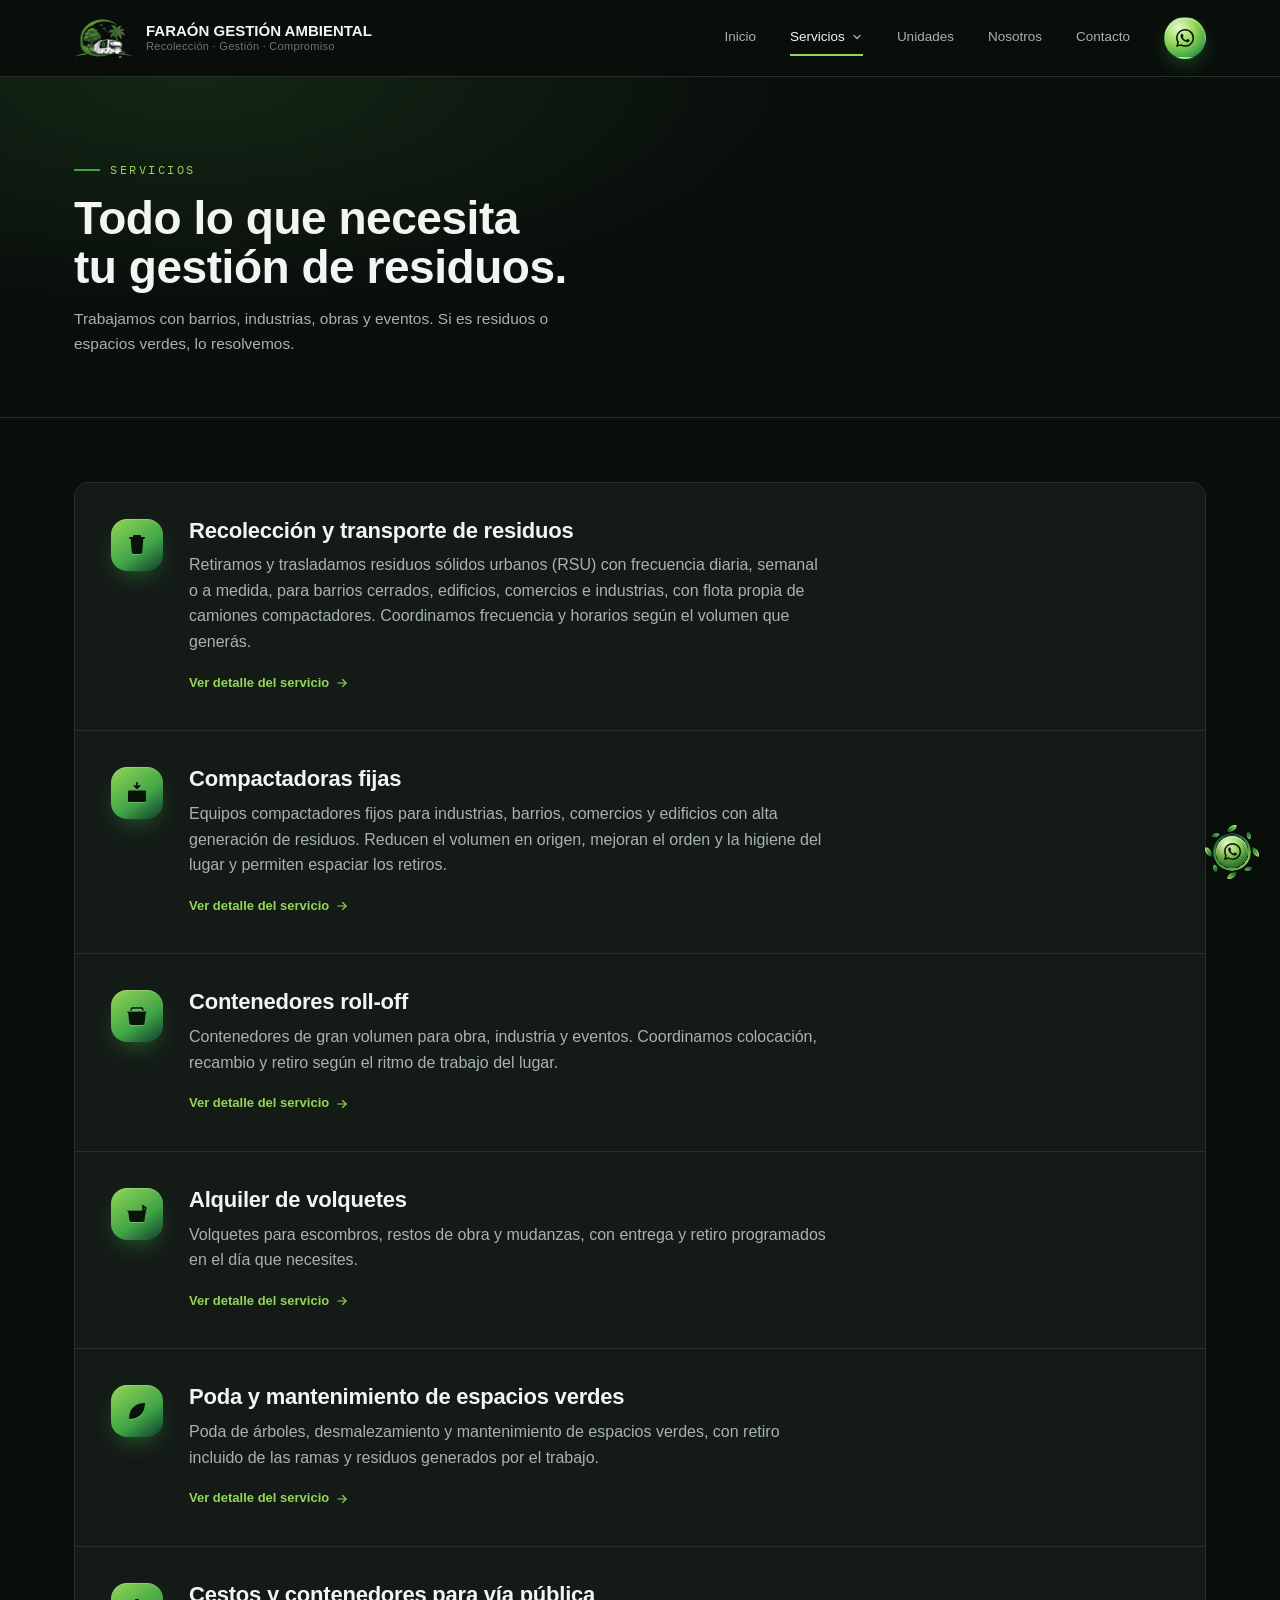
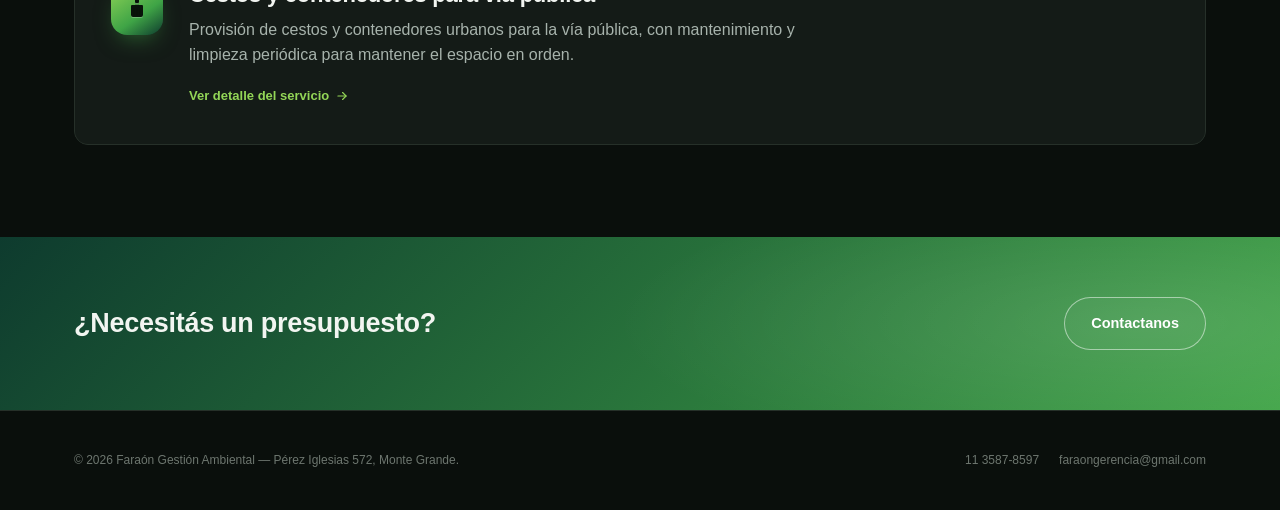
<file: servicios.html>
<!doctype html>
<html lang="es">
<head>
<meta charset="UTF-8" />
<meta name="viewport" content="width=device-width, initial-scale=1.0" />
<title>Servicios — Faraón Gestión Ambiental</title>
<meta name="description" content="Recolección y transporte de residuos sólidos urbanos (RSU), compactadoras fijas, contenedores roll-off, alquiler de volquetes, poda y cestos y contenedores para vía pública." />
<link rel="icon" type="image/png" href="assets/logo-icon.png" />
<link rel="preconnect" href="https://fonts.googleapis.com" />
<link rel="preconnect" href="https://fonts.gstatic.com" crossorigin />
<link rel="stylesheet" href="https://api.fontshare.com/v2/css?f[]=clash-display@500,600,700&f[]=general-sans@400,500,600,700&display=swap" />
<link href="https://fonts.googleapis.com/css2?family=IBM+Plex+Mono:wght@500;600&display=swap" rel="stylesheet" />
<link rel="stylesheet" href="css/style.css?v=32" />
</head>
<body>

<header class="site-header">
  <div class="container">
    <a href="index.html" class="brand">
      <img src="assets/logo-icon.png" alt="Faraón Gestión Ambiental" />
      <span class="brand-text">FARAÓN GESTIÓN AMBIENTAL<small>Recolección · Gestión · Compromiso</small></span>
    </a>
    <nav class="main-nav">
      <a href="index.html">Inicio</a>
      <a href="servicios.html" class="active">Servicios</a>
      <a href="unidades.html">Unidades</a>
      <a href="nosotros.html">Nosotros</a>
      <a href="contacto.html">Contacto</a>
      <a href="https://wa.me/5491135878597" class="btn btn-primary nav-whatsapp" target="_blank" rel="noopener" aria-label="WhatsApp"><svg width="18" height="18" viewBox="0 0 24 24" fill="currentColor"><path d="M17.472 14.382c-.297-.149-1.758-.867-2.03-.967-.273-.099-.471-.148-.67.15-.197.297-.767.966-.94 1.164-.173.199-.347.223-.644.075-.297-.15-1.255-.463-2.39-1.475-.883-.788-1.48-1.761-1.653-2.059-.173-.297-.018-.458.13-.606.134-.133.298-.347.446-.52.149-.174.198-.298.298-.497.099-.198.05-.371-.025-.52-.075-.149-.669-1.612-.916-2.207-.242-.579-.487-.5-.669-.51-.173-.008-.371-.01-.57-.01-.198 0-.52.074-.792.372-.272.297-1.04 1.016-1.04 2.479 0 1.462 1.065 2.875 1.213 3.074.149.198 2.096 3.2 5.077 4.487.709.306 1.262.489 1.694.625.712.227 1.36.195 1.871.118.571-.085 1.758-.719 2.006-1.413.248-.694.248-1.289.173-1.413-.074-.124-.272-.198-.57-.347m-5.421 7.403h-.004a9.87 9.87 0 0 1-5.031-1.378l-.361-.214-3.741.982.998-3.648-.235-.374a9.86 9.86 0 0 1-1.51-5.26c.001-5.45 4.436-9.884 9.888-9.884 2.64 0 5.122 1.03 6.988 2.898a9.825 9.825 0 0 1 2.893 6.994c-.003 5.45-4.437 9.884-9.885 9.884M20.52 3.449C18.24 1.245 15.24 0 12.045 0 5.463 0 .102 5.36.1 11.943c0 2.105.549 4.16 1.595 5.976L0 24l6.335-1.652c1.746.943 3.706 1.444 5.71 1.444h.005c6.585 0 11.946-5.36 11.949-11.944 0-3.19-1.24-6.19-3.502-8.4"/></svg></a>
    </nav>
    <button class="nav-toggle" aria-label="Abrir menú">
      <svg width="20" height="20" viewBox="0 0 24 24" fill="none" stroke="currentColor" stroke-width="1.8" stroke-linecap="round"><line x1="3" y1="6" x2="21" y2="6"/><line x1="3" y1="12" x2="21" y2="12"/><line x1="3" y1="18" x2="21" y2="18"/></svg>
    </button>
  </div>
</header>

<section class="page-hero">
  <div class="container">
    <div class="eyebrow">Servicios</div>
    <h1 style="font-size: clamp(30px, 4.5vw, 46px);">Todo lo que necesita<br />tu gestión de residuos.</h1>
    <p>Trabajamos con barrios, industrias, obras y eventos. Si es residuos o espacios verdes, lo resolvemos.</p>
  </div>
</section>

<section style="padding-top: 64px;">
  <div class="container">
    <div style="display:flex; flex-direction:column; gap:1px; background:var(--border); border:1px solid var(--border); border-radius:var(--radius); overflow:hidden;">

      <div id="recoleccion" class="reveal service-row" style="background:var(--surface); padding:36px; display:grid; grid-template-columns:56px 1fr; gap:22px;">
        <div class="icon-badge" style="width:52px;height:52px; margin-bottom:0;">
          <svg width="24" height="24" viewBox="0 0 24 24" fill="currentColor"><path d="M9 2h6a1 1 0 0 1 1 1v1h3a1 1 0 1 1 0 2h-.6l-1.1 13.2A2 2 0 0 1 15.3 21H8.7a2 2 0 0 1-2-1.8L5.6 6H5a1 1 0 1 1 0-2h3V3a1 1 0 0 1 1-1Z"/><path d="M9 9v9M12 9v9M15 9v9" stroke="rgba(8,19,10,.35)" stroke-width="1.4" stroke-linecap="round"/></svg>
        </div>
        <div>
          <h3 style="font-size:22px;">Recolección y transporte de residuos</h3>
          <p style="margin-top:10px; max-width:640px;">Retiramos y trasladamos residuos sólidos urbanos (RSU) con frecuencia diaria, semanal o a medida, para barrios cerrados, edificios, comercios e industrias, con flota propia de camiones compactadores. Coordinamos frecuencia y horarios según el volumen que generás.</p>
          <a href="recoleccion-rsu.html" class="card-more">Ver detalle del servicio <svg width="14" height="14" viewBox="0 0 24 24" fill="none" stroke="currentColor" stroke-width="2" stroke-linecap="round" stroke-linejoin="round"><line x1="5" y1="12" x2="19" y2="12"/><polyline points="13 6 19 12 13 18"/></svg></a>
        </div>
      </div>

      <div id="compactadoras" class="reveal service-row" style="background:var(--surface); padding:36px; display:grid; grid-template-columns:56px 1fr; gap:22px;">
        <div class="icon-badge" style="width:52px;height:52px; margin-bottom:0;">
          <svg width="24" height="24" viewBox="0 0 24 24" fill="currentColor"><path d="M4 9.5h16a1 1 0 0 1 1 1V20a1 1 0 0 1-1 1H4a1 1 0 0 1-1-1v-9.5a1 1 0 0 1 1-1Z"/><rect x="5.5" y="11.5" width="13" height="2.4" rx=".7" fill="rgba(8,19,10,.45)"/><path d="M7 17.2h10M7 19h10" stroke="rgba(8,19,10,.3)" stroke-width="1.2" stroke-linecap="round"/><path d="M12 2v5.2M9.4 4.8 12 7.4l2.6-2.6" fill="none" stroke="currentColor" stroke-width="1.8" stroke-linecap="round" stroke-linejoin="round"/></svg>
        </div>
        <div>
          <h3 style="font-size:22px;">Compactadoras fijas</h3>
          <p style="margin-top:10px; max-width:640px;">Equipos compactadores fijos para industrias, barrios, comercios y edificios con alta generación de residuos. Reducen el volumen en origen, mejoran el orden y la higiene del lugar y permiten espaciar los retiros.</p>
          <a href="compactadoras-fijas.html" class="card-more">Ver detalle del servicio <svg width="14" height="14" viewBox="0 0 24 24" fill="none" stroke="currentColor" stroke-width="2" stroke-linecap="round" stroke-linejoin="round"><line x1="5" y1="12" x2="19" y2="12"/><polyline points="13 6 19 12 13 18"/></svg></a>
        </div>
      </div>

      <div id="roll-off" class="reveal service-row" style="background:var(--surface); padding:36px; display:grid; grid-template-columns:56px 1fr; gap:22px;">
        <div class="icon-badge" style="width:52px;height:52px; margin-bottom:0;">
          <svg width="24" height="24" viewBox="0 0 24 24" fill="currentColor"><path d="M3 8h18l-1.4 11.2A2 2 0 0 1 17.6 21H6.4a2 2 0 0 1-2-1.8L3 8Z"/><path d="M2 8h20" stroke="rgba(8,19,10,.4)" stroke-width="1.6"/><path d="M6 6l1-2h10l1 2" fill="none" stroke="currentColor" stroke-width="1.6" stroke-linecap="round" stroke-linejoin="round"/></svg>
        </div>
        <div>
          <h3 style="font-size:22px;">Contenedores roll-off</h3>
          <p style="margin-top:10px; max-width:640px;">Contenedores de gran volumen para obra, industria y eventos. Coordinamos colocación, recambio y retiro según el ritmo de trabajo del lugar.</p>
          <a href="contenedores-roll-off.html" class="card-more">Ver detalle del servicio <svg width="14" height="14" viewBox="0 0 24 24" fill="none" stroke="currentColor" stroke-width="2" stroke-linecap="round" stroke-linejoin="round"><line x1="5" y1="12" x2="19" y2="12"/><polyline points="13 6 19 12 13 18"/></svg></a>
        </div>
      </div>

      <div id="volquetes" class="reveal service-row" style="background:var(--surface); padding:36px; display:grid; grid-template-columns:56px 1fr; gap:22px;">
        <div class="icon-badge" style="width:52px;height:52px; margin-bottom:0;">
          <svg width="24" height="24" viewBox="0 0 24 24" fill="currentColor"><path d="M3 9h18l-1.5 9.4A2 2 0 0 1 17.5 20h-11a2 2 0 0 1-2-1.6L3 9Z"/><path d="M2 9h20" stroke="rgba(8,19,10,.4)" stroke-width="1.6"/><path d="M18 4l3 2.2-1.6 2.4" fill="none" stroke="currentColor" stroke-width="1.7" stroke-linecap="round" stroke-linejoin="round"/><path d="M18 4v4.4" stroke="currentColor" stroke-width="1.7" stroke-linecap="round"/></svg>
        </div>
        <div>
          <h3 style="font-size:22px;">Alquiler de volquetes</h3>
          <p style="margin-top:10px; max-width:640px;">Volquetes para escombros, restos de obra y mudanzas, con entrega y retiro programados en el día que necesites.</p>
          <a href="alquiler-volquetes.html" class="card-more">Ver detalle del servicio <svg width="14" height="14" viewBox="0 0 24 24" fill="none" stroke="currentColor" stroke-width="2" stroke-linecap="round" stroke-linejoin="round"><line x1="5" y1="12" x2="19" y2="12"/><polyline points="13 6 19 12 13 18"/></svg></a>
        </div>
      </div>

      <div id="poda" class="reveal service-row" style="background:var(--surface); padding:36px; display:grid; grid-template-columns:56px 1fr; gap:22px;">
        <div class="icon-badge" style="width:52px;height:52px; margin-bottom:0;">
          <svg width="24" height="24" viewBox="0 0 24 24" fill="currentColor"><path d="M20 4C10 4 4 10 4 20c10 0 16-6 16-16Z"/><path d="M7 17 17 7" stroke="rgba(8,19,10,.35)" stroke-width="1.4" stroke-linecap="round" fill="none"/></svg>
        </div>
        <div>
          <h3 style="font-size:22px;">Poda y mantenimiento de espacios verdes</h3>
          <p style="margin-top:10px; max-width:640px;">Poda de árboles, desmalezamiento y mantenimiento de espacios verdes, con retiro incluido de las ramas y residuos generados por el trabajo.</p>
          <a href="poda-espacios-verdes.html" class="card-more">Ver detalle del servicio <svg width="14" height="14" viewBox="0 0 24 24" fill="none" stroke="currentColor" stroke-width="2" stroke-linecap="round" stroke-linejoin="round"><line x1="5" y1="12" x2="19" y2="12"/><polyline points="13 6 19 12 13 18"/></svg></a>
        </div>
      </div>

      <div id="depositos" class="reveal service-row" style="background:var(--surface); padding:36px; display:grid; grid-template-columns:56px 1fr; gap:22px;">
        <div class="icon-badge" style="width:52px;height:52px; margin-bottom:0;">
          <svg width="24" height="24" viewBox="0 0 24 24" fill="currentColor"><rect x="10" y="2" width="4" height="4" rx="1"/><rect x="10" y="5" width="4" height="12" rx="1" fill="rgba(8,19,10,.25)"/><path d="M6 9a1 1 0 0 1 1-1h10a1 1 0 0 1 1 1v9a2 2 0 0 1-2 2H8a2 2 0 0 1-2-2Z"/><path d="M9 12v6M12 12v6M15 12v6" stroke="rgba(8,19,10,.35)" stroke-width="1.3" stroke-linecap="round"/></svg>
        </div>
        <div>
          <h3 style="font-size:22px;">Cestos y contenedores para vía pública</h3>
          <p style="margin-top:10px; max-width:640px;">Provisión de cestos y contenedores urbanos para la vía pública, con mantenimiento y limpieza periódica para mantener el espacio en orden.</p>
          <a href="contenedores-urbanos.html" class="card-more">Ver detalle del servicio <svg width="14" height="14" viewBox="0 0 24 24" fill="none" stroke="currentColor" stroke-width="2" stroke-linecap="round" stroke-linejoin="round"><line x1="5" y1="12" x2="19" y2="12"/><polyline points="13 6 19 12 13 18"/></svg></a>
        </div>
      </div>

    </div>
  </div>
</section>

<section class="cta-strip">
  <div class="container reveal">
    <h2>¿Necesitás un presupuesto?</h2>
    <a href="contacto.html" class="btn btn-ghost">Contactanos</a>
  </div>
</section>

<footer>
  <div class="container">
    <p>&copy; 2026 Faraón Gestión Ambiental — Pérez Iglesias 572, Monte Grande.</p>
    <div class="footer-links">
      <a href="tel:+541135878597">11 3587-8597</a>
      <a href="mailto:faraongerencia@gmail.com">faraongerencia@gmail.com</a>
    </div>
  </div>
</footer>

<script src="js/main.js?v=22"></script>
</body>
</html>
</file>
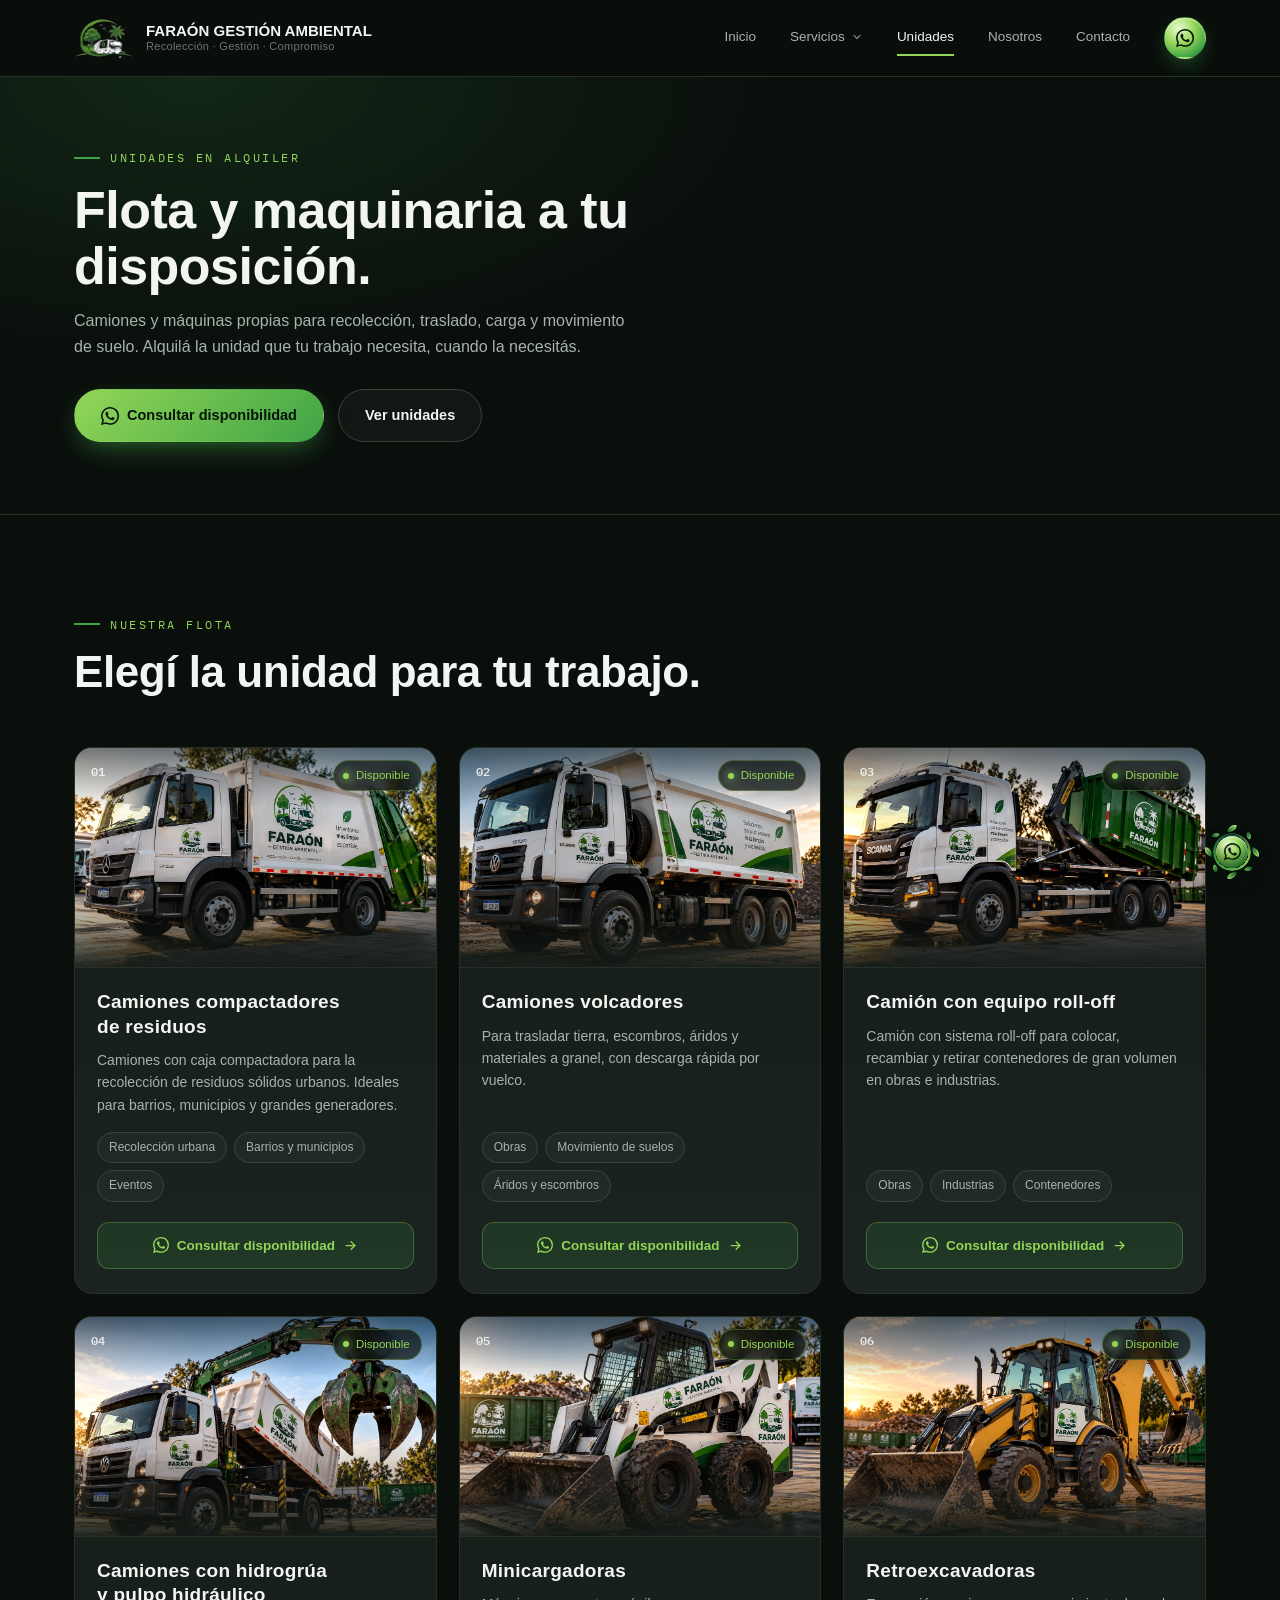
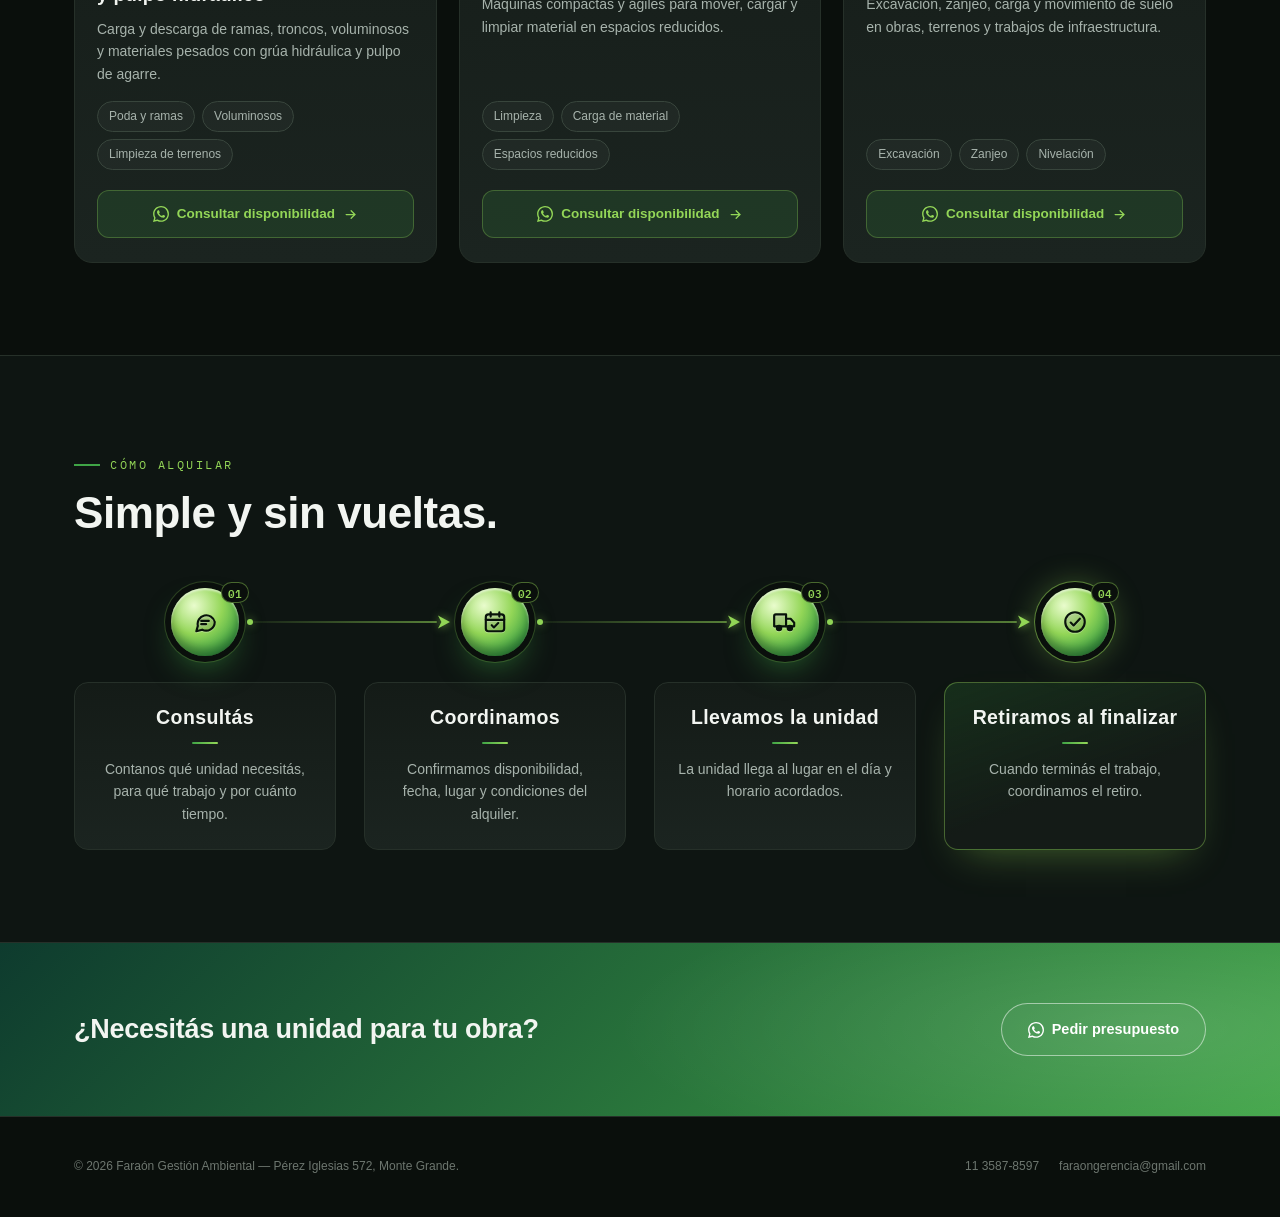
<file: unidades.html>
<!doctype html>
<html lang="es">
<head>
<meta charset="UTF-8" />
<meta name="viewport" content="width=device-width, initial-scale=1.0" />
<title>Unidades en alquiler — Faraón Gestión Ambiental</title>
<meta name="description" content="Alquiler de camiones compactadores, camiones volcadores, camión con equipo roll-off, camiones con hidrogrúa y pulpo hidráulico, minicargadoras y retroexcavadoras." />
<link rel="icon" type="image/png" href="assets/logo-icon.png" />
<link rel="preconnect" href="https://fonts.googleapis.com" />
<link rel="preconnect" href="https://fonts.gstatic.com" crossorigin />
<link rel="stylesheet" href="https://api.fontshare.com/v2/css?f[]=clash-display@500,600,700&f[]=general-sans@400,500,600,700&display=swap" />
<link href="https://fonts.googleapis.com/css2?family=IBM+Plex+Mono:wght@500;600&display=swap" rel="stylesheet" />
<link rel="stylesheet" href="css/style.css?v=32" />
</head>
<body>

<header class="site-header">
  <div class="container">
    <a href="index.html" class="brand">
      <img src="assets/logo-icon.png" alt="Faraón Gestión Ambiental" />
      <span class="brand-text">FARAÓN GESTIÓN AMBIENTAL<small>Recolección · Gestión · Compromiso</small></span>
    </a>
    <nav class="main-nav">
      <a href="index.html">Inicio</a>
      <a href="servicios.html">Servicios</a>
      <a href="unidades.html" class="active">Unidades</a>
      <a href="nosotros.html">Nosotros</a>
      <a href="contacto.html">Contacto</a>
      <a href="https://wa.me/5491135878597" class="btn btn-primary nav-whatsapp" target="_blank" rel="noopener" aria-label="WhatsApp"><svg width="18" height="18" viewBox="0 0 24 24" fill="currentColor"><path d="M17.472 14.382c-.297-.149-1.758-.867-2.03-.967-.273-.099-.471-.148-.67.15-.197.297-.767.966-.94 1.164-.173.199-.347.223-.644.075-.297-.15-1.255-.463-2.39-1.475-.883-.788-1.48-1.761-1.653-2.059-.173-.297-.018-.458.13-.606.134-.133.298-.347.446-.52.149-.174.198-.298.298-.497.099-.198.05-.371-.025-.52-.075-.149-.669-1.612-.916-2.207-.242-.579-.487-.5-.669-.51-.173-.008-.371-.01-.57-.01-.198 0-.52.074-.792.372-.272.297-1.04 1.016-1.04 2.479 0 1.462 1.065 2.875 1.213 3.074.149.198 2.096 3.2 5.077 4.487.709.306 1.262.489 1.694.625.712.227 1.36.195 1.871.118.571-.085 1.758-.719 2.006-1.413.248-.694.248-1.289.173-1.413-.074-.124-.272-.198-.57-.347m-5.421 7.403h-.004a9.87 9.87 0 0 1-5.031-1.378l-.361-.214-3.741.982.998-3.648-.235-.374a9.86 9.86 0 0 1-1.51-5.26c.001-5.45 4.436-9.884 9.888-9.884 2.64 0 5.122 1.03 6.988 2.898a9.825 9.825 0 0 1 2.893 6.994c-.003 5.45-4.437 9.884-9.885 9.884M20.52 3.449C18.24 1.245 15.24 0 12.045 0 5.463 0 .102 5.36.1 11.943c0 2.105.549 4.16 1.595 5.976L0 24l6.335-1.652c1.746.943 3.706 1.444 5.71 1.444h.005c6.585 0 11.946-5.36 11.949-11.944 0-3.19-1.24-6.19-3.502-8.4"/></svg></a>
    </nav>
    <button class="nav-toggle" aria-label="Abrir menú">
      <svg width="20" height="20" viewBox="0 0 24 24" fill="none" stroke="currentColor" stroke-width="1.8" stroke-linecap="round"><line x1="3" y1="6" x2="21" y2="6"/><line x1="3" y1="12" x2="21" y2="12"/><line x1="3" y1="18" x2="21" y2="18"/></svg>
    </button>
  </div>
</header>

<section class="page-hero svc-hero">
  <div class="container">
    <div class="eyebrow">Unidades en alquiler</div>
    <h1>Flota y maquinaria a tu disposición.</h1>
    <p>Camiones y máquinas propias para recolección, traslado, carga y movimiento de suelo. Alquilá la unidad que tu trabajo necesita, cuando la necesitás.</p>
    <div class="hero-actions">
      <a href="https://wa.me/5491135878597?text=Hola%21%20Quiero%20consultar%20por%20el%20alquiler%20de%20unidades." class="btn btn-primary" target="_blank" rel="noopener"><svg width="18" height="18" viewBox="0 0 24 24" fill="currentColor"><path d="M17.472 14.382c-.297-.149-1.758-.867-2.03-.967-.273-.099-.471-.148-.67.15-.197.297-.767.966-.94 1.164-.173.199-.347.223-.644.075-.297-.15-1.255-.463-2.39-1.475-.883-.788-1.48-1.761-1.653-2.059-.173-.297-.018-.458.13-.606.134-.133.298-.347.446-.52.149-.174.198-.298.298-.497.099-.198.05-.371-.025-.52-.075-.149-.669-1.612-.916-2.207-.242-.579-.487-.5-.669-.51-.173-.008-.371-.01-.57-.01-.198 0-.52.074-.792.372-.272.297-1.04 1.016-1.04 2.479 0 1.462 1.065 2.875 1.213 3.074.149.198 2.096 3.2 5.077 4.487.709.306 1.262.489 1.694.625.712.227 1.36.195 1.871.118.571-.085 1.758-.719 2.006-1.413.248-.694.248-1.289.173-1.413-.074-.124-.272-.198-.57-.347m-5.421 7.403h-.004a9.87 9.87 0 0 1-5.031-1.378l-.361-.214-3.741.982.998-3.648-.235-.374a9.86 9.86 0 0 1-1.51-5.26c.001-5.45 4.436-9.884 9.888-9.884 2.64 0 5.122 1.03 6.988 2.898a9.825 9.825 0 0 1 2.893 6.994c-.003 5.45-4.437 9.884-9.885 9.884M20.52 3.449C18.24 1.245 15.24 0 12.045 0 5.463 0 .102 5.36.1 11.943c0 2.105.549 4.16 1.595 5.976L0 24l6.335-1.652c1.746.943 3.706 1.444 5.71 1.444h.005c6.585 0 11.946-5.36 11.949-11.944 0-3.19-1.24-6.19-3.502-8.4"/></svg> Consultar disponibilidad</a>
      <a href="#flota" class="btn btn-ghost">Ver unidades</a>
    </div>
  </div>
</section>

<section id="flota">
  <div class="container">
    <div class="section-head reveal">
      <div class="eyebrow">Nuestra flota</div>
      <h2>Elegí la unidad para tu trabajo.</h2>
    </div>
    <div class="units-grid">
      <article id="compactadores" class="unit-card has-photo reveal">
        <div class="unit-visual">
          <img class="unit-photo" src="assets/unidades/camion-compactador.webp" alt="Camión compactador de residuos de Faraón Gestión Ambiental" width="1100" height="687" loading="lazy" />
          <span class="unit-num">01</span>
          <span class="unit-status"><span class="dot"></span>Disponible</span>
          <span class="unit-icon"><svg width="96" height="96" viewBox="0 0 48 48" fill="none" stroke="currentColor" stroke-width="2" stroke-linecap="round" stroke-linejoin="round" aria-hidden="true"><path d="M9 12h24v21H9a5 5 0 0 1-5-5V17a5 5 0 0 1 5-5Z" fill="currentColor" fill-opacity=".14"/><path d="M12 17v11M18 17v11M24 17v11M29 17v11"/><path d="M33 18h6l5 7v8H33Z" fill="currentColor" fill-opacity=".14"/><path d="M36 21h3l2.5 4H36Z"/><path d="M3 33h42"/><circle cx="12" cy="36" r="3.5"/><circle cx="38" cy="36" r="3.5"/></svg></span>
        </div>
        <div class="unit-body">
          <h3>Camiones compactadores de residuos</h3>
          <p>Camiones con caja compactadora para la recolección de residuos sólidos urbanos. Ideales para barrios, municipios y grandes generadores.</p>
          <div class="unit-uses"><span class="unit-use">Recolección urbana</span><span class="unit-use">Barrios y municipios</span><span class="unit-use">Eventos</span></div>
          <a href="https://wa.me/5491135878597?text=Hola%21%20Quiero%20consultar%20por%20el%20alquiler%20de%20camiones%20compactadores%20de%20residuos." class="unit-cta" target="_blank" rel="noopener"><svg width="16" height="16" viewBox="0 0 24 24" fill="currentColor"><path d="M17.472 14.382c-.297-.149-1.758-.867-2.03-.967-.273-.099-.471-.148-.67.15-.197.297-.767.966-.94 1.164-.173.199-.347.223-.644.075-.297-.15-1.255-.463-2.39-1.475-.883-.788-1.48-1.761-1.653-2.059-.173-.297-.018-.458.13-.606.134-.133.298-.347.446-.52.149-.174.198-.298.298-.497.099-.198.05-.371-.025-.52-.075-.149-.669-1.612-.916-2.207-.242-.579-.487-.5-.669-.51-.173-.008-.371-.01-.57-.01-.198 0-.52.074-.792.372-.272.297-1.04 1.016-1.04 2.479 0 1.462 1.065 2.875 1.213 3.074.149.198 2.096 3.2 5.077 4.487.709.306 1.262.489 1.694.625.712.227 1.36.195 1.871.118.571-.085 1.758-.719 2.006-1.413.248-.694.248-1.289.173-1.413-.074-.124-.272-.198-.57-.347m-5.421 7.403h-.004a9.87 9.87 0 0 1-5.031-1.378l-.361-.214-3.741.982.998-3.648-.235-.374a9.86 9.86 0 0 1-1.51-5.26c.001-5.45 4.436-9.884 9.888-9.884 2.64 0 5.122 1.03 6.988 2.898a9.825 9.825 0 0 1 2.893 6.994c-.003 5.45-4.437 9.884-9.885 9.884M20.52 3.449C18.24 1.245 15.24 0 12.045 0 5.463 0 .102 5.36.1 11.943c0 2.105.549 4.16 1.595 5.976L0 24l6.335-1.652c1.746.943 3.706 1.444 5.71 1.444h.005c6.585 0 11.946-5.36 11.949-11.944 0-3.19-1.24-6.19-3.502-8.4"/></svg> Consultar disponibilidad <svg width="15" height="15" viewBox="0 0 24 24" fill="none" stroke="currentColor" stroke-width="2" stroke-linecap="round" stroke-linejoin="round"><line x1="5" y1="12" x2="19" y2="12"/><polyline points="13 6 19 12 13 18"/></svg></a>
        </div>
      </article>
      <article id="volcadores" class="unit-card has-photo reveal">
        <div class="unit-visual">
          <img class="unit-photo" src="assets/unidades/camion-volcador.webp" alt="Camión volcador de Faraón Gestión Ambiental" width="1100" height="687" loading="lazy" />
          <span class="unit-num">02</span>
          <span class="unit-status"><span class="dot"></span>Disponible</span>
          <span class="unit-icon"><svg width="96" height="96" viewBox="0 0 48 48" fill="none" stroke="currentColor" stroke-width="2" stroke-linecap="round" stroke-linejoin="round" aria-hidden="true"><g transform="rotate(-24 6 30)"><path d="M4 17h25l-1.5 13H6Z" fill="currentColor" fill-opacity=".14"/><path d="M4 21.5h24.5"/></g><path d="M20 32l3.5-11"/><circle cx="6" cy="30.5" r="1.3" fill="currentColor"/><path d="M31 18h7l6 8v7H31Z" fill="currentColor" fill-opacity=".14"/><path d="M34 21h3.5l3 4.5H34Z"/><path d="M5 33h40"/><circle cx="12" cy="36" r="3.5"/><circle cx="38" cy="36" r="3.5"/></svg></span>
        </div>
        <div class="unit-body">
          <h3>Camiones volcadores</h3>
          <p>Para trasladar tierra, escombros, áridos y materiales a granel, con descarga rápida por vuelco.</p>
          <div class="unit-uses"><span class="unit-use">Obras</span><span class="unit-use">Movimiento de suelos</span><span class="unit-use">Áridos y escombros</span></div>
          <a href="https://wa.me/5491135878597?text=Hola%21%20Quiero%20consultar%20por%20el%20alquiler%20de%20camiones%20volcadores." class="unit-cta" target="_blank" rel="noopener"><svg width="16" height="16" viewBox="0 0 24 24" fill="currentColor"><path d="M17.472 14.382c-.297-.149-1.758-.867-2.03-.967-.273-.099-.471-.148-.67.15-.197.297-.767.966-.94 1.164-.173.199-.347.223-.644.075-.297-.15-1.255-.463-2.39-1.475-.883-.788-1.48-1.761-1.653-2.059-.173-.297-.018-.458.13-.606.134-.133.298-.347.446-.52.149-.174.198-.298.298-.497.099-.198.05-.371-.025-.52-.075-.149-.669-1.612-.916-2.207-.242-.579-.487-.5-.669-.51-.173-.008-.371-.01-.57-.01-.198 0-.52.074-.792.372-.272.297-1.04 1.016-1.04 2.479 0 1.462 1.065 2.875 1.213 3.074.149.198 2.096 3.2 5.077 4.487.709.306 1.262.489 1.694.625.712.227 1.36.195 1.871.118.571-.085 1.758-.719 2.006-1.413.248-.694.248-1.289.173-1.413-.074-.124-.272-.198-.57-.347m-5.421 7.403h-.004a9.87 9.87 0 0 1-5.031-1.378l-.361-.214-3.741.982.998-3.648-.235-.374a9.86 9.86 0 0 1-1.51-5.26c.001-5.45 4.436-9.884 9.888-9.884 2.64 0 5.122 1.03 6.988 2.898a9.825 9.825 0 0 1 2.893 6.994c-.003 5.45-4.437 9.884-9.885 9.884M20.52 3.449C18.24 1.245 15.24 0 12.045 0 5.463 0 .102 5.36.1 11.943c0 2.105.549 4.16 1.595 5.976L0 24l6.335-1.652c1.746.943 3.706 1.444 5.71 1.444h.005c6.585 0 11.946-5.36 11.949-11.944 0-3.19-1.24-6.19-3.502-8.4"/></svg> Consultar disponibilidad <svg width="15" height="15" viewBox="0 0 24 24" fill="none" stroke="currentColor" stroke-width="2" stroke-linecap="round" stroke-linejoin="round"><line x1="5" y1="12" x2="19" y2="12"/><polyline points="13 6 19 12 13 18"/></svg></a>
        </div>
      </article>
      <article id="roll-off" class="unit-card has-photo reveal">
        <div class="unit-visual">
          <img class="unit-photo" src="assets/unidades/camion-roll-off.webp" alt="Camión con equipo roll-off de Faraón Gestión Ambiental cargando un contenedor" width="1100" height="687" loading="lazy" />
          <span class="unit-num">03</span>
          <span class="unit-status"><span class="dot"></span>Disponible</span>
          <span class="unit-icon"><svg width="96" height="96" viewBox="0 0 48 48" fill="none" stroke="currentColor" stroke-width="2" stroke-linecap="round" stroke-linejoin="round" aria-hidden="true"><path d="M5 15h25l-2 15H7Z" fill="currentColor" fill-opacity=".14"/><path d="M10 18v9M15 18v9M20 18v9M25 18v9"/><path d="M31 31V13h-3"/><path d="M34 18h5l5 7v8H34Z" fill="currentColor" fill-opacity=".14"/><path d="M36.5 21h2.5l2.5 4h-5Z"/><path d="M3 33h42"/><circle cx="12" cy="36" r="3.5"/><circle cx="38" cy="36" r="3.5"/></svg></span>
        </div>
        <div class="unit-body">
          <h3>Camión con equipo roll-off</h3>
          <p>Camión con sistema roll-off para colocar, recambiar y retirar contenedores de gran volumen en obras e industrias.</p>
          <div class="unit-uses"><span class="unit-use">Obras</span><span class="unit-use">Industrias</span><span class="unit-use">Contenedores</span></div>
          <a href="https://wa.me/5491135878597?text=Hola%21%20Quiero%20consultar%20por%20el%20alquiler%20de%20cami%C3%B3n%20con%20equipo%20roll-off." class="unit-cta" target="_blank" rel="noopener"><svg width="16" height="16" viewBox="0 0 24 24" fill="currentColor"><path d="M17.472 14.382c-.297-.149-1.758-.867-2.03-.967-.273-.099-.471-.148-.67.15-.197.297-.767.966-.94 1.164-.173.199-.347.223-.644.075-.297-.15-1.255-.463-2.39-1.475-.883-.788-1.48-1.761-1.653-2.059-.173-.297-.018-.458.13-.606.134-.133.298-.347.446-.52.149-.174.198-.298.298-.497.099-.198.05-.371-.025-.52-.075-.149-.669-1.612-.916-2.207-.242-.579-.487-.5-.669-.51-.173-.008-.371-.01-.57-.01-.198 0-.52.074-.792.372-.272.297-1.04 1.016-1.04 2.479 0 1.462 1.065 2.875 1.213 3.074.149.198 2.096 3.2 5.077 4.487.709.306 1.262.489 1.694.625.712.227 1.36.195 1.871.118.571-.085 1.758-.719 2.006-1.413.248-.694.248-1.289.173-1.413-.074-.124-.272-.198-.57-.347m-5.421 7.403h-.004a9.87 9.87 0 0 1-5.031-1.378l-.361-.214-3.741.982.998-3.648-.235-.374a9.86 9.86 0 0 1-1.51-5.26c.001-5.45 4.436-9.884 9.888-9.884 2.64 0 5.122 1.03 6.988 2.898a9.825 9.825 0 0 1 2.893 6.994c-.003 5.45-4.437 9.884-9.885 9.884M20.52 3.449C18.24 1.245 15.24 0 12.045 0 5.463 0 .102 5.36.1 11.943c0 2.105.549 4.16 1.595 5.976L0 24l6.335-1.652c1.746.943 3.706 1.444 5.71 1.444h.005c6.585 0 11.946-5.36 11.949-11.944 0-3.19-1.24-6.19-3.502-8.4"/></svg> Consultar disponibilidad <svg width="15" height="15" viewBox="0 0 24 24" fill="none" stroke="currentColor" stroke-width="2" stroke-linecap="round" stroke-linejoin="round"><line x1="5" y1="12" x2="19" y2="12"/><polyline points="13 6 19 12 13 18"/></svg></a>
        </div>
      </article>
      <article id="hidrogrua" class="unit-card has-photo reveal">
        <div class="unit-visual">
          <img class="unit-photo" src="assets/unidades/camion-hidrogrua.webp" alt="Camión con hidrogrúa y pulpo hidráulico de Faraón Gestión Ambiental" width="1100" height="687" loading="lazy" />
          <span class="unit-num">04</span>
          <span class="unit-status"><span class="dot"></span>Disponible</span>
          <span class="unit-icon"><svg width="96" height="96" viewBox="0 0 48 48" fill="none" stroke="currentColor" stroke-width="2" stroke-linecap="round" stroke-linejoin="round" aria-hidden="true"><path d="M34 20h5l5 6v7H34Z" fill="currentColor" fill-opacity=".14"/><path d="M36.5 23h2.5l2.5 3.5h-5Z"/><path d="M4 30h30"/><path d="M31 30v-9"/><path d="M31 21 13 8" stroke-width="2.6"/><path d="M13 8v11.5"/><path d="M8.5 22c1-4 8-4 9 0M10 22l-1.5 3.5M13 21.5V26M16 22l1.5 3.5"/><path d="M3 33h42"/><circle cx="12" cy="36" r="3.5"/><circle cx="38" cy="36" r="3.5"/></svg></span>
        </div>
        <div class="unit-body">
          <h3>Camiones con hidrogrúa y pulpo hidráulico</h3>
          <p>Carga y descarga de ramas, troncos, voluminosos y materiales pesados con grúa hidráulica y pulpo de agarre.</p>
          <div class="unit-uses"><span class="unit-use">Poda y ramas</span><span class="unit-use">Voluminosos</span><span class="unit-use">Limpieza de terrenos</span></div>
          <a href="https://wa.me/5491135878597?text=Hola%21%20Quiero%20consultar%20por%20el%20alquiler%20de%20camiones%20con%20hidrogr%C3%BAa%20y%20pulpo%20hidr%C3%A1ulico." class="unit-cta" target="_blank" rel="noopener"><svg width="16" height="16" viewBox="0 0 24 24" fill="currentColor"><path d="M17.472 14.382c-.297-.149-1.758-.867-2.03-.967-.273-.099-.471-.148-.67.15-.197.297-.767.966-.94 1.164-.173.199-.347.223-.644.075-.297-.15-1.255-.463-2.39-1.475-.883-.788-1.48-1.761-1.653-2.059-.173-.297-.018-.458.13-.606.134-.133.298-.347.446-.52.149-.174.198-.298.298-.497.099-.198.05-.371-.025-.52-.075-.149-.669-1.612-.916-2.207-.242-.579-.487-.5-.669-.51-.173-.008-.371-.01-.57-.01-.198 0-.52.074-.792.372-.272.297-1.04 1.016-1.04 2.479 0 1.462 1.065 2.875 1.213 3.074.149.198 2.096 3.2 5.077 4.487.709.306 1.262.489 1.694.625.712.227 1.36.195 1.871.118.571-.085 1.758-.719 2.006-1.413.248-.694.248-1.289.173-1.413-.074-.124-.272-.198-.57-.347m-5.421 7.403h-.004a9.87 9.87 0 0 1-5.031-1.378l-.361-.214-3.741.982.998-3.648-.235-.374a9.86 9.86 0 0 1-1.51-5.26c.001-5.45 4.436-9.884 9.888-9.884 2.64 0 5.122 1.03 6.988 2.898a9.825 9.825 0 0 1 2.893 6.994c-.003 5.45-4.437 9.884-9.885 9.884M20.52 3.449C18.24 1.245 15.24 0 12.045 0 5.463 0 .102 5.36.1 11.943c0 2.105.549 4.16 1.595 5.976L0 24l6.335-1.652c1.746.943 3.706 1.444 5.71 1.444h.005c6.585 0 11.946-5.36 11.949-11.944 0-3.19-1.24-6.19-3.502-8.4"/></svg> Consultar disponibilidad <svg width="15" height="15" viewBox="0 0 24 24" fill="none" stroke="currentColor" stroke-width="2" stroke-linecap="round" stroke-linejoin="round"><line x1="5" y1="12" x2="19" y2="12"/><polyline points="13 6 19 12 13 18"/></svg></a>
        </div>
      </article>
      <article id="minicargadoras" class="unit-card has-photo reveal">
        <div class="unit-visual">
          <img class="unit-photo" src="assets/unidades/minicargadora.webp" alt="Minicargadora de Faraón Gestión Ambiental" width="1100" height="687" loading="lazy" />
          <span class="unit-num">05</span>
          <span class="unit-status"><span class="dot"></span>Disponible</span>
          <span class="unit-icon"><svg width="96" height="96" viewBox="0 0 48 48" fill="none" stroke="currentColor" stroke-width="2" stroke-linecap="round" stroke-linejoin="round" aria-hidden="true"><path d="M14 13h13a3 3 0 0 1 3 3v15H14Z" fill="currentColor" fill-opacity=".14"/><path d="M17 16h9v8h-9Z"/><path d="M30 17l9 6"/><path d="M30 24l8 1"/><path d="M37 21h8l-2 11h-8Z" fill="currentColor" fill-opacity=".14"/><path d="M12 31h20"/><circle cx="17" cy="35" r="4"/><circle cx="28" cy="35" r="4"/></svg></span>
        </div>
        <div class="unit-body">
          <h3>Minicargadoras</h3>
          <p>Máquinas compactas y ágiles para mover, cargar y limpiar material en espacios reducidos.</p>
          <div class="unit-uses"><span class="unit-use">Limpieza</span><span class="unit-use">Carga de material</span><span class="unit-use">Espacios reducidos</span></div>
          <a href="https://wa.me/5491135878597?text=Hola%21%20Quiero%20consultar%20por%20el%20alquiler%20de%20minicargadoras." class="unit-cta" target="_blank" rel="noopener"><svg width="16" height="16" viewBox="0 0 24 24" fill="currentColor"><path d="M17.472 14.382c-.297-.149-1.758-.867-2.03-.967-.273-.099-.471-.148-.67.15-.197.297-.767.966-.94 1.164-.173.199-.347.223-.644.075-.297-.15-1.255-.463-2.39-1.475-.883-.788-1.48-1.761-1.653-2.059-.173-.297-.018-.458.13-.606.134-.133.298-.347.446-.52.149-.174.198-.298.298-.497.099-.198.05-.371-.025-.52-.075-.149-.669-1.612-.916-2.207-.242-.579-.487-.5-.669-.51-.173-.008-.371-.01-.57-.01-.198 0-.52.074-.792.372-.272.297-1.04 1.016-1.04 2.479 0 1.462 1.065 2.875 1.213 3.074.149.198 2.096 3.2 5.077 4.487.709.306 1.262.489 1.694.625.712.227 1.36.195 1.871.118.571-.085 1.758-.719 2.006-1.413.248-.694.248-1.289.173-1.413-.074-.124-.272-.198-.57-.347m-5.421 7.403h-.004a9.87 9.87 0 0 1-5.031-1.378l-.361-.214-3.741.982.998-3.648-.235-.374a9.86 9.86 0 0 1-1.51-5.26c.001-5.45 4.436-9.884 9.888-9.884 2.64 0 5.122 1.03 6.988 2.898a9.825 9.825 0 0 1 2.893 6.994c-.003 5.45-4.437 9.884-9.885 9.884M20.52 3.449C18.24 1.245 15.24 0 12.045 0 5.463 0 .102 5.36.1 11.943c0 2.105.549 4.16 1.595 5.976L0 24l6.335-1.652c1.746.943 3.706 1.444 5.71 1.444h.005c6.585 0 11.946-5.36 11.949-11.944 0-3.19-1.24-6.19-3.502-8.4"/></svg> Consultar disponibilidad <svg width="15" height="15" viewBox="0 0 24 24" fill="none" stroke="currentColor" stroke-width="2" stroke-linecap="round" stroke-linejoin="round"><line x1="5" y1="12" x2="19" y2="12"/><polyline points="13 6 19 12 13 18"/></svg></a>
        </div>
      </article>
      <article id="retroexcavadoras" class="unit-card has-photo reveal">
        <div class="unit-visual">
          <img class="unit-photo" src="assets/unidades/retroexcavadora.webp" alt="Retroexcavadora de Faraón Gestión Ambiental" width="1100" height="687" loading="lazy" />
          <span class="unit-num">06</span>
          <span class="unit-status"><span class="dot"></span>Disponible</span>
          <span class="unit-icon"><svg width="96" height="96" viewBox="0 0 48 48" fill="none" stroke="currentColor" stroke-width="2" stroke-linecap="round" stroke-linejoin="round" aria-hidden="true"><path d="M17 12h10v10h8v10H15V14a2 2 0 0 1 2-2Z" fill="currentColor" fill-opacity=".14"/><path d="M19.5 15h5v7h-5Z"/><path d="M35 25l5 2"/><path d="M38 23h7l-1.5 9H37Z" fill="currentColor" fill-opacity=".14"/><path d="M15 21 7 9l-4 9"/><path d="M1.5 17.5h5l-1 5h-3.5Z" fill="currentColor" fill-opacity=".14"/><circle cx="20" cy="35" r="5"/><circle cx="33" cy="36" r="3.5"/></svg></span>
        </div>
        <div class="unit-body">
          <h3>Retroexcavadoras</h3>
          <p>Excavación, zanjeo, carga y movimiento de suelo en obras, terrenos y trabajos de infraestructura.</p>
          <div class="unit-uses"><span class="unit-use">Excavación</span><span class="unit-use">Zanjeo</span><span class="unit-use">Nivelación</span></div>
          <a href="https://wa.me/5491135878597?text=Hola%21%20Quiero%20consultar%20por%20el%20alquiler%20de%20retroexcavadoras." class="unit-cta" target="_blank" rel="noopener"><svg width="16" height="16" viewBox="0 0 24 24" fill="currentColor"><path d="M17.472 14.382c-.297-.149-1.758-.867-2.03-.967-.273-.099-.471-.148-.67.15-.197.297-.767.966-.94 1.164-.173.199-.347.223-.644.075-.297-.15-1.255-.463-2.39-1.475-.883-.788-1.48-1.761-1.653-2.059-.173-.297-.018-.458.13-.606.134-.133.298-.347.446-.52.149-.174.198-.298.298-.497.099-.198.05-.371-.025-.52-.075-.149-.669-1.612-.916-2.207-.242-.579-.487-.5-.669-.51-.173-.008-.371-.01-.57-.01-.198 0-.52.074-.792.372-.272.297-1.04 1.016-1.04 2.479 0 1.462 1.065 2.875 1.213 3.074.149.198 2.096 3.2 5.077 4.487.709.306 1.262.489 1.694.625.712.227 1.36.195 1.871.118.571-.085 1.758-.719 2.006-1.413.248-.694.248-1.289.173-1.413-.074-.124-.272-.198-.57-.347m-5.421 7.403h-.004a9.87 9.87 0 0 1-5.031-1.378l-.361-.214-3.741.982.998-3.648-.235-.374a9.86 9.86 0 0 1-1.51-5.26c.001-5.45 4.436-9.884 9.888-9.884 2.64 0 5.122 1.03 6.988 2.898a9.825 9.825 0 0 1 2.893 6.994c-.003 5.45-4.437 9.884-9.885 9.884M20.52 3.449C18.24 1.245 15.24 0 12.045 0 5.463 0 .102 5.36.1 11.943c0 2.105.549 4.16 1.595 5.976L0 24l6.335-1.652c1.746.943 3.706 1.444 5.71 1.444h.005c6.585 0 11.946-5.36 11.949-11.944 0-3.19-1.24-6.19-3.502-8.4"/></svg> Consultar disponibilidad <svg width="15" height="15" viewBox="0 0 24 24" fill="none" stroke="currentColor" stroke-width="2" stroke-linecap="round" stroke-linejoin="round"><line x1="5" y1="12" x2="19" y2="12"/><polyline points="13 6 19 12 13 18"/></svg></a>
        </div>
      </article>
    </div>
  </div>
</section>

<section class="alt">
  <div class="container">
    <div class="section-head reveal">
      <div class="eyebrow">Cómo alquilar</div>
      <h2>Simple y sin vueltas.</h2>
    </div>
    <div class="svc-steps">
        <div class="svc-step reveal"><span class="step-link" aria-hidden="true"><span class="step-flow"></span><svg class="step-arrow" width="14" height="16" viewBox="0 0 14 16"><path d="M1 1.5 13 8 1 14.5 4.4 8Z"/></svg></span><div class="step-node"><span class="step-icon"><svg width="26" height="26" viewBox="0 0 24 24" fill="none" stroke="currentColor" stroke-width="2" stroke-linecap="round" stroke-linejoin="round"><path d="M21 12a8 8 0 0 1-11.6 7.1L4 20.5l1.4-4.9A8 8 0 1 1 21 12Z" fill="rgba(8,19,10,.12)"/><path d="M8.5 11h7M8.5 14h4.5"/></svg></span><span class="step-num">01</span></div><div class="step-body"><h3>Consultás</h3><p>Contanos qué unidad necesitás, para qué trabajo y por cuánto tiempo.</p></div></div>
        <div class="svc-step reveal"><span class="step-link" aria-hidden="true"><span class="step-flow"></span><svg class="step-arrow" width="14" height="16" viewBox="0 0 14 16"><path d="M1 1.5 13 8 1 14.5 4.4 8Z"/></svg></span><div class="step-node"><span class="step-icon"><svg width="26" height="26" viewBox="0 0 24 24" fill="none" stroke="currentColor" stroke-width="2" stroke-linecap="round" stroke-linejoin="round"><rect x="3.5" y="5" width="17" height="15.5" rx="2.5" fill="rgba(8,19,10,.12)"/><path d="M3.5 10h17M8 3v4M16 3v4"/><path d="m9 15 2 2 4-4"/></svg></span><span class="step-num">02</span></div><div class="step-body"><h3>Coordinamos</h3><p>Confirmamos disponibilidad, fecha, lugar y condiciones del alquiler.</p></div></div>
        <div class="svc-step reveal"><span class="step-link" aria-hidden="true"><span class="step-flow"></span><svg class="step-arrow" width="14" height="16" viewBox="0 0 14 16"><path d="M1 1.5 13 8 1 14.5 4.4 8Z"/></svg></span><div class="step-node"><span class="step-icon"><svg width="26" height="26" viewBox="0 0 24 24" fill="none" stroke="currentColor" stroke-width="2" stroke-linecap="round" stroke-linejoin="round"><path d="M2 6.5A1.5 1.5 0 0 1 3.5 5H13v11H2Z" fill="rgba(8,19,10,.12)"/><path d="M13 9h4.2l3.3 3.6V16H13"/><circle cx="6.5" cy="17.5" r="2" fill="currentColor"/><circle cx="16.5" cy="17.5" r="2" fill="currentColor"/></svg></span><span class="step-num">03</span></div><div class="step-body"><h3>Llevamos la unidad</h3><p>La unidad llega al lugar en el día y horario acordados.</p></div></div>
        <div class="svc-step reveal is-final"><div class="step-node"><span class="step-icon"><svg width="26" height="26" viewBox="0 0 24 24" fill="none" stroke="currentColor" stroke-width="2" stroke-linecap="round" stroke-linejoin="round"><circle cx="12" cy="12" r="9" fill="rgba(8,19,10,.12)"/><path d="m8 12.5 2.7 2.7L16.5 9"/></svg></span><span class="step-num">04</span></div><div class="step-body"><h3>Retiramos al finalizar</h3><p>Cuando terminás el trabajo, coordinamos el retiro.</p></div></div>
    </div>
  </div>
</section>

<section class="cta-strip">
  <div class="container reveal">
    <h2>¿Necesitás una unidad para tu obra?</h2>
    <a href="https://wa.me/5491135878597?text=Hola%21%20Quiero%20consultar%20por%20el%20alquiler%20de%20unidades." class="btn btn-ghost" target="_blank" rel="noopener"><svg width="16" height="16" viewBox="0 0 24 24" fill="currentColor"><path d="M17.472 14.382c-.297-.149-1.758-.867-2.03-.967-.273-.099-.471-.148-.67.15-.197.297-.767.966-.94 1.164-.173.199-.347.223-.644.075-.297-.15-1.255-.463-2.39-1.475-.883-.788-1.48-1.761-1.653-2.059-.173-.297-.018-.458.13-.606.134-.133.298-.347.446-.52.149-.174.198-.298.298-.497.099-.198.05-.371-.025-.52-.075-.149-.669-1.612-.916-2.207-.242-.579-.487-.5-.669-.51-.173-.008-.371-.01-.57-.01-.198 0-.52.074-.792.372-.272.297-1.04 1.016-1.04 2.479 0 1.462 1.065 2.875 1.213 3.074.149.198 2.096 3.2 5.077 4.487.709.306 1.262.489 1.694.625.712.227 1.36.195 1.871.118.571-.085 1.758-.719 2.006-1.413.248-.694.248-1.289.173-1.413-.074-.124-.272-.198-.57-.347m-5.421 7.403h-.004a9.87 9.87 0 0 1-5.031-1.378l-.361-.214-3.741.982.998-3.648-.235-.374a9.86 9.86 0 0 1-1.51-5.26c.001-5.45 4.436-9.884 9.888-9.884 2.64 0 5.122 1.03 6.988 2.898a9.825 9.825 0 0 1 2.893 6.994c-.003 5.45-4.437 9.884-9.885 9.884M20.52 3.449C18.24 1.245 15.24 0 12.045 0 5.463 0 .102 5.36.1 11.943c0 2.105.549 4.16 1.595 5.976L0 24l6.335-1.652c1.746.943 3.706 1.444 5.71 1.444h.005c6.585 0 11.946-5.36 11.949-11.944 0-3.19-1.24-6.19-3.502-8.4"/></svg> Pedir presupuesto</a>
  </div>
</section>

<footer>
  <div class="container">
    <p>&copy; 2026 Faraón Gestión Ambiental — Pérez Iglesias 572, Monte Grande.</p>
    <div class="footer-links">
      <a href="tel:+541135878597">11 3587-8597</a>
      <a href="mailto:faraongerencia@gmail.com">faraongerencia@gmail.com</a>
    </div>
  </div>
</footer>

<script src="js/main.js?v=22"></script>
</body>
</html>
</file>
<file: css/style.css>
/* ============================================================
   Faraón Gestión Ambiental — sistema de diseño
   ============================================================ */

:root {
  --bg: #0a0f0c;
  --bg-alt: #0e1512;
  --surface: #141b17;
  --surface-2: #1b2420;
  --border: #263029;
  --border-strong: #38453c;
  --text: #f2f5f1;
  --text-dim: #a7b3ac;
  --text-faint: #6d766f;
  --accent: #3fa446;
  --accent-light: #93d657;
  --accent-dark: #0e3b2e;
  --accent-soft: rgba(63, 164, 70, 0.16);
  --glow: rgba(147, 214, 87, 0.5);

  --font-display: "Clash Display", "Montserrat", "Segoe UI", sans-serif;
  --font-body: "General Sans", "Open Sans", "Segoe UI", sans-serif;
  --font-mono: "IBM Plex Mono", ui-monospace, monospace;

  --container: 1180px;
  --radius: 14px;
  --ease-out: cubic-bezier(0.16, 1, 0.3, 1);
}

* {
  box-sizing: border-box;
}
html {
  scroll-behavior: smooth;
}
body {
  margin: 0;
  background: var(--bg);
  color: var(--text);
  font-family: var(--font-body);
  line-height: 1.6;
  -webkit-font-smoothing: antialiased;
  overflow-x: clip;
}
img {
  max-width: 100%;
  display: block;
}
a {
  color: inherit;
  text-decoration: none;
}
.container {
  max-width: var(--container);
  margin: 0 auto;
  padding: 0 24px;
  position: relative;
}
h1, h2, h3, h4 {
  font-family: var(--font-display);
  font-weight: 600;
  letter-spacing: -0.01em;
  margin: 0;
  line-height: 1.08;
}
h2 {
  font-size: clamp(30px, 4.4vw, 44px);
  text-transform: none;
}
h3 {
  font-size: 20px;
  text-transform: none;
}
p {
  color: var(--text-dim);
  margin: 0;
}
.eyebrow {
  font-family: var(--font-mono);
  font-size: 12px;
  letter-spacing: 2.5px;
  text-transform: uppercase;
  color: var(--accent-light);
  display: inline-flex;
  align-items: center;
  gap: 10px;
  margin-bottom: 14px;
}
.eyebrow::before {
  content: "";
  width: 26px;
  height: 2px;
  background: var(--accent);
}
.pill-badge {
  display: inline-flex;
  align-items: center;
  gap: 9px;
  padding: 8px 16px 8px 10px;
  border-radius: 100px;
  background: rgba(255, 255, 255, 0.05);
  border: 1px solid var(--border-strong);
  backdrop-filter: blur(6px);
  font-size: 12.5px;
  font-weight: 500;
  color: var(--text-dim);
  margin-bottom: 26px;
  position: relative;
  overflow: hidden;
  isolation: isolate;
  border-color: rgba(147, 214, 87, 0.28);
  box-shadow: 0 0 0 1px rgba(147, 214, 87, 0.04), 0 6px 22px -10px rgba(147, 214, 87, 0.45);
}
/* Brillo que recorre el cartel cada tanto */
.pill-badge::after {
  content: "";
  position: absolute;
  inset: 0;
  z-index: -1;
  background: linear-gradient(105deg, transparent 35%, rgba(147, 214, 87, 0.16) 50%, transparent 65%);
  transform: translateX(-120%);
  animation: pillSheen 5s ease-in-out 1.4s infinite;
}
/* Punto "En vivo": núcleo que late + dos ondas tipo radar */
.pill-badge .dot {
  position: relative;
  width: 8px;
  height: 8px;
  margin: 0 3px 0 4px;
  border-radius: 50%;
  background: radial-gradient(circle at 35% 30%, #effcd9, var(--accent-light) 55%, var(--accent) 100%);
  box-shadow: 0 0 8px 2px var(--glow);
  flex-shrink: 0;
  animation: liveBeat 2s ease-in-out infinite;
}
.pill-badge .dot::before,
.pill-badge .dot::after {
  content: "";
  position: absolute;
  inset: 0;
  border-radius: 50%;
  border: 1.5px solid var(--accent-light);
  animation: livePing 2s cubic-bezier(0, 0, 0.2, 1) infinite;
}
.pill-badge .dot::after {
  animation-delay: 1s;
}
@keyframes liveBeat {
  0%, 100% { transform: scale(1); box-shadow: 0 0 6px 1px var(--glow); opacity: 1; }
  50% { transform: scale(0.82); box-shadow: 0 0 14px 4px var(--glow); opacity: 0.75; }
}
@keyframes livePing {
  0% { transform: scale(1); opacity: 0.85; }
  100% { transform: scale(3.2); opacity: 0; }
}
@keyframes pillSheen {
  0% { transform: translateX(-120%); }
  45%, 100% { transform: translateX(120%); }
}
@media (prefers-reduced-motion: reduce) {
  .pill-badge::after,
  .pill-badge .dot,
  .pill-badge .dot::before,
  .pill-badge .dot::after {
    animation: none;
  }
}

/* ---- Botones ---- */
.btn {
  display: inline-flex;
  align-items: center;
  gap: 8px;
  padding: 14px 26px;
  border-radius: 100px;
  font-family: var(--font-display);
  font-weight: 600;
  font-size: 14.5px;
  letter-spacing: 0;
  text-transform: none;
  border: 1px solid transparent;
  cursor: pointer;
  transition: transform 0.2s var(--ease-out), filter 0.2s ease, background 0.2s ease, border-color 0.2s ease, box-shadow 0.2s ease;
}
.btn:active {
  transform: scale(0.96);
}
.btn-primary {
  background: linear-gradient(135deg, var(--accent-light), var(--accent));
  color: #08130a;
  box-shadow: 0 10px 28px -8px rgba(63, 164, 70, 0.65);
}
.btn-primary:hover {
  filter: brightness(1.08);
  transform: translateY(-2px);
  box-shadow: 0 14px 32px -8px rgba(63, 164, 70, 0.8);
}
.btn-ghost {
  background: rgba(255, 255, 255, 0.03);
  border-color: var(--border-strong);
  color: var(--text);
}
.btn-ghost:hover {
  border-color: var(--accent-light);
  color: var(--accent-light);
  transform: translateY(-2px);
}

/* ---- Header ---- */
.site-header {
  position: sticky;
  top: 0;
  z-index: 50;
  background: rgba(10, 15, 12, 0.78);
  backdrop-filter: blur(14px);
  border-bottom: 1px solid var(--border);
}
.site-header .container {
  display: flex;
  align-items: center;
  justify-content: space-between;
  height: 76px;
}
.brand {
  display: flex;
  align-items: center;
  gap: 12px;
}
.brand img {
  width: 60px;
  height: 60px;
}
.brand-text {
  font-family: var(--font-display);
  font-size: 15px;
  font-weight: 600;
  letter-spacing: 0;
  line-height: 1.2;
}
.brand-text small {
  display: block;
  font-family: var(--font-body);
  text-transform: none;
  font-size: 11px;
  color: var(--text-faint);
  letter-spacing: 0.3px;
  font-weight: 400;
}
.main-nav {
  display: flex;
  align-items: center;
  gap: 34px;
}
.main-nav a {
  font-size: 13.5px;
  font-weight: 500;
  text-transform: none;
  letter-spacing: 0;
  color: var(--text-dim);
  padding: 6px 0;
  border-bottom: 2px solid transparent;
  transition: color 0.15s ease, border-color 0.15s ease;
}
.main-nav a:hover,
.main-nav a.active {
  color: var(--text);
  border-color: var(--accent-light);
}
.main-nav a.nav-whatsapp {
  width: 42px;
  height: 42px;
  padding: 0;
  border-radius: 50%;
  display: inline-flex;
  align-items: center;
  justify-content: center;
  background: radial-gradient(circle at 34% 26%, #e9fccd, var(--accent-light) 42%, var(--accent) 76%, var(--accent-dark) 100%);
  color: #08130a;
  box-shadow: 0 8px 20px -6px rgba(63, 164, 70, 0.6), inset 0 1px 1px rgba(255, 255, 255, 0.5);
  transition: transform 0.2s var(--ease-out), box-shadow 0.2s ease;
}
.main-nav a.nav-whatsapp:hover {
  color: #08130a;
  border-color: transparent;
  transform: translateY(-2px) scale(1.06);
  box-shadow: 0 12px 26px -6px rgba(63, 164, 70, 0.75), inset 0 1px 1px rgba(255, 255, 255, 0.55);
}

/* ---- Desplegable de Servicios ---- */
.nav-dropdown {
  position: relative;
}
.nav-dropdown-toggle {
  display: inline-flex;
  align-items: center;
  gap: 6px;
  background: none;
  border: none;
  border-bottom: 2px solid transparent;
  padding: 6px 0;
  font: inherit;
  font-size: 13.5px;
  font-weight: 500;
  color: var(--text-dim);
  cursor: pointer;
  transition: color 0.15s ease, border-color 0.15s ease;
}
.nav-dropdown-toggle:hover,
.nav-dropdown-toggle.active,
.nav-dropdown.open .nav-dropdown-toggle {
  color: var(--text);
}
.nav-dropdown-toggle.active {
  border-color: var(--accent-light);
}
.nav-dropdown-toggle .chev {
  transition: transform 0.35s var(--ease-out);
  opacity: 0.7;
}
.nav-dropdown.open .chev {
  transform: rotate(180deg);
  opacity: 1;
  color: var(--accent-light);
}
.nav-dropdown-panel {
  position: absolute;
  top: calc(100% + 18px);
  left: 50%;
  width: 330px;
  transform: translate(-50%, -10px) scale(0.97);
  transform-origin: top center;
  opacity: 0;
  visibility: hidden;
  pointer-events: none;
  transition: opacity 0.25s ease, transform 0.4s var(--ease-out), visibility 0s linear 0.4s;
  z-index: 70;
}
.nav-dropdown.open .nav-dropdown-panel {
  opacity: 1;
  visibility: visible;
  pointer-events: auto;
  transform: translate(-50%, 0) scale(1);
  transition: opacity 0.25s ease, transform 0.4s var(--ease-out), visibility 0s;
}
/* Flechita que conecta el panel con "Servicios" */
.nav-dropdown-panel::before {
  content: "";
  position: absolute;
  top: -6px;
  left: 50%;
  width: 12px;
  height: 12px;
  background: #121a15;
  border-left: 1px solid var(--border-strong);
  border-top: 1px solid var(--border-strong);
  transform: translateX(-50%) rotate(45deg);
}
.nav-dropdown-inner {
  position: relative;
  padding: 10px;
  border-radius: var(--radius);
  background: linear-gradient(180deg, rgba(20, 29, 23, 0.97), rgba(12, 18, 14, 0.97));
  border: 1px solid var(--border-strong);
  box-shadow: 0 24px 60px -18px rgba(0, 0, 0, 0.8), 0 0 0 1px rgba(147, 214, 87, 0.04),
    inset 0 1px 0 rgba(255, 255, 255, 0.04);
  backdrop-filter: blur(16px);
  overflow: hidden;
}
/* Línea de brillo verde arriba */
.nav-dropdown-inner::before {
  content: "";
  position: absolute;
  top: 0;
  left: 18%;
  right: 18%;
  height: 1px;
  background: linear-gradient(90deg, transparent, var(--accent-light), transparent);
  opacity: 0.7;
}
.nav-dropdown-label {
  font-family: var(--font-mono);
  font-size: 10.5px;
  letter-spacing: 1.4px;
  text-transform: uppercase;
  color: var(--text-faint);
  padding: 8px 12px 10px;
}
.main-nav .nav-dropdown-inner a {
  position: relative;
  display: flex;
  align-items: center;
  gap: 12px;
  padding: 8px 12px 8px 8px;
  border: none;
  border-radius: 10px;
  color: var(--text-dim);
  font-size: 14px;
  opacity: 0;
  transform: translateY(-6px);
  transition: background 0.2s ease, color 0.2s ease, opacity 0.3s ease, transform 0.4s var(--ease-out);
}
.nav-dropdown.open .nav-dropdown-inner a {
  opacity: 1;
  transform: none;
  transition-delay: 0s, 0s, calc(0.06s + var(--d) * 0.04s), calc(0.06s + var(--d) * 0.04s);
}
/* Mini badge glossy con el ícono de cada servicio */
.dd-icon {
  position: relative;
  width: 32px;
  height: 32px;
  flex-shrink: 0;
  border-radius: 10px;
  display: flex;
  align-items: center;
  justify-content: center;
  color: #08130a;
  background: radial-gradient(circle at 30% 22%, #e9fccd, var(--accent-light) 40%, var(--accent) 78%, var(--accent-dark) 120%);
  box-shadow: 0 6px 14px -6px rgba(63, 164, 70, 0.7), inset 0 1px 1px rgba(255, 255, 255, 0.55),
    inset 0 -2px 3px rgba(8, 19, 10, 0.25);
  transition: transform 0.35s var(--ease-out), box-shadow 0.25s ease;
}
/* Reflejo superior tipo vidrio */
.dd-icon::after {
  content: "";
  position: absolute;
  inset: 1px 3px auto;
  height: 45%;
  border-radius: 9px 9px 12px 12px;
  background: linear-gradient(180deg, rgba(255, 255, 255, 0.35), rgba(255, 255, 255, 0));
  pointer-events: none;
}
.dd-icon svg {
  position: relative;
  z-index: 1;
  filter: drop-shadow(0 1px 0 rgba(255, 255, 255, 0.3));
}
.nav-dropdown-inner a:hover .dd-icon,
.nav-dropdown-inner a:focus-visible .dd-icon {
  transform: rotate(-8deg) scale(1.08);
  box-shadow: 0 8px 18px -6px rgba(147, 214, 87, 0.85), inset 0 1px 1px rgba(255, 255, 255, 0.6),
    inset 0 -2px 3px rgba(8, 19, 10, 0.25);
}
.dd-title {
  flex: 1;
}
.dd-num {
  font-family: var(--font-mono);
  font-size: 10.5px;
  font-weight: 600;
  color: var(--text-faint);
  transition: opacity 0.2s ease, transform 0.25s var(--ease-out);
}
.dd-arrow {
  position: absolute;
  right: 14px;
  opacity: 0;
  transform: translateX(-6px);
  color: var(--accent-light);
  transition: opacity 0.2s ease, transform 0.25s var(--ease-out);
}
.nav-dropdown-inner a:hover .dd-num,
.nav-dropdown-inner a:focus-visible .dd-num {
  opacity: 0;
  transform: translateX(6px);
}
.main-nav .nav-dropdown-inner a:hover,
.main-nav .nav-dropdown-inner a:focus-visible {
  background: var(--accent-soft);
  color: var(--text);
}
.nav-dropdown-inner a:hover .dd-arrow,
.nav-dropdown-inner a:focus-visible .dd-arrow {
  opacity: 1;
  transform: none;
}
.main-nav .nav-dropdown-inner a.dd-all {
  justify-content: center;
  margin-top: 6px;
  padding: 12px;
  border-top: 1px solid var(--border);
  border-radius: 0 0 8px 8px;
  font-size: 13px;
  font-weight: 600;
  color: var(--accent-light);
}
.main-nav .nav-dropdown-inner a.dd-all:hover {
  background: var(--accent-soft);
  color: var(--text);
}
.service-row {
  scroll-margin-top: 96px;
}
.service-row:target {
  box-shadow: inset 3px 0 0 var(--accent-light);
}

.nav-toggle {
  display: none;
  background: none;
  border: 1px solid var(--border-strong);
  border-radius: 6px;
  width: 40px;
  height: 40px;
  color: var(--text);
  align-items: center;
  justify-content: center;
}

/* ============================================================
   Hero: foto real (camión + operario) de fondo, con degradé para
   que se integre al fondo oscuro y el texto quede legible.
   ============================================================ */
.hero {
  position: relative;
  overflow: hidden;
  padding: 150px 0 120px;
  border-bottom: 1px solid var(--border);
  min-height: 92vh;
  display: flex;
  align-items: center;
  background: var(--bg);
}
.hero-photo {
  position: absolute;
  inset: 0;
  z-index: 0;
}
.hero-photo img {
  position: absolute;
  top: 0;
  bottom: 0;
  right: 0;
  left: 40%;
  width: 60%;
  height: 100%;
  object-fit: cover;
  object-position: bottom right;
  filter: saturate(1.05) contrast(1.03);
  transform: translateZ(0);
}
.hero-photo-fade {
  position: absolute;
  inset: 0;
  z-index: 1;
  pointer-events: none;
  background:
    linear-gradient(90deg, var(--bg) 0%, var(--bg) 34%, rgba(10, 15, 12, 0.94) 47%, rgba(10, 15, 12, 0.62) 60%, rgba(10, 15, 12, 0.15) 74%, transparent 84%),
    linear-gradient(180deg, rgba(10, 15, 12, 0.25) 0%, transparent 22%, transparent 72%, var(--bg) 100%);
}

.hero .container {
  position: relative;
  z-index: 2;
  width: 100%;
}
.hero-content {
  max-width: 600px;
}
.hero h1 {
  font-size: clamp(40px, 6vw, 68px);
  margin-bottom: 22px;
  letter-spacing: -0.02em;
}
.hero h1 span {
  color: var(--accent-light);
  text-shadow: 0 0 40px rgba(147, 214, 87, 0.35);
}
.hero p.lead {
  font-size: 18px;
  max-width: 480px;
  margin-bottom: 36px;
  color: var(--text-dim);
}
.hero-actions {
  display: flex;
  gap: 14px;
  flex-wrap: wrap;
}
.hero-stats {
  display: grid;
  grid-template-columns: repeat(3, 1fr);
  gap: 10px;
  margin-top: 56px;
  max-width: 480px;
}
.hero-stat {
  border-top: 2px solid var(--accent);
  padding-top: 10px;
}
.hero-stat .num {
  font-family: var(--font-display);
  font-size: 26px;
  font-weight: 600;
}
.hero-stat .label {
  font-size: 11px;
  color: var(--text-faint);
  text-transform: uppercase;
  letter-spacing: 0.6px;
}

/* entrada escalonada del contenido del hero (sin depender de scroll) */
.hero-enter {
  opacity: 0;
  transform: translateY(18px);
  animation: heroEnter 0.9s var(--ease-out) forwards;
}
@keyframes heroEnter {
  to { opacity: 1; transform: translateY(0); }
}

/* ---- Sistema de aparición por sección (scroll reveal) ---- */
.reveal {
  opacity: 0;
  transform: translateY(28px);
  transition: opacity 0.8s var(--ease-out), transform 0.8s var(--ease-out);
  transition-delay: calc(var(--i, 0) * 90ms);
}
.reveal.visible {
  opacity: 1;
  transform: translateY(0);
}
.reveal-scale {
  opacity: 0;
  transform: scale(0.94);
  transition: opacity 0.8s var(--ease-out), transform 0.8s var(--ease-out);
  transition-delay: calc(var(--i, 0) * 90ms);
}
.reveal-scale.visible {
  opacity: 1;
  transform: scale(1);
}

@media (prefers-reduced-motion: reduce) {
  .leaf, .bird, .hero-scene-world, .reveal, .reveal-scale, .hero-enter {
    animation: none !important;
    transition: none !important;
    opacity: 1 !important;
    transform: none !important;
  }
}

/* ---- Banner de página interna ---- */
.page-hero {
  position: relative;
  overflow: hidden;
  padding: 76px 0 60px;
  border-bottom: 1px solid var(--border);
  background:
    radial-gradient(ellipse 70% 100% at 15% 0%, rgba(63, 164, 70, 0.16), transparent 65%),
    var(--bg);
}
.page-hero .container {
  position: relative;
}
.page-hero p {
  max-width: 520px;
  margin-top: 14px;
  font-size: 15.5px;
}

/* ---- Secciones genéricas ---- */
section {
  padding: 92px 0;
}
.section-head {
  max-width: 640px;
  margin-bottom: 52px;
}
.section-head.center {
  margin-left: auto;
  margin-right: auto;
  text-align: center;
}
.alt {
  background: var(--bg-alt);
  border-top: 1px solid var(--border);
  border-bottom: 1px solid var(--border);
}

/* ---- Insignias de ícono (badges premium con degradé) ---- */
.icon-badge {
  width: 54px;
  height: 54px;
  border-radius: 16px;
  background: linear-gradient(145deg, var(--accent-light), var(--accent) 60%, var(--accent-dark));
  display: flex;
  align-items: center;
  justify-content: center;
  box-shadow: 0 10px 22px -8px rgba(63, 164, 70, 0.55), inset 0 1px 0 rgba(255, 255, 255, 0.2);
  margin-bottom: 18px;
  flex-shrink: 0;
  transition: transform 0.3s var(--ease-out);
}
.icon-badge svg {
  color: #08130a;
  filter: drop-shadow(0 1px 0 rgba(255, 255, 255, 0.25));
}
.service-card:hover .icon-badge,
.value-card:hover .icon-badge {
  transform: rotate(-6deg) scale(1.06);
}

/* ---- Cards de servicio ---- */
.services-grid {
  display: grid;
  grid-template-columns: repeat(auto-fit, minmax(230px, 1fr));
  gap: 20px;
}
.service-card {
  background: linear-gradient(180deg, var(--surface), var(--surface) 70%, var(--surface-2));
  border: 1px solid var(--border);
  border-radius: var(--radius);
  padding: 28px 24px;
  transition: border-color 0.25s ease, transform 0.3s var(--ease-out), box-shadow 0.3s ease;
  position: relative;
  overflow: hidden;
}
.service-card::before {
  content: "";
  position: absolute;
  inset: 0;
  background: radial-gradient(160px 120px at var(--mx, 50%) var(--my, 0%), rgba(147, 214, 87, 0.12), transparent 70%);
  opacity: 0;
  transition: opacity 0.3s ease;
  pointer-events: none;
}
.service-card:hover::before {
  opacity: 1;
}
.service-card:hover {
  border-color: var(--accent);
  transform: translateY(-5px);
  box-shadow: 0 20px 40px -16px rgba(0, 0, 0, 0.5);
}
.service-card h3 {
  margin-bottom: 8px;
}
.service-card p {
  font-size: 14px;
}

/* ---- Nosotros ---- */
.about-grid {
  display: grid;
  grid-template-columns: 0.95fr 1.05fr;
  gap: 56px;
  align-items: start;
}
.about-art {
  aspect-ratio: 4 / 3;
  border-radius: var(--radius);
  border: 1px solid var(--border);
  background: var(--surface);
  position: relative;
  overflow: hidden;
}
.about-art svg {
  position: absolute;
  inset: 0;
  width: 100%;
  height: 100%;
}
.about-list {
  list-style: none;
  margin: 28px 0 0;
  padding: 0;
  display: flex;
  flex-direction: column;
  gap: 14px;
}
.about-list li {
  display: flex;
  gap: 12px;
  align-items: flex-start;
  font-size: 14px;
  color: var(--text-dim);
}
.about-list svg {
  flex-shrink: 0;
  color: var(--accent-light);
  margin-top: 2px;
}

.value-card {
  transition: transform 0.3s var(--ease-out);
}

/* ---- Franja de contacto rápido ---- */
.cta-strip {
  position: relative;
  overflow: hidden;
  background: linear-gradient(135deg, var(--accent-dark), var(--accent));
  padding: 60px 0;
}
.cta-strip::before {
  content: "";
  position: absolute;
  inset: 0;
  background: radial-gradient(ellipse 60% 120% at 90% 50%, rgba(255, 255, 255, 0.12), transparent 70%);
}
.cta-strip .container {
  display: flex;
  align-items: center;
  justify-content: space-between;
  flex-wrap: wrap;
  gap: 24px;
}
.cta-strip h2 {
  font-size: 27px;
}
.cta-strip .btn-ghost {
  border-color: rgba(255, 255, 255, 0.5);
  color: #fff;
}
.cta-strip .btn-ghost:hover {
  border-color: #fff;
  color: #fff;
  background: rgba(255, 255, 255, 0.12);
}

/* ---- Contacto ---- */
.contact-grid {
  display: grid;
  grid-template-columns: 0.9fr 1.1fr;
  gap: 40px;
}
.contact-card {
  background: var(--surface);
  border: 1px solid var(--border);
  border-radius: var(--radius);
  padding: 32px;
}
.contact-row {
  display: flex;
  gap: 14px;
  padding: 16px 0;
  border-bottom: 1px solid var(--border);
}
.contact-row:last-child {
  border-bottom: none;
}
.contact-row svg {
  flex-shrink: 0;
  color: var(--accent-light);
  margin-top: 2px;
}
.contact-row .label {
  font-size: 11px;
  text-transform: uppercase;
  letter-spacing: 0.6px;
  color: var(--text-faint);
  margin-bottom: 3px;
}
.contact-row .value {
  font-size: 15px;
  color: var(--text);
}
.map-frame {
  border-radius: var(--radius);
  overflow: hidden;
  border: 1px solid var(--border);
  min-height: 340px;
  filter: grayscale(0.4) invert(0.92) contrast(0.9);
}
.map-frame iframe {
  width: 100%;
  height: 100%;
  min-height: 340px;
  border: 0;
  display: block;
}

/* ---- Footer ---- */
footer {
  border-top: 1px solid var(--border);
  padding: 40px 0;
}
footer .container {
  display: flex;
  justify-content: space-between;
  align-items: center;
  flex-wrap: wrap;
  gap: 16px;
}
footer p {
  font-size: 12px;
  color: var(--text-faint);
}
.footer-links {
  display: flex;
  gap: 20px;
}
.footer-links a {
  font-size: 12px;
  color: var(--text-faint);
}
.footer-links a:hover {
  color: var(--accent-light);
}

/* ---- Responsive ---- */
@media (max-width: 860px) {
  .main-nav {
    position: fixed;
    top: 76px;
    left: 0;
    right: 0;
    height: calc(100vh - 76px);
    z-index: 60;
    background: var(--bg);
    flex-direction: column;
    align-items: flex-start;
    padding: 24px;
    gap: 4px;
    /* se oculta recortándolo en su lugar (no corriéndolo fuera de pantalla),
       así no agranda el ancho de la página en celulares */
    clip-path: inset(0 0 0 100%);
    visibility: hidden;
    transition: clip-path 0.3s var(--ease-out), visibility 0s linear 0.3s;
    border-top: 1px solid var(--border);
    overflow-y: auto;
  }
  .main-nav.open {
    clip-path: inset(0 0 0 0);
    visibility: visible;
    transition: clip-path 0.3s var(--ease-out), visibility 0s;
  }
  .main-nav a {
    width: 100%;
    padding: 14px 4px;
    border-bottom: 1px solid var(--border);
  }
  /* En celular, el desplegable pasa a ser un acordeón dentro del menú */
  .nav-dropdown {
    width: 100%;
    border-bottom: 1px solid var(--border);
  }
  .nav-dropdown-toggle {
    width: 100%;
    justify-content: space-between;
    padding: 14px 4px;
    border-bottom: none;
    font-size: 13.5px;
  }
  .nav-dropdown-panel,
  .nav-dropdown.open .nav-dropdown-panel {
    position: static;
    width: auto;
    transform: none;
    opacity: 1;
    visibility: visible;
    pointer-events: auto;
    display: grid;
    grid-template-rows: 0fr;
    transition: grid-template-rows 0.4s var(--ease-out);
  }
  .nav-dropdown.open .nav-dropdown-panel {
    grid-template-rows: 1fr;
  }
  .nav-dropdown-panel::before {
    display: none;
  }
  .nav-dropdown-inner {
    min-height: 0;
    padding: 0;
    border: none;
    box-shadow: none;
    background: none;
    backdrop-filter: none;
  }
  .nav-dropdown.open .nav-dropdown-inner {
    padding-bottom: 10px;
  }
  .nav-dropdown-inner::before,
  .nav-dropdown-label {
    display: none;
  }
  .main-nav .nav-dropdown-inner a {
    padding: 11px 8px;
  }
  .nav-toggle {
    display: flex;
  }
  .hero {
    min-height: auto;
    padding: 120px 0 80px;
  }
  .hero-photo img {
    left: 0;
    width: 100%;
    height: 60%;
    opacity: 0.55;
  }
  .hero-photo-fade {
    background:
      linear-gradient(180deg, var(--bg) 0%, rgba(10, 15, 12, 0.55) 30%, rgba(10, 15, 12, 0.55) 55%, var(--bg) 100%);
  }
  .about-grid,
  .contact-grid {
    grid-template-columns: 1fr;
  }
  .whatsapp-float {
    right: 16px;
    bottom: 16px;
    width: 52px;
    height: 52px;
  }
}

/* ---- Botón flotante de WhatsApp ---- */
.whatsapp-float {
  position: fixed;
  right: 28px;
  bottom: 28px;
  z-index: 90;
  width: 40px;
  height: 40px;
  display: flex;
  align-items: center;
  justify-content: center;
}

/* pulsos tipo radar, escalonados */
.wa-pulse {
  position: absolute;
  inset: 4px;
  border-radius: 50%;
  border: 1.5px solid var(--accent-light);
  opacity: 0;
  animation: waPulseRing 3s cubic-bezier(0.2, 0.6, 0.4, 1) infinite;
}
.wa-pulse-2 {
  animation-delay: 1.5s;
}

/* anillo con degradé cónico girando */
.wa-ring {
  position: absolute;
  inset: 1px;
  border-radius: 50%;
  z-index: 1;
  background: conic-gradient(from 0deg, var(--accent-dark), var(--accent-light), var(--accent), var(--accent-dark));
  animation: waRingSpin 5s linear infinite;
  -webkit-mask: radial-gradient(farthest-side, transparent calc(100% - 2.5px), #000 calc(100% - 2.5px));
  mask: radial-gradient(farthest-side, transparent calc(100% - 2.5px), #000 calc(100% - 2.5px));
}

/* hojas verdes orbitando alrededor del botón */
.wa-leaves {
  position: absolute;
  inset: -11px;
  width: calc(100% + 22px);
  height: calc(100% + 22px);
  z-index: 0;
  overflow: visible;
  pointer-events: none;
  animation: waRingSpin 14s linear infinite;
  filter: drop-shadow(0 2px 3px rgba(4, 12, 6, 0.55));
  will-change: transform;
}
.wa-leaves .vein {
  fill: none;
  stroke: rgba(8, 30, 14, 0.55);
  stroke-width: 0.7;
  stroke-linecap: round;
}
.wa-leaves .vein-side {
  stroke-width: 0.5;
  stroke: rgba(8, 30, 14, 0.4);
}
.wa-leaves .shine {
  fill: none;
  stroke: rgba(255, 255, 255, 0.45);
  stroke-width: 0.8;
  stroke-linecap: round;
}
/* al pasar el mouse, todo lo que gira se detiene */
.whatsapp-float:hover .wa-leaves,
.whatsapp-float:hover .wa-ring,
.whatsapp-float:focus-visible .wa-leaves,
.whatsapp-float:focus-visible .wa-ring {
  animation-play-state: paused;
}

/* núcleo del botón: degradé radial glossy + sombras internas para dar profundidad */
.wa-core {
  position: relative;
  z-index: 2;
  width: 32px;
  height: 32px;
  border-radius: 50%;
  display: flex;
  align-items: center;
  justify-content: center;
  color: #08130a;
  background: radial-gradient(circle at 34% 26%, #e9fccd, var(--accent-light) 42%, var(--accent) 76%, var(--accent-dark) 100%);
  box-shadow:
    0 12px 26px -6px rgba(8, 26, 12, 0.55),
    inset 0 1.5px 1.5px rgba(255, 255, 255, 0.55),
    inset 0 -7px 10px rgba(8, 19, 10, 0.4);
  transition: transform 0.3s var(--ease-out), box-shadow 0.3s ease;
}
.wa-core svg {
  filter: drop-shadow(0 1px 1px rgba(8, 19, 10, 0.25));
  transform: translateY(-1px);
}
.whatsapp-float:hover .wa-core {
  transform: scale(1.08);
  box-shadow:
    0 16px 32px -6px rgba(8, 26, 12, 0.65),
    inset 0 1.5px 1.5px rgba(255, 255, 255, 0.6),
    inset 0 -7px 10px rgba(8, 19, 10, 0.4);
}
.whatsapp-float:active .wa-core {
  transform: scale(0.96);
}

@keyframes waPulseRing {
  0% { transform: scale(0.82); opacity: 0.7; }
  75% { opacity: 0; }
  100% { transform: scale(1.55); opacity: 0; }
}
@keyframes waRingSpin {
  to { transform: rotate(360deg); }
}

@media (max-width: 860px) {
  .whatsapp-float {
    right: 18px;
    bottom: 18px;
    width: 44px;
    height: 44px;
  }
  .wa-core {
    width: 36px;
    height: 36px;
  }
  .wa-leaves {
    inset: -12px;
    width: calc(100% + 24px);
    height: calc(100% + 24px);
  }
}

@media (prefers-reduced-motion: reduce) {
  .wa-pulse,
  .wa-ring {
    animation: none;
    opacity: 0;
  }
  .wa-leaves {
    animation: none;
  }
}

/* ============================================================
   Transición entre secciones (solo Inicio): la línea se dibuja
   desde el centro, aparece un emblema con hoja, sale una ráfaga
   de hojas y la sección siguiente se "abre" como una hoja
   ============================================================ */
body.home .hero,
body.home .alt {
  border-top: none;
  border-bottom: none;
}
.leaf-divider {
  position: relative;
  z-index: 5;
  height: 1px;
  display: flex;
  align-items: center;
  justify-content: center;
  pointer-events: none;
}
.ld-line {
  position: absolute;
  top: 0;
  width: 50%;
  height: 1px;
  transform: scaleX(0);
  transition: transform 1.1s var(--ease-out) 0.15s;
}
.ld-line-l {
  right: 50%;
  transform-origin: right center;
  background: linear-gradient(90deg, transparent, var(--border-strong) 30%, var(--accent-light));
}
.ld-line-r {
  left: 50%;
  transform-origin: left center;
  background: linear-gradient(270deg, transparent, var(--border-strong) 30%, var(--accent-light));
}
.ld-line::after {
  content: "";
  position: absolute;
  inset: -3px 0;
  background: inherit;
  filter: blur(4px);
  opacity: 0.6;
}
.leaf-divider.on .ld-line {
  transform: scaleX(1);
}
/* Emblema del separador: esfera de vidrio con hoja (mismo diseño que el de la
   órbita), con anillo de luz y ondas. Es un botón: al tocarlo suelta hojas. */
.ld-emblem {
  position: relative;
  z-index: 2;
  width: 56px;
  height: 56px;
  padding: 0;
  border: none;
  border-radius: 50%;
  background: none;
  cursor: pointer;
  pointer-events: auto;
  display: flex;
  align-items: center;
  justify-content: center;
  -webkit-tap-highlight-color: transparent;
  transform: scale(0) rotate(-90deg);
  transition: transform 0.8s cubic-bezier(0.34, 1.56, 0.64, 1);
}
/* al terminar de entrar queda sin transformación, así se ve nítido */
.leaf-divider.on .ld-emblem {
  transform: none;
}
.ld-emblem .core-orb {
  width: 100%;
  height: 100%;
  box-shadow: 0 0 0 7px var(--bg), 0 0 0 8px rgba(147, 214, 87, 0.28), 0 14px 34px -8px rgba(63, 164, 70, 0.9),
    0 0 30px 4px rgba(147, 214, 87, 0.3), inset 0 2px 3px rgba(255, 255, 255, 0.6), inset 0 -9px 14px rgba(8, 30, 14, 0.45);
  transition: transform 0.25s var(--ease-out);
}
.ld-emblem .core-orb::before {
  top: 4px;
  left: 10px;
  right: 10px;
}
.ld-emblem .core-orb::after {
  top: 10px;
  right: 12px;
}
.ld-emblem .core-ring {
  inset: -12px;
}
.ld-emblem .core-wave {
  inset: 0;
}
.ld-emblem:hover .core-orb {
  transform: scale(1.08);
}
.ld-emblem:active .core-orb {
  transform: scale(0.9);
}
/* destello al tocarlo */
.ld-emblem.pressed .core-orb {
  animation: ldPress 0.7s ease-out;
}
.ld-emblem.pressed::after {
  content: "";
  position: absolute;
  inset: 0;
  border-radius: 50%;
  border: 2px solid #d8f7ae;
  pointer-events: none;
  animation: ldPressRing 0.7s ease-out forwards;
}
@keyframes ldPress {
  0% { transform: scale(0.88); filter: brightness(1.35); }
  60% { transform: scale(1.1); filter: brightness(1.1); }
  100% { transform: scale(1); filter: none; }
}
@keyframes ldPressRing {
  0% { transform: scale(1); opacity: 1; }
  100% { transform: scale(2.6); opacity: 0; }
}
.ld-burst {
  position: absolute;
  left: 50%;
  top: 0;
  width: 0;
  height: 0;
}
.ld-leaf {
  position: absolute;
  left: 0;
  top: 0;
  width: 24px;
  height: 24px;
  opacity: 0;
  filter: drop-shadow(0 2px 3px rgba(4, 12, 6, 0.55));
}
.ld-leaf .vein {
  fill: none;
  stroke: rgba(8, 30, 14, 0.5);
  stroke-width: 0.7;
  stroke-linecap: round;
}
.leaf-divider.on .ld-leaf {
  animation: ldBurst 2.2s cubic-bezier(0.22, 0.8, 0.3, 1) calc(0.25s + var(--delay)) forwards;
}
.leaf-divider .ld-leaf.pop {
  animation: ldBurst 1.9s cubic-bezier(0.22, 0.8, 0.3, 1) var(--delay) forwards;
}
@keyframes ldBurst {
  0% { transform: translate(-50%, -50%) scale(0.2) rotate(0); opacity: 0; }
  12% { opacity: 1; }
  70% { opacity: 1; }
  100% {
    transform: translate(calc(-50% + var(--tx)), calc(-50% + var(--ty))) scale(var(--s)) rotate(var(--r));
    opacity: 0;
  }
}

/* La sección siguiente se despliega como una hoja que se abre */
.page-open {
  transform-origin: 50% 0;
  transform: perspective(1400px) rotateX(9deg) translateY(46px) scale(0.985);
  clip-path: inset(0 7% 0 7% round 30px 30px 0 0);
  opacity: 0.35;
  transition: transform 1.2s var(--ease-out), clip-path 1.2s var(--ease-out), opacity 0.9s ease;
}
.page-open.opened {
  transform: none;
  clip-path: inset(0 0 0 0 round 0);
  opacity: 1;
}

@media (prefers-reduced-motion: reduce) {
  .ld-line,
  .ld-emblem,
  .page-open {
    transition: none;
  }
  .leaf-divider.on .ld-leaf,
  .leaf-divider.on .ld-emblem,
  .ld-emblem .core-wave,
  .ld-emblem .core-ring,
  .ld-emblem .core-orb,
  .ld-emblem .core-orb::after {
    animation: none;
  }
}

/* ============================================================
   Páginas individuales de cada servicio
   ============================================================ */
/* Cards y bloques que llevan a la página del servicio */
a.service-card {
  display: flex;
  flex-direction: column;
}
a.service-card p {
  flex: 1;
}
.card-more {
  display: inline-flex;
  align-items: center;
  gap: 6px;
  margin-top: 18px;
  font-size: 13px;
  font-weight: 600;
  color: var(--accent-light);
}
.card-more svg {
  transition: transform 0.25s var(--ease-out);
}
a.service-card:hover .card-more svg,
a.card-more:hover svg {
  transform: translateX(4px);
}
a.card-more:hover {
  color: var(--text);
}

/* Hero del servicio */
.svc-hero {
  padding: 64px 0 72px;
}
.svc-hero-grid {
  display: grid;
  grid-template-columns: 1fr auto;
  gap: 48px;
  align-items: center;
}
.svc-hero h1 {
  font-size: clamp(32px, 4.8vw, 52px);
  max-width: 680px;
}
.svc-hero p {
  max-width: 560px;
  font-size: 16px;
  text-wrap: pretty; /* evita que quede una palabra sola en la última línea */
}
.svc-hero .hero-actions {
  margin-top: 30px;
}
.breadcrumb {
  display: flex;
  align-items: center;
  gap: 8px;
  font-size: 12.5px;
  color: var(--text-faint);
  margin-bottom: 22px;
}
.breadcrumb a {
  color: var(--text-dim);
  transition: color 0.15s ease;
}
.breadcrumb a:hover {
  color: var(--accent-light);
}
.breadcrumb span {
  opacity: 0.5;
}
.svc-hero-art {
  position: relative;
  width: 240px;
  height: 240px;
  display: flex;
  align-items: center;
  justify-content: center;
  margin-right: 20px;
}
.svc-hero-ring {
  position: absolute;
  inset: 0;
  border-radius: 50%;
  border: 1px dashed rgba(147, 214, 87, 0.3);
  animation: waRingSpin 40s linear infinite;
}
.svc-hero-ring.r2 {
  inset: 34px;
  border: 1px solid rgba(147, 214, 87, 0.14);
  background: radial-gradient(circle, rgba(63, 164, 70, 0.18), transparent 70%);
  animation: none;
}
.svc-hero-badge {
  position: relative;
  width: 118px;
  height: 118px;
  border-radius: 34px;
  display: flex;
  align-items: center;
  justify-content: center;
  color: #08130a;
  background: radial-gradient(circle at 30% 22%, #e9fccd, var(--accent-light) 40%, var(--accent) 78%, var(--accent-dark) 120%);
  box-shadow: 0 26px 50px -16px rgba(63, 164, 70, 0.7), inset 0 2px 2px rgba(255, 255, 255, 0.55),
    inset 0 -8px 14px rgba(8, 19, 10, 0.3);
  transform: rotate(-6deg);
  animation: svcFloat 6s ease-in-out infinite;
}
.svc-hero-badge::after {
  content: "";
  position: absolute;
  inset: 3px 8px auto;
  height: 45%;
  border-radius: 30px 30px 40px 40px;
  background: linear-gradient(180deg, rgba(255, 255, 255, 0.35), rgba(255, 255, 255, 0));
}
.svc-hero-badge svg {
  position: relative;
  z-index: 1;
  filter: drop-shadow(0 2px 0 rgba(255, 255, 255, 0.3));
}
@keyframes svcFloat {
  0%, 100% { transform: rotate(-6deg) translateY(0); }
  50% { transform: rotate(-3deg) translateY(-10px); }
}

/* Qué incluye */
.svc-features {
  display: grid;
  grid-template-columns: repeat(2, 1fr);
  gap: 20px;
}
.svc-feature {
  display: flex;
  gap: 18px;
  padding: 26px;
  border-radius: var(--radius);
  border: 1px solid var(--border);
  background: linear-gradient(180deg, var(--surface), var(--surface-2));
  transition: border-color 0.25s ease;
}
.svc-feature:hover {
  border-color: var(--accent);
}
.svc-feature h3 {
  font-size: 18px;
  margin-bottom: 6px;
}
.svc-feature p {
  font-size: 14.5px;
}
.svc-feature-check {
  flex-shrink: 0;
  width: 40px;
  height: 40px;
  border-radius: 12px;
  display: flex;
  align-items: center;
  justify-content: center;
  color: var(--accent-light);
  background: var(--accent-soft);
  border: 1px solid rgba(147, 214, 87, 0.25);
}

/* Para quién es */
.svc-audience {
  display: grid;
  grid-template-columns: 1fr 1.2fr;
  gap: 48px;
  align-items: center;
}
.svc-tags {
  display: flex;
  flex-wrap: wrap;
  gap: 12px;
}
.svc-tag {
  padding: 11px 20px;
  border-radius: 100px;
  font-size: 14px;
  font-weight: 500;
  color: var(--text);
  background: rgba(255, 255, 255, 0.03);
  border: 1px solid var(--border-strong);
  transition: border-color 0.2s ease, color 0.2s ease, background 0.2s ease;
}
.svc-tag:hover {
  border-color: var(--accent-light);
  color: var(--accent-light);
  background: var(--accent-soft);
}

/* Cómo trabajamos: línea de tiempo con nodos conectados por flechas */
.svc-steps {
  --gap: 28px;
  --node: 68px;
  display: grid;
  grid-template-columns: repeat(4, 1fr);
  gap: var(--gap);
}
.svc-step {
  position: relative;
  display: flex;
  flex-direction: column;
}
.svc-step .step-body {
  flex: 1; /* tarjetas de igual altura */
}
.step-node {
  position: relative;
  z-index: 2;
  width: var(--node);
  height: var(--node);
  border-radius: 50%;
  display: flex;
  align-items: center;
  justify-content: center;
  color: #08130a;
  background: radial-gradient(circle at 34% 26%, #e9fccd, var(--accent-light) 42%, var(--accent) 76%, var(--accent-dark) 100%);
  box-shadow: 0 0 0 6px var(--bg), 0 0 0 7px rgba(147, 214, 87, 0.22), 0 16px 34px -10px rgba(63, 164, 70, 0.75),
    inset 0 2px 2px rgba(255, 255, 255, 0.55), inset 0 -7px 10px rgba(8, 19, 10, 0.35);
  transition: transform 0.4s var(--ease-out);
}
.step-icon {
  display: flex;
  filter: drop-shadow(0 1px 0 rgba(255, 255, 255, 0.3));
}
.step-num {
  position: absolute;
  top: -6px;
  right: -10px;
  min-width: 28px;
  padding: 3px 6px;
  border-radius: 100px;
  font-family: var(--font-mono);
  font-size: 11px;
  font-weight: 600;
  line-height: 1.2;
  text-align: center;
  color: var(--accent-light);
  background: var(--bg);
  border: 1px solid rgba(147, 214, 87, 0.45);
}
.svc-step:hover .step-node {
  transform: translateY(-4px) rotate(-6deg);
}
.step-body {
  margin-top: 26px;
  padding: 22px 22px 24px;
  border-radius: var(--radius);
  border: 1px solid var(--border);
  background: linear-gradient(180deg, var(--surface), var(--surface-2));
  transition: border-color 0.25s ease, transform 0.3s var(--ease-out);
}
.svc-step:hover .step-body {
  border-color: var(--accent);
  transform: translateY(-3px);
}
.step-body h3 {
  font-size: 19.5px;
  font-weight: 600;
  letter-spacing: 0.02em; /* la Clash Display viene muy junta a este tamaño */
  line-height: 1.28;
  text-wrap: balance;
  margin-bottom: 14px;
}
/* rayita verde entre título y texto */
.step-body h3::after {
  content: "";
  display: block;
  width: 26px;
  height: 2px;
  margin: 12px auto 0;
  border-radius: 2px;
  background: linear-gradient(90deg, var(--accent), var(--accent-light));
  transition: width 0.3s var(--ease-out);
}
.svc-step:hover .step-body h3::after {
  width: 44px;
}
.step-body p {
  font-size: 14px;
}
/* el último paso es el resultado: se destaca */
.svc-step.is-final .step-body {
  border-color: rgba(147, 214, 87, 0.4);
  background: linear-gradient(160deg, rgba(63, 164, 70, 0.18), var(--surface) 60%);
  box-shadow: 0 18px 40px -20px rgba(147, 214, 87, 0.45);
}
.svc-step.is-final .step-node {
  box-shadow: 0 0 0 6px var(--bg), 0 0 0 7px rgba(147, 214, 87, 0.5), 0 0 30px 4px rgba(147, 214, 87, 0.35),
    inset 0 2px 2px rgba(255, 255, 255, 0.55), inset 0 -7px 10px rgba(8, 19, 10, 0.35);
}

/* Nodos centrados sobre cada tarjeta */
.svc-step .step-node {
  align-self: center;
}
.svc-step .step-body {
  text-align: center;
}

/* Conector entre pasos: riel fino + punta de flecha tipo dardo.
   Va del borde derecho de un nodo al borde izquierdo del siguiente. */
.step-link {
  position: absolute;
  z-index: 1;
  top: calc(var(--node) / 2 - 1px);
  left: calc(50% + var(--node) / 2 + 12px);
  right: calc(var(--node) / 2 - 50% - var(--gap) + 12px);
  height: 2px;
  transform: scaleX(0);
  transform-origin: left center;
  transition: transform 0.7s var(--ease-out) calc(0.35s + var(--i, 0) * 0.35s);
}
.svc-step.visible .step-link {
  transform: scaleX(1);
}
/* riel: se ilumina hacia la punta */
.step-link::before {
  content: "";
  position: absolute;
  inset: 0 12px 0 0;
  border-radius: 2px;
  background: linear-gradient(90deg, rgba(147, 214, 87, 0.08), rgba(147, 214, 87, 0.55));
}
/* puntos de inicio del riel, junto al nodo */
.step-link::after {
  content: "";
  position: absolute;
  left: -1px;
  top: 50%;
  width: 6px;
  height: 6px;
  border-radius: 50%;
  background: var(--accent-light);
  box-shadow: 0 0 8px var(--glow);
  transform: translate(-50%, -50%);
}
.step-arrow {
  position: absolute;
  right: -2px;
  top: 50%;
  transform: translateY(-50%);
  fill: var(--accent-light);
  filter: drop-shadow(0 0 4px rgba(147, 214, 87, 0.75));
  animation: stepArrow 4.8s ease-out infinite;
  animation-delay: calc(2s + var(--i, 0) * 1.2s + 1s);
}
/* cometa: una sola luz que recorre 1 > 2 > 3 > 4 en secuencia.
   Ciclo de 4,8s; cada tramo usa su franja de 1,2s. */
.step-flow {
  position: absolute;
  inset: -3px 12px -3px 0;
  overflow: hidden;
  border-radius: 4px;
}
.step-flow::before {
  content: "";
  position: absolute;
  top: 0;
  bottom: 0;
  left: 0;
  width: 45%;
  background: radial-gradient(ellipse at 70% 50%, #f6ffea 0%, rgba(201, 245, 146, 0.9) 22%, rgba(147, 214, 87, 0) 70%);
  opacity: 0;
  transform: translateX(-100%);
  animation: stepComet 4.8s linear infinite;
  animation-delay: calc(2s + var(--i, 0) * 1.2s);
}
@keyframes stepComet {
  0% { transform: translateX(-100%); opacity: 0; }
  2% { opacity: 1; }
  21% { opacity: 1; }
  25% { transform: translateX(225%); opacity: 0; }
  100% { transform: translateX(225%); opacity: 0; }
}
@keyframes stepArrow {
  0% { filter: drop-shadow(0 0 10px rgba(201, 245, 146, 1)); transform: translateY(-50%) scale(1.35); }
  12%, 100% { filter: drop-shadow(0 0 4px rgba(147, 214, 87, 0.75)); transform: translateY(-50%) scale(1); }
}
/* cada nodo se enciende cuando le llega la luz */
.step-node::after {
  content: "";
  position: absolute;
  inset: -7px;
  border-radius: 50%;
  border: 2px solid var(--accent-light);
  opacity: 0;
  pointer-events: none;
  animation: stepNode 4.8s ease-out infinite;
  animation-delay: calc(2s + var(--i, 0) * 1.2s);
}
@keyframes stepNode {
  0% { opacity: 0.95; transform: scale(1); }
  14% { opacity: 0; transform: scale(1.4); }
  100% { opacity: 0; transform: scale(1.4); }
}

@media (max-width: 860px) {
  .svc-steps {
    grid-template-columns: 1fr;
    --gap: 22px;
    --node: 58px;
  }
  .svc-step {
    display: grid;
    grid-template-columns: var(--node) 1fr;
    gap: 18px;
    align-items: start;
  }
  .svc-step .step-body {
    margin-top: 0;
    text-align: left;
  }
  .svc-step .step-node {
    align-self: start;
  }
  .step-body h3::after {
    margin-left: 0;
  }
  /* en celular la línea baja vertical, de nodo a nodo */
  .step-link {
    top: calc(var(--node) + 12px);
    bottom: calc(var(--gap) * -1 + 12px);
    left: calc(var(--node) / 2 - 1px);
    right: auto;
    width: 2px;
    height: auto;
    transform: scaleY(0);
    transform-origin: center top;
  }
  .svc-step.visible .step-link {
    transform: scaleY(1);
  }
  .step-link::before {
    inset: 0 0 12px 0;
    background: linear-gradient(180deg, rgba(147, 214, 87, 0.08), rgba(147, 214, 87, 0.55));
  }
  .step-link::after {
    left: 50%;
    top: -1px;
  }
  .step-arrow {
    right: auto;
    top: auto;
    left: 50%;
    bottom: -3px;
    transform: translateX(-50%) rotate(90deg);
    animation-name: stepArrowV;
  }
  @keyframes stepArrowV {
    0% { filter: drop-shadow(0 0 10px rgba(201, 245, 146, 1)); transform: translateX(-50%) rotate(90deg) scale(1.35); }
    12%, 100% { filter: drop-shadow(0 0 4px rgba(147, 214, 87, 0.75)); transform: translateX(-50%) rotate(90deg) scale(1); }
  }
  .step-flow {
    inset: 0 -3px 12px -3px;
  }
  .step-flow::before {
    width: auto;
    height: 45%;
    right: 0;
    background: radial-gradient(ellipse at 50% 70%, #f6ffea 0%, rgba(201, 245, 146, 0.9) 22%, rgba(147, 214, 87, 0) 70%);
    transform: translateY(-100%);
    animation-name: stepCometV;
  }
  @keyframes stepCometV {
    0% { transform: translateY(-100%); opacity: 0; }
    2% { opacity: 1; }
    21% { opacity: 1; }
    25% { transform: translateY(225%); opacity: 0; }
    100% { transform: translateY(225%); opacity: 0; }
  }
}
@media (prefers-reduced-motion: reduce) {
  .step-link {
    transition: none;
    transform: none !important;
  }
  .step-flow::before,
  .step-node::after,
  .step-arrow {
    animation: none;
  }
}

/* Resto de los servicios (solo títulos) */
.svc-others {
  padding-top: 80px;
}
.svc-tiles {
  display: grid;
  grid-template-columns: repeat(3, 1fr);
  gap: 14px;
}
.svc-tile {
  position: relative;
  display: flex;
  align-items: center;
  gap: 14px;
  padding: 16px 18px;
  border-radius: 12px;
  border: 1px solid var(--border);
  background: var(--surface);
  font-size: 14.5px;
  font-weight: 500;
  color: var(--text-dim);
  transition: border-color 0.2s ease, color 0.2s ease, background 0.2s ease, transform 0.25s var(--ease-out);
}
.svc-tile-title {
  flex: 1;
}
.svc-tile-arrow {
  display: flex;
  color: var(--accent-light);
  opacity: 0.5;
  transition: opacity 0.2s ease, transform 0.25s var(--ease-out);
}
a.svc-tile:hover {
  border-color: var(--accent);
  background: var(--accent-soft);
  color: var(--text);
  transform: translateY(-2px);
}
a.svc-tile:hover .svc-tile-arrow {
  opacity: 1;
  transform: translateX(3px);
}
a.svc-tile:hover .dd-icon {
  transform: rotate(-8deg) scale(1.08);
}
.svc-tile.current {
  border-color: rgba(147, 214, 87, 0.45);
  color: var(--text);
  background: linear-gradient(135deg, rgba(63, 164, 70, 0.14), transparent);
}
.svc-tile-here {
  font-family: var(--font-mono);
  font-size: 10px;
  letter-spacing: 1px;
  text-transform: uppercase;
  color: var(--accent-light);
}
.nav-dropdown-inner a[aria-current="page"] {
  background: var(--accent-soft);
  color: var(--text);
}

@media (max-width: 860px) {
  .svc-hero-grid,
  .svc-audience {
    grid-template-columns: 1fr;
    gap: 32px;
  }
  .svc-hero-art {
    display: none;
  }
  .svc-features,
  .svc-tiles {
    grid-template-columns: 1fr;
  }
}
@media (prefers-reduced-motion: reduce) {
  .svc-hero-ring,
  .svc-hero-badge {
    animation: none;
  }
}

/* ---- "Para quién es" en órbita giratoria ---- */
.svc-tags.is-orbit {
  position: relative;
  display: block;
  height: 300px;
  cursor: grab;
  user-select: none;
  -webkit-user-select: none;
  touch-action: pan-y; /* en celular: deslizar al costado gira, vertical sigue scrolleando */
}
.svc-tags.is-orbit.is-dragging {
  cursor: grabbing;
}
.svc-tags.is-orbit.is-dragging .svc-tag {
  cursor: grabbing;
}
.svc-tags.is-orbit .svc-tag {
  position: absolute;
  left: 50%;
  top: 50%;
  white-space: nowrap;
  will-change: transform, opacity;
  background: rgba(20, 29, 23, 0.92);
  backdrop-filter: blur(6px);
}
/* la etiqueta que pasa por adelante se ilumina */
.svc-tags.is-orbit .svc-tag.is-front {
  border-color: var(--accent-light);
  color: var(--accent-light);
  background: linear-gradient(135deg, rgba(63, 164, 70, 0.28), rgba(20, 29, 23, 0.95));
  box-shadow: 0 10px 30px -10px rgba(147, 214, 87, 0.55);
}
.svc-tags.is-orbit .svc-tag {
  transition: border-color 0.35s ease, color 0.35s ease, background 0.35s ease, box-shadow 0.35s ease;
}
/* destello cuando el cometa pasa por una etiqueta */
.svc-tags.is-orbit .svc-tag.is-hit {
  border-color: #d8f7ae;
  color: #effcd9;
  box-shadow: 0 0 0 4px rgba(147, 214, 87, 0.12), 0 0 26px 2px rgba(147, 214, 87, 0.55);
  transition: border-color 0.08s ease, color 0.08s ease, box-shadow 0.08s ease;
}

/* Órbita: anillo con profundidad (más brillante adelante) + órbita punteada interior */
.orbit-track {
  position: absolute;
  left: 50%;
  top: 50%;
  transform: translate(-50%, -50%);
  border-radius: 50%;
  background: radial-gradient(closest-side, rgba(63, 164, 70, 0.14), rgba(63, 164, 70, 0.04) 60%, transparent);
  pointer-events: none;
}
.orbit-svg {
  position: absolute;
  inset: 0;
  width: 100%;
  height: 100%;
  overflow: visible;
}
.orbit-svg ellipse {
  fill: none;
  stroke-linecap: round;
}
.orbit-base {
  stroke-width: 1.4;
}
.orbit-inner {
  stroke: rgba(147, 214, 87, 0.22);
  stroke-width: 1.2;
  stroke-dasharray: 0.15 1.6;
  animation: orbitInner 60s linear infinite;
}
.is-paused .orbit-inner {
  animation-play-state: paused;
}
@keyframes orbitInner {
  to { stroke-dashoffset: 100; }
}
.orbit-tail {
  stroke: #b5ec74;
}

/* Cometa: esfera de luz con halo */
.orbit-comet {
  position: absolute;
  left: 50%;
  top: 50%;
  width: 14px;
  height: 14px;
  border-radius: 50%;
  pointer-events: none;
  background: radial-gradient(circle, #ffffff 0%, #effcd9 30%, #b5ec74 60%, rgba(147, 214, 87, 0) 72%);
  box-shadow: 0 0 10px 3px rgba(201, 245, 146, 0.85), 0 0 26px 8px rgba(147, 214, 87, 0.45), 0 0 50px 14px rgba(63, 164, 70, 0.25);
  will-change: transform, opacity;
}

/* Emblema central */
.orbit-core {
  position: absolute;
  left: 50%;
  top: 50%;
  z-index: 15;
  width: 112px;
  height: 112px;
  transform: translate(-50%, -50%);
  display: flex;
  align-items: center;
  justify-content: center;
  pointer-events: none;
}
/* ondas que se expanden desde la esfera */
.core-wave {
  position: absolute;
  inset: 26px;
  border-radius: 50%;
  border: 1.5px solid rgba(147, 214, 87, 0.55);
  opacity: 0;
  animation: coreWave 3.6s cubic-bezier(0.2, 0.6, 0.4, 1) infinite;
}
.core-wave.w2 {
  animation-delay: 1.8s;
}
@keyframes coreWave {
  0% { transform: scale(0.9); opacity: 0.8; }
  100% { transform: scale(2.1); opacity: 0; }
}
/* círculo punteado que gira en sentido contrario */
.core-dash {
  position: absolute;
  inset: 4px;
  border-radius: 50%;
  border: 1.5px dotted rgba(147, 214, 87, 0.4);
  animation: coreSpin 24s linear infinite reverse;
}
/* anillo de luz: degradé cónico con una sola franja brillante que gira */
.core-ring {
  position: absolute;
  inset: 16px;
  border-radius: 50%;
  background: conic-gradient(from 0deg, transparent 0 55%, rgba(147, 214, 87, 0.15) 70%, #c8f28a 92%, #ffffff 97%, transparent 100%);
  -webkit-mask: radial-gradient(farthest-side, transparent calc(100% - 2.5px), #000 calc(100% - 2px));
  mask: radial-gradient(farthest-side, transparent calc(100% - 2.5px), #000 calc(100% - 2px));
  filter: drop-shadow(0 0 4px rgba(147, 214, 87, 0.9));
  animation: coreSpin 3.2s linear infinite;
}
.is-paused .core-ring,
.is-paused .core-dash {
  animation-play-state: paused;
}
@keyframes coreSpin {
  to { transform: rotate(360deg); }
}
/* esfera de vidrio con la hoja */
.core-orb {
  position: relative;
  width: 64px;
  height: 64px;
  border-radius: 50%;
  display: flex;
  align-items: center;
  justify-content: center;
  background: radial-gradient(circle at 32% 24%, #f4ffe6 0%, #c8f28a 18%, var(--accent-light) 40%, var(--accent) 72%, var(--accent-dark) 100%);
  box-shadow: 0 0 0 1px rgba(255, 255, 255, 0.12), 0 18px 40px -10px rgba(63, 164, 70, 0.9),
    0 0 36px 4px rgba(147, 214, 87, 0.3), inset 0 2px 3px rgba(255, 255, 255, 0.6),
    inset 0 -10px 16px rgba(8, 30, 14, 0.45);
  animation: coreBreath 3.6s ease-in-out infinite;
}
/* reflejo tipo vidrio en la parte de arriba */
.core-orb::before {
  content: "";
  position: absolute;
  top: 5px;
  left: 12px;
  right: 12px;
  height: 42%;
  border-radius: 50% 50% 45% 45%;
  background: linear-gradient(180deg, rgba(255, 255, 255, 0.55), rgba(255, 255, 255, 0));
  pointer-events: none;
}
/* brillo chico que titila */
.core-orb::after {
  content: "";
  position: absolute;
  top: 12px;
  right: 15px;
  width: 5px;
  height: 5px;
  border-radius: 50%;
  background: #fff;
  box-shadow: 0 0 6px 2px rgba(255, 255, 255, 0.8);
  animation: coreTwinkle 3.6s ease-in-out infinite;
}
.core-orb svg {
  position: relative;
  z-index: 1;
  filter: drop-shadow(0 1px 0 rgba(255, 255, 255, 0.35)) drop-shadow(0 2px 3px rgba(8, 30, 14, 0.35));
}
@keyframes coreBreath {
  0%, 100% { transform: scale(1); }
  50% { transform: scale(1.05); }
}
@keyframes coreTwinkle {
  0%, 100% { opacity: 0.2; transform: scale(0.6); }
  50% { opacity: 1; transform: scale(1); }
}
@media (max-width: 860px) {
  .svc-tags.is-orbit {
    height: 340px;
  }
  .svc-tags.is-orbit .svc-tag {
    font-size: 12.5px;
    padding: 8px 14px;
  }
  .orbit-core {
    transform: translate(-50%, -50%) scale(0.82);
  }
}

/* ============================================================
   Unidades en alquiler
   ============================================================ */
.units-grid {
  display: grid;
  grid-template-columns: repeat(3, 1fr);
  gap: 22px;
}
.unit-card {
  display: flex;
  flex-direction: column;
  border-radius: 18px;
  border: 1px solid var(--border);
  background: linear-gradient(180deg, var(--surface), var(--surface-2));
  overflow: hidden;
  transition: border-color 0.3s ease, transform 0.35s var(--ease-out), box-shadow 0.35s ease;
  scroll-margin-top: 96px;
}
.unit-card:hover {
  border-color: var(--accent);
  transform: translateY(-6px);
  box-shadow: 0 26px 50px -24px rgba(0, 0, 0, 0.7), 0 0 0 1px rgba(147, 214, 87, 0.08);
}
.unit-card:target {
  border-color: var(--accent-light);
  box-shadow: 0 0 0 3px rgba(147, 214, 87, 0.18);
}
/* panel superior con la unidad: cuadrícula técnica + resplandor */
.unit-visual {
  position: relative;
  height: 220px;
  display: flex;
  align-items: center;
  justify-content: center;
  overflow: hidden;
  border-bottom: 1px solid var(--border);
  background:
    radial-gradient(ellipse 60% 70% at 50% 60%, rgba(63, 164, 70, 0.28), transparent 70%),
    linear-gradient(rgba(147, 214, 87, 0.06) 1px, transparent 1px) 0 0 / 22px 22px,
    linear-gradient(90deg, rgba(147, 214, 87, 0.06) 1px, transparent 1px) 0 0 / 22px 22px,
    #0c130f;
}
/* piso bajo la unidad */
.unit-visual::after {
  content: "";
  position: absolute;
  left: 18%;
  right: 18%;
  bottom: 34px;
  height: 10px;
  border-radius: 50%;
  background: radial-gradient(closest-side, rgba(0, 0, 0, 0.55), transparent);
}
.unit-icon {
  position: relative;
  z-index: 1;
  display: flex;
  color: var(--accent-light);
  filter: drop-shadow(0 0 14px rgba(147, 214, 87, 0.35));
  transition: transform 0.5s var(--ease-out);
}
.unit-card:hover .unit-icon {
  transform: translateX(8px) scale(1.05);
}
.unit-num {
  position: absolute;
  top: 14px;
  left: 16px;
  font-family: var(--font-mono);
  font-size: 12px;
  font-weight: 600;
  color: var(--text-faint);
}
.unit-status {
  position: absolute;
  top: 12px;
  right: 14px;
  display: inline-flex;
  align-items: center;
  gap: 7px;
  padding: 5px 11px 5px 9px;
  border-radius: 100px;
  font-size: 11.5px;
  font-weight: 500;
  color: var(--accent-light);
  background: rgba(10, 15, 12, 0.7);
  border: 1px solid rgba(147, 214, 87, 0.3);
  backdrop-filter: blur(6px);
}
.unit-status .dot {
  width: 6px;
  height: 6px;
  border-radius: 50%;
  background: var(--accent-light);
  box-shadow: 0 0 8px 2px var(--glow);
  animation: liveBeat 2s ease-in-out infinite;
}
.unit-body {
  flex: 1;
  display: flex;
  flex-direction: column;
  padding: 22px 22px 24px;
}
.unit-body h3 {
  font-size: 19px;
  letter-spacing: 0.015em;
  line-height: 1.28;
  text-wrap: balance;
  margin-bottom: 10px;
}
.unit-body p {
  font-size: 14px;
  flex: 1;
}
.unit-uses {
  display: flex;
  flex-wrap: wrap;
  gap: 7px;
  margin: 16px 0 20px;
}
.unit-use {
  padding: 5px 11px;
  border-radius: 100px;
  font-size: 12px;
  color: var(--text-dim);
  background: rgba(255, 255, 255, 0.03);
  border: 1px solid var(--border-strong);
}
.unit-cta {
  display: flex;
  align-items: center;
  justify-content: center;
  gap: 8px;
  padding: 12px 16px;
  border-radius: 12px;
  font-size: 13.5px;
  font-weight: 600;
  color: var(--accent-light);
  background: var(--accent-soft);
  border: 1px solid rgba(147, 214, 87, 0.3);
  transition: background 0.2s ease, color 0.2s ease, border-color 0.2s ease;
}
.unit-cta svg:last-child {
  transition: transform 0.25s var(--ease-out);
}
.unit-cta:hover {
  background: linear-gradient(135deg, var(--accent-light), var(--accent));
  color: #08130a;
  border-color: transparent;
}
.unit-cta:hover svg:last-child {
  transform: translateX(4px);
}

/* Tarjetas con foto real de la unidad */
.unit-photo {
  position: absolute;
  inset: 0;
  width: 100%;
  height: 100%;
  object-fit: cover;
  object-position: center 55%;
  transition: transform 0.8s var(--ease-out), filter 0.4s ease;
  filter: saturate(1.05) contrast(1.03);
}
.unit-card.has-photo:hover .unit-photo {
  transform: scale(1.06);
}
.unit-card.has-photo .unit-icon {
  display: none;
}
/* degradé abajo para fundir la foto con la tarjeta, y arriba para leer los carteles */
.unit-card.has-photo .unit-visual::after {
  left: 0;
  right: 0;
  top: 0;
  bottom: 0;
  height: auto;
  border-radius: 0;
  background:
    linear-gradient(180deg, rgba(8, 13, 10, 0.55) 0%, transparent 28%),
    linear-gradient(0deg, rgba(20, 27, 23, 0.95) 0%, rgba(20, 27, 23, 0.35) 22%, transparent 45%);
}
.unit-card.has-photo .unit-num,
.unit-card.has-photo .unit-status {
  z-index: 2;
}
.unit-card.has-photo .unit-num {
  color: rgba(255, 255, 255, 0.8);
}

/* Adelanto en Inicio */
.units-home-head {
  max-width: none;
  display: flex;
  align-items: flex-end;
  justify-content: space-between;
  gap: 24px;
  flex-wrap: wrap;
}
.unit-tile .dd-icon svg {
  stroke-width: 2.6;
}

@media (max-width: 1000px) {
  .units-grid {
    grid-template-columns: repeat(2, 1fr);
  }
}
@media (max-width: 640px) {
  .units-grid {
    grid-template-columns: 1fr;
  }
}
@media (prefers-reduced-motion: reduce) {
  .unit-status .dot {
    animation: none;
  }
}
</file>
